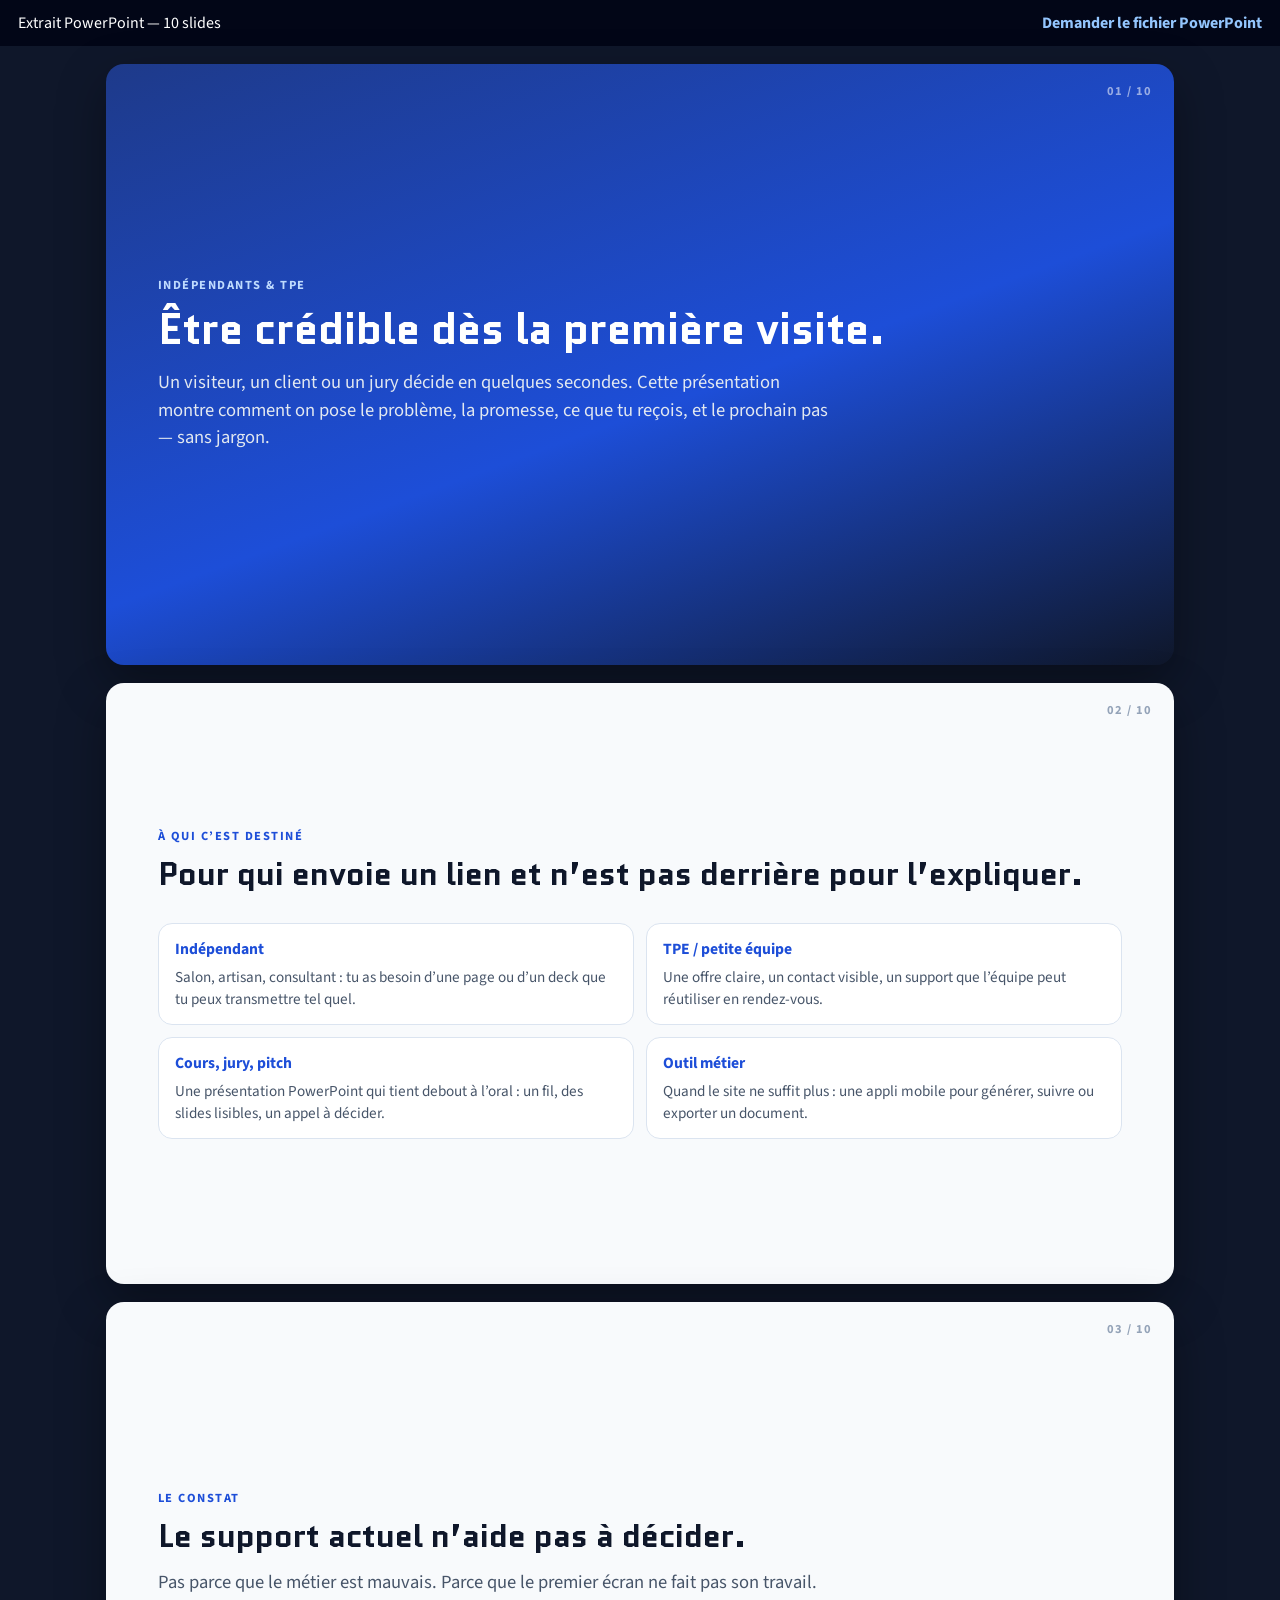
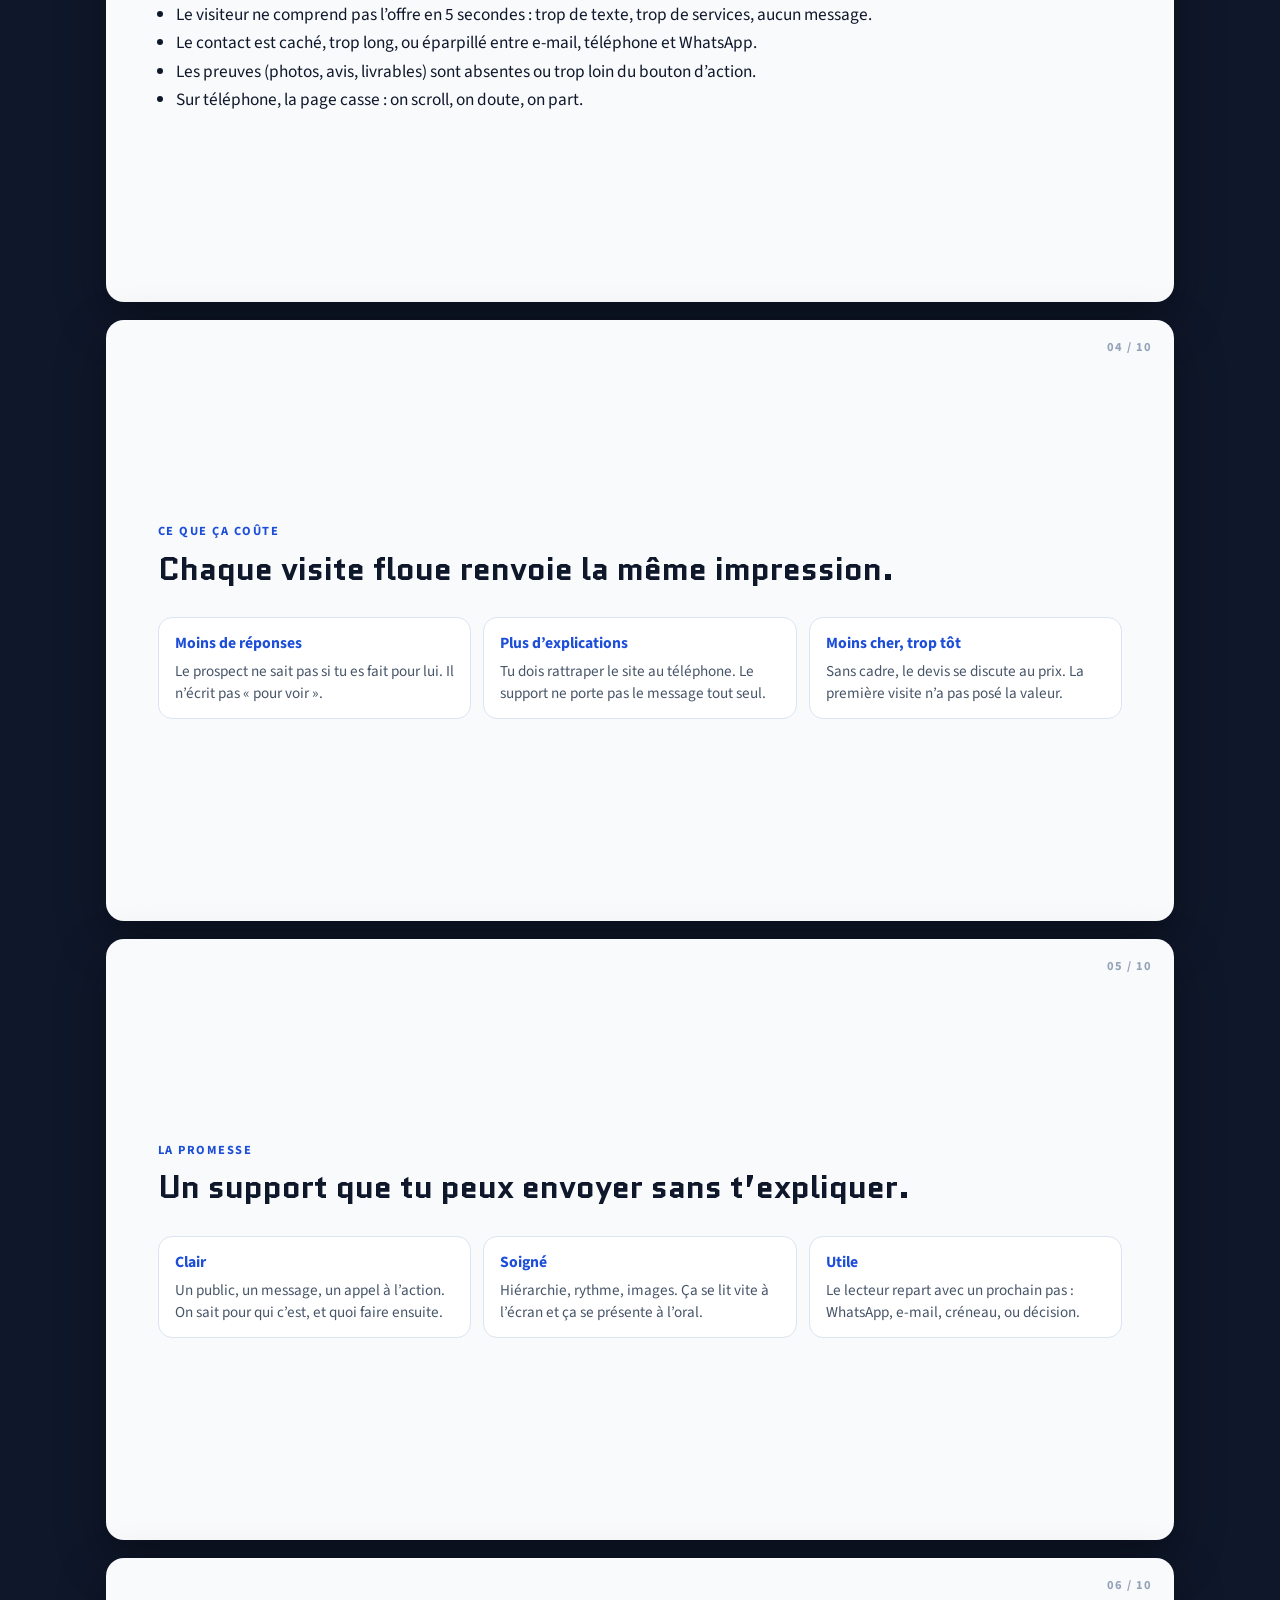
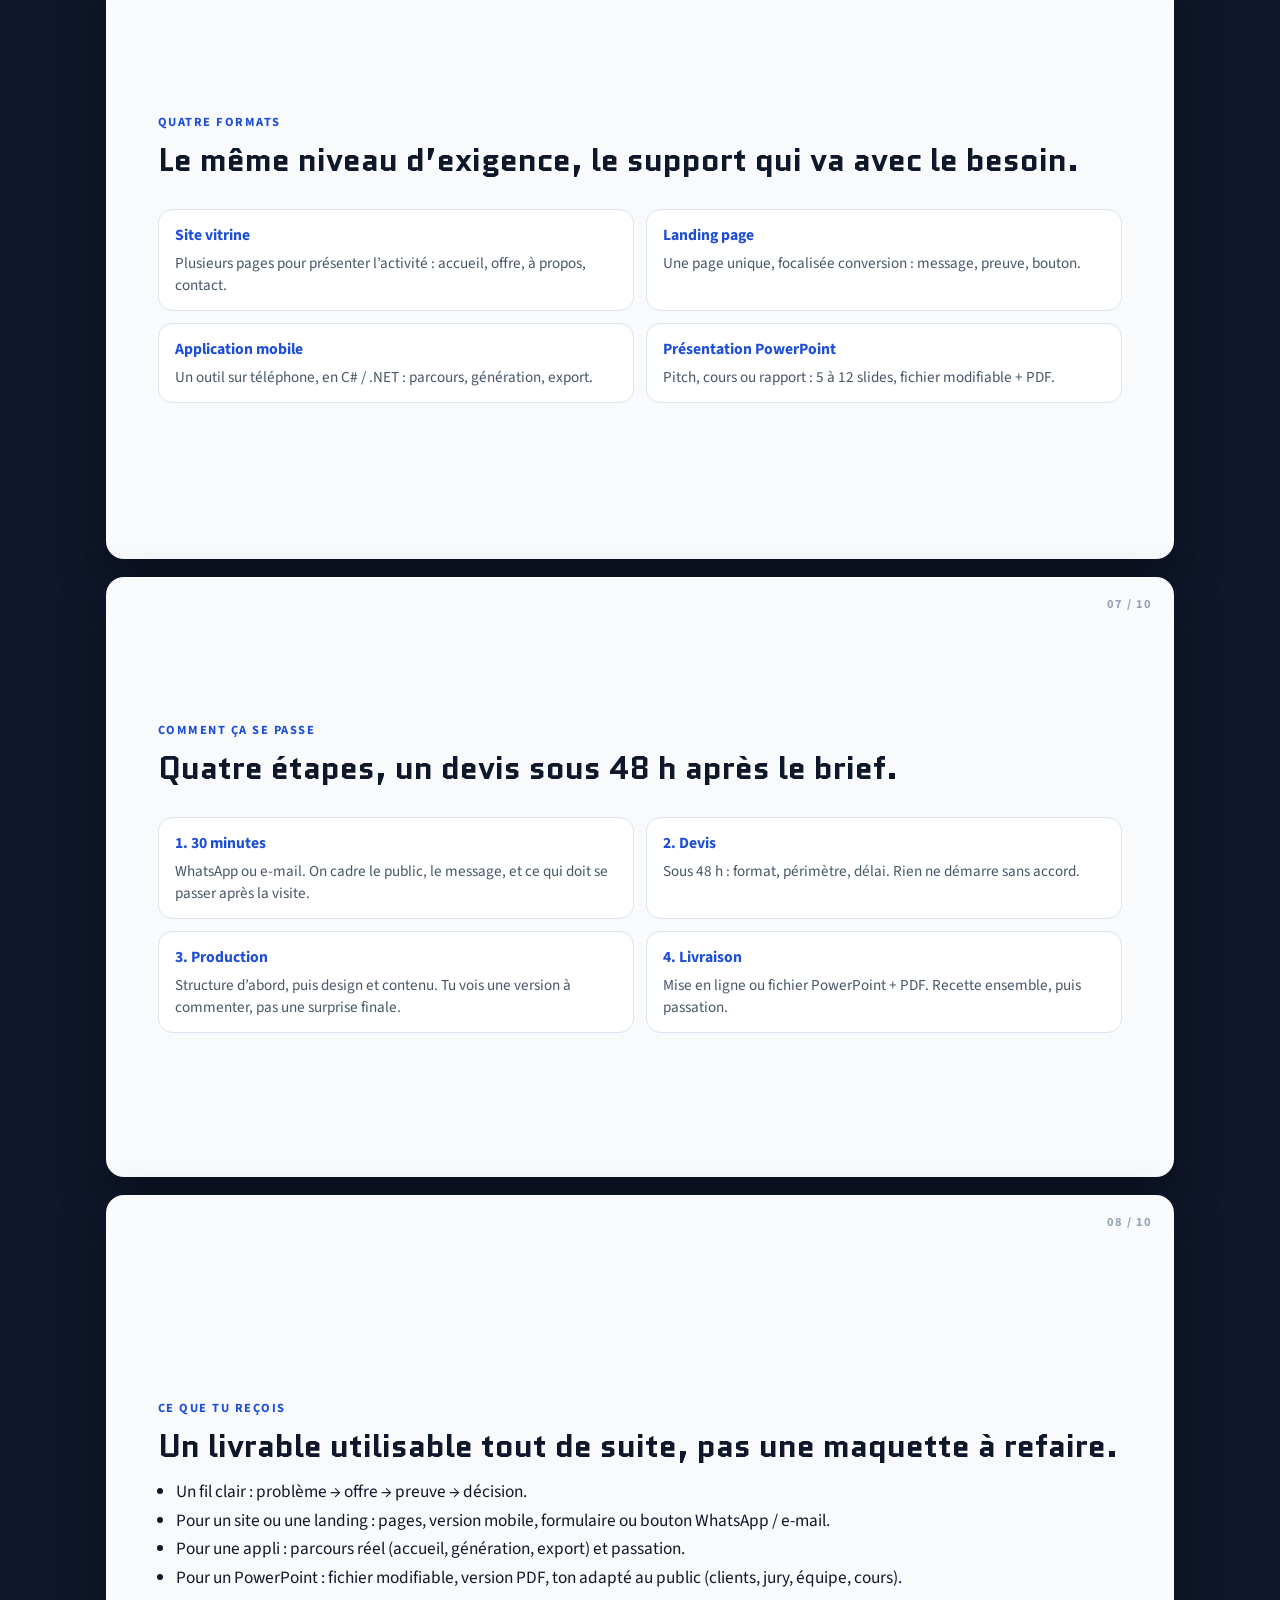
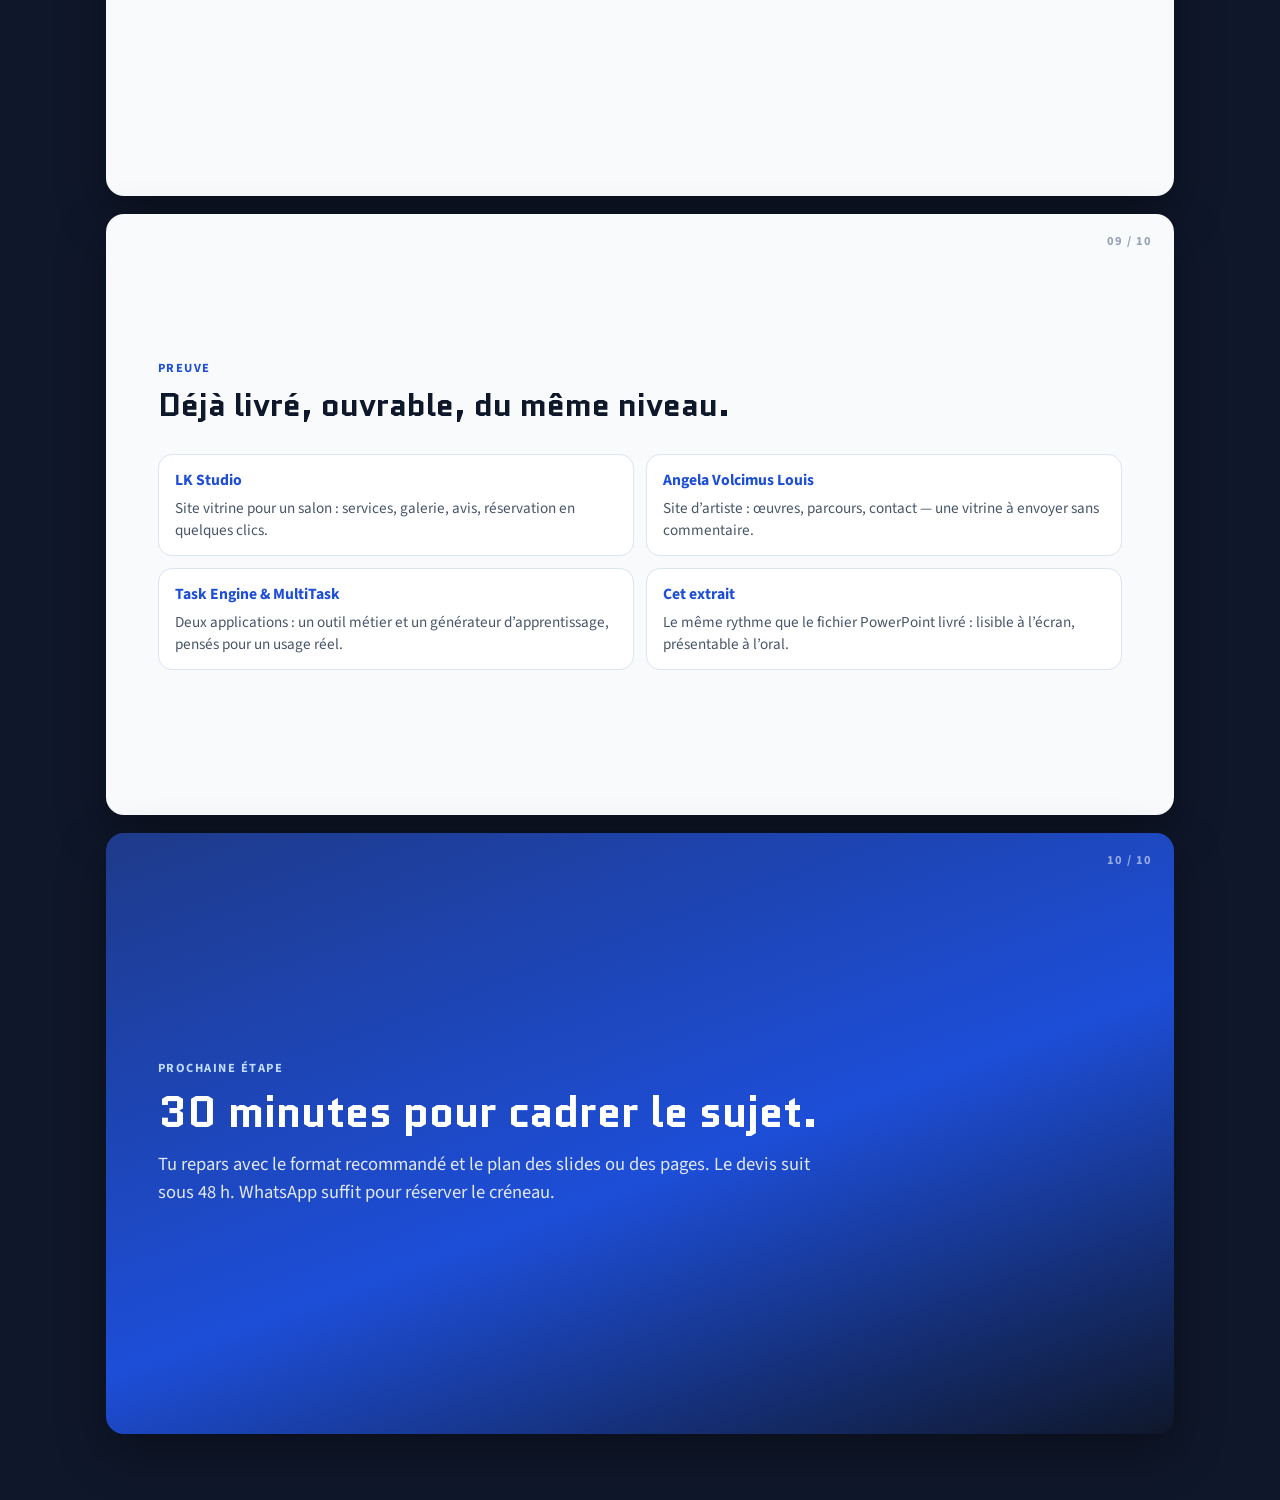
<file: slides/index.html>
<!DOCTYPE html>
<html lang="fr">
  <head>
    <meta charset="UTF-8" />
    <meta name="viewport" content="width=device-width, initial-scale=1" />
    <title>Être crédible dès la première visite — extrait PowerPoint</title>
    <meta
      name="description"
      content="Extrait de présentation professionnelle pour indépendants et TPE. Dix slides : public, constat, formats, déroulement, livrable."
    />
    <link rel="canonical" href="https://marco-ops-code.github.io/slides/" />
    <link rel="preconnect" href="https://fonts.googleapis.com" />
    <link rel="preconnect" href="https://fonts.gstatic.com" crossorigin />
    <link
      href="https://fonts.googleapis.com/css2?family=Quantico:wght@700&family=Source+Sans+3:wght@400;600;700&display=swap"
      rel="stylesheet"
    />
    <style>
      :root {
        --blue: #1d4ed8;
        --ink: #0f172a;
        --muted: #475569;
        --paper: #f8fafc;
      }
      * { box-sizing: border-box; }
      html, body {
        margin: 0;
        max-width: 100%;
        overflow-x: hidden;
        background: #0f172a;
        color: #fff;
        font-family: "Source Sans 3", sans-serif;
      }
      .bar {
        display: flex; justify-content: space-between; align-items: center; gap: 12px;
        padding: 12px 18px; background: #020617;
      }
      .bar span, .bar a { min-width: 0; }
      .bar a { color: #93c5fd; font-weight: 700; text-decoration: none; }
      .deck { max-width: 1100px; width: 100%; margin: 0 auto; padding: 18px 16px 48px; }
      .slide {
        position: relative;
        width: 100%;
        max-width: 100%;
        min-width: 0;
        aspect-ratio: 16 / 9;
        border-radius: 18px;
        padding: clamp(24px, 4.4vw, 52px);
        margin: 0 0 18px;
        background: var(--paper);
        color: var(--ink);
        display: flex; flex-direction: column; justify-content: center;
        box-shadow: 0 18px 48px rgba(0,0,0,.35);
        overflow: hidden;
      }
      .slide.dark { background: linear-gradient(160deg, #1e3a8a, #1d4ed8 55%, #0f172a); color: #fff; }
      .num {
        position: absolute; top: 18px; right: 22px;
        font-size: 0.78rem; font-weight: 700; letter-spacing: 0.08em;
        color: #94a3b8;
      }
      .slide.dark .num { color: rgba(255,255,255,.55); }
      .kicker { letter-spacing: .12em; text-transform: uppercase; font-size: .78rem; font-weight: 700; color: var(--blue); margin: 0 0 10px; }
      .slide.dark .kicker { color: #bfdbfe; }
      h1, h2 { font-family: Quantico, sans-serif; line-height: 1.15; margin: 0 0 14px; overflow-wrap: anywhere; }
      h1 { font-size: clamp(1.55rem, 3.6vw, 2.7rem); }
      h2 { font-size: clamp(1.28rem, 2.6vw, 2rem); }
      p { margin: 0; font-size: clamp(0.98rem, 1.7vw, 1.16rem); line-height: 1.5; color: var(--muted); max-width: 42rem; }
      .slide.dark p { color: #e2e8f0; }
      ul { margin: 0; padding-left: 1.1rem; font-size: clamp(0.98rem, 1.6vw, 1.08rem); line-height: 1.65; }
      .grid { display: grid; grid-template-columns: repeat(3, minmax(0, 1fr)); gap: 12px; margin-top: 16px; }
      .grid-2 { display: grid; grid-template-columns: minmax(0, 1fr) minmax(0, 1fr); gap: 12px; margin-top: 16px; }
      .grid-4 { display: grid; grid-template-columns: minmax(0, 1fr) minmax(0, 1fr); gap: 12px; margin-top: 16px; }
      .card { min-width: 0; background: #fff; border: 1px solid #dbe4f0; border-radius: 14px; padding: 14px 16px; }
      .card strong { display: block; color: var(--blue); margin-bottom: 6px; font-size: 0.98rem; }
      .card span { display: block; color: var(--muted); font-size: 0.95rem; line-height: 1.45; }
      .slide.dark .card { background: rgba(255,255,255,.1); border-color: rgba(255,255,255,.18); color: #fff; }
      .slide.dark .card span { color: #e2e8f0; }
      .lead { margin-bottom: 4px; }
      @media (max-width: 720px) {
        .bar {
          flex-wrap: wrap;
          align-items: flex-start;
          gap: 8px;
          padding: 12px 14px;
        }
        .bar span {
          flex: 1 1 100%;
          font-size: 0.82rem;
          line-height: 1.35;
        }
        .bar a {
          font-size: 0.88rem;
        }
        .deck { padding: 12px 12px 36px; }
        .slide {
          aspect-ratio: auto;
          min-height: 0;
          height: auto;
          padding: 44px 16px 22px;
          border-radius: 14px;
          overflow: visible;
        }
        .grid, .grid-2, .grid-4 {
          grid-template-columns: 1fr;
          gap: 8px;
          margin-top: 12px;
        }
        .card { padding: 12px 14px; }
        .card strong { font-size: 0.92rem; }
        .card span { font-size: 0.88rem; }
        h1 { font-size: 1.28rem; }
        h2 { font-size: 1.08rem; }
        p, ul { font-size: 0.92rem; max-width: none; }
        .num { top: 12px; right: 12px; }
      }
    </style>
  </head>
  <body>
    <div class="bar">
      <span>Extrait PowerPoint — 10 slides</span>
      <a href="../#contact">Demander le fichier PowerPoint</a>
    </div>
    <div class="deck">
      <article class="slide dark">
        <span class="num">01 / 10</span>
        <p class="kicker">Indépendants &amp; TPE</p>
        <h1>Être crédible dès la première visite.</h1>
        <p>
          Un visiteur, un client ou un jury décide en quelques secondes. Cette présentation
          montre comment on pose le problème, la promesse, ce que tu reçois, et le prochain pas —
          sans jargon.
        </p>
      </article>

      <article class="slide">
        <span class="num">02 / 10</span>
        <p class="kicker">À qui c’est destiné</p>
        <h2>Pour qui envoie un lien et n’est pas derrière pour l’expliquer.</h2>
        <div class="grid-2">
          <div class="card">
            <strong>Indépendant</strong>
            <span>Salon, artisan, consultant : tu as besoin d’une page ou d’un deck que tu peux transmettre tel quel.</span>
          </div>
          <div class="card">
            <strong>TPE / petite équipe</strong>
            <span>Une offre claire, un contact visible, un support que l’équipe peut réutiliser en rendez-vous.</span>
          </div>
          <div class="card">
            <strong>Cours, jury, pitch</strong>
            <span>Une présentation PowerPoint qui tient debout à l’oral : un fil, des slides lisibles, un appel à décider.</span>
          </div>
          <div class="card">
            <strong>Outil métier</strong>
            <span>Quand le site ne suffit plus : une appli mobile pour générer, suivre ou exporter un document.</span>
          </div>
        </div>
      </article>

      <article class="slide">
        <span class="num">03 / 10</span>
        <p class="kicker">Le constat</p>
        <h2>Le support actuel n’aide pas à décider.</h2>
        <p class="lead">Pas parce que le métier est mauvais. Parce que le premier écran ne fait pas son travail.</p>
        <ul>
          <li>Le visiteur ne comprend pas l’offre en 5 secondes : trop de texte, trop de services, aucun message.</li>
          <li>Le contact est caché, trop long, ou éparpillé entre e-mail, téléphone et WhatsApp.</li>
          <li>Les preuves (photos, avis, livrables) sont absentes ou trop loin du bouton d’action.</li>
          <li>Sur téléphone, la page casse : on scroll, on doute, on part.</li>
        </ul>
      </article>

      <article class="slide">
        <span class="num">04 / 10</span>
        <p class="kicker">Ce que ça coûte</p>
        <h2>Chaque visite floue renvoie la même impression.</h2>
        <div class="grid">
          <div class="card">
            <strong>Moins de réponses</strong>
            <span>Le prospect ne sait pas si tu es fait pour lui. Il n’écrit pas « pour voir ».</span>
          </div>
          <div class="card">
            <strong>Plus d’explications</strong>
            <span>Tu dois rattraper le site au téléphone. Le support ne porte pas le message tout seul.</span>
          </div>
          <div class="card">
            <strong>Moins cher, trop tôt</strong>
            <span>Sans cadre, le devis se discute au prix. La première visite n’a pas posé la valeur.</span>
          </div>
        </div>
      </article>

      <article class="slide">
        <span class="num">05 / 10</span>
        <p class="kicker">La promesse</p>
        <h2>Un support que tu peux envoyer sans t’expliquer.</h2>
        <div class="grid">
          <div class="card">
            <strong>Clair</strong>
            <span>Un public, un message, un appel à l’action. On sait pour qui c’est, et quoi faire ensuite.</span>
          </div>
          <div class="card">
            <strong>Soigné</strong>
            <span>Hiérarchie, rythme, images. Ça se lit vite à l’écran et ça se présente à l’oral.</span>
          </div>
          <div class="card">
            <strong>Utile</strong>
            <span>Le lecteur repart avec un prochain pas : WhatsApp, e-mail, créneau, ou décision.</span>
          </div>
        </div>
      </article>

      <article class="slide">
        <span class="num">06 / 10</span>
        <p class="kicker">Quatre formats</p>
        <h2>Le même niveau d’exigence, le support qui va avec le besoin.</h2>
        <div class="grid-4">
          <div class="card">
            <strong>Site vitrine</strong>
            <span>Plusieurs pages pour présenter l’activité : accueil, offre, à propos, contact.</span>
          </div>
          <div class="card">
            <strong>Landing page</strong>
            <span>Une page unique, focalisée conversion : message, preuve, bouton.</span>
          </div>
          <div class="card">
            <strong>Application mobile</strong>
            <span>Un outil sur téléphone, en C# / .NET : parcours, génération, export.</span>
          </div>
          <div class="card">
            <strong>Présentation PowerPoint</strong>
            <span>Pitch, cours ou rapport : 5 à 12 slides, fichier modifiable + PDF.</span>
          </div>
        </div>
      </article>

      <article class="slide">
        <span class="num">07 / 10</span>
        <p class="kicker">Comment ça se passe</p>
        <h2>Quatre étapes, un devis sous 48&nbsp;h après le brief.</h2>
        <div class="grid-4">
          <div class="card">
            <strong>1. 30 minutes</strong>
            <span>WhatsApp ou e-mail. On cadre le public, le message, et ce qui doit se passer après la visite.</span>
          </div>
          <div class="card">
            <strong>2. Devis</strong>
            <span>Sous 48&nbsp;h : format, périmètre, délai. Rien ne démarre sans accord.</span>
          </div>
          <div class="card">
            <strong>3. Production</strong>
            <span>Structure d’abord, puis design et contenu. Tu vois une version à commenter, pas une surprise finale.</span>
          </div>
          <div class="card">
            <strong>4. Livraison</strong>
            <span>Mise en ligne ou fichier PowerPoint + PDF. Recette ensemble, puis passation.</span>
          </div>
        </div>
      </article>

      <article class="slide">
        <span class="num">08 / 10</span>
        <p class="kicker">Ce que tu reçois</p>
        <h2>Un livrable utilisable tout de suite, pas une maquette à refaire.</h2>
        <ul>
          <li>Un fil clair : problème → offre → preuve → décision.</li>
          <li>Pour un site ou une landing : pages, version mobile, formulaire ou bouton WhatsApp / e-mail.</li>
          <li>Pour une appli : parcours réel (accueil, génération, export) et passation.</li>
          <li>Pour un PowerPoint : fichier modifiable, version PDF, ton adapté au public (clients, jury, équipe, cours).</li>
        </ul>
      </article>

      <article class="slide">
        <span class="num">09 / 10</span>
        <p class="kicker">Preuve</p>
        <h2>Déjà livré, ouvrable, du même niveau.</h2>
        <div class="grid-2">
          <div class="card">
            <strong>LK Studio</strong>
            <span>Site vitrine pour un salon : services, galerie, avis, réservation en quelques clics.</span>
          </div>
          <div class="card">
            <strong>Angela Volcimus Louis</strong>
            <span>Site d’artiste : œuvres, parcours, contact — une vitrine à envoyer sans commentaire.</span>
          </div>
          <div class="card">
            <strong>Task Engine &amp; MultiTask</strong>
            <span>Deux applications : un outil métier et un générateur d’apprentissage, pensés pour un usage réel.</span>
          </div>
          <div class="card">
            <strong>Cet extrait</strong>
            <span>Le même rythme que le fichier PowerPoint livré : lisible à l’écran, présentable à l’oral.</span>
          </div>
        </div>
      </article>

      <article class="slide dark">
        <span class="num">10 / 10</span>
        <p class="kicker">Prochaine étape</p>
        <h1>30 minutes pour cadrer le sujet.</h1>
        <p>
          Tu repars avec le format recommandé et le plan des slides ou des pages.
          Le devis suit sous 48&nbsp;h. WhatsApp suffit pour réserver le créneau.
        </p>
      </article>
    </div>
  </body>
</html>
</file>
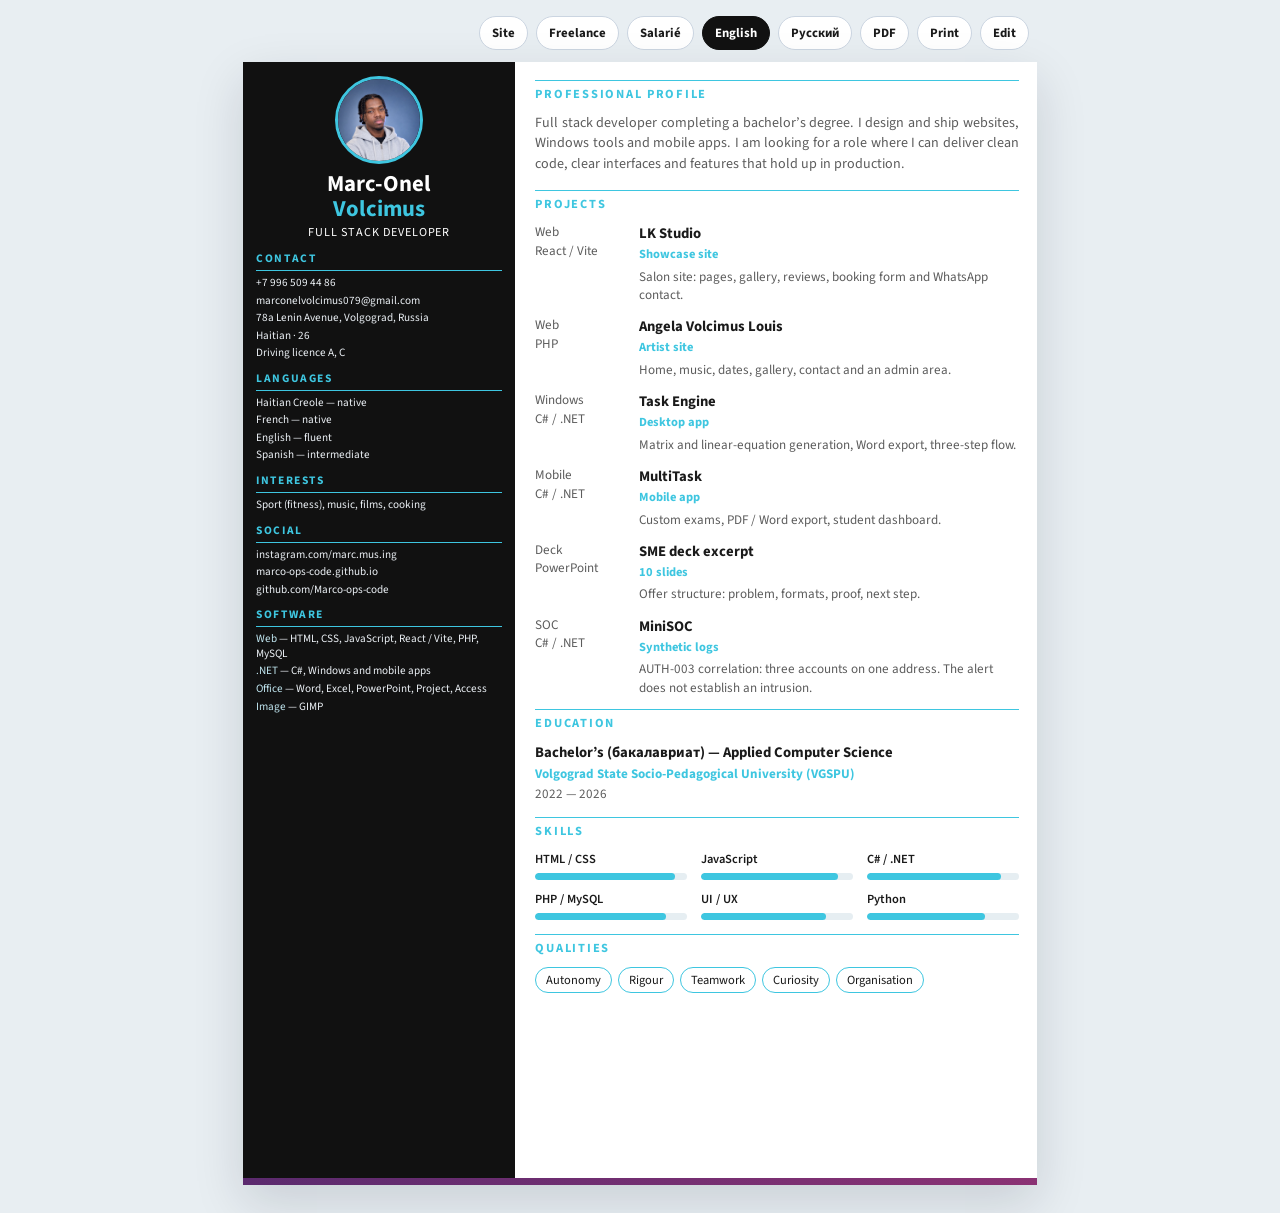
<file: cv-en.html>
<!DOCTYPE html>
<html lang="en">
  <head>
    <meta charset="UTF-8" />
    <meta name="viewport" content="width=device-width, initial-scale=1.0" />
    <title>Resume — Marc-Onel Volcimus</title>
    <meta name="robots" content="noindex" />
    <link rel="icon" href="assets/mark-avatar.jpg?v=1" type="image/jpeg" />
    <link rel="preconnect" href="https://fonts.googleapis.com" />
    <link rel="preconnect" href="https://fonts.gstatic.com" crossorigin />
    <link rel="stylesheet" href="https://fonts.googleapis.com/css2?family=Source+Sans+3:wght@400;600;700&display=swap" />
    <link rel="stylesheet" href="cv.css?v=9" />
    <link rel="stylesheet" href="cv-editor.css?v=4" />
  </head>
  <body>
    <div class="toolbar">
      <a href="index.html">Site</a>
      <a href="cv.html">Freelance</a>
      <a href="cv-salarie.html">Salarié</a>
      <a class="is-current" href="cv-en.html">English</a>
      <a href="cv-ru.html">Русский</a>
      <a href="cv-marc-onel-volcimus-en.pdf" download>PDF</a>
      <button type="button" onclick="window.print()">Print</button>
    </div>
    <main class="sheet">
      <aside class="side">
        <img class="side__photo" src="assets/portrait.jpg?v=5" alt="Portrait of Marc-Onel Volcimus" width="236" height="236" />
        <h1><span>Marc-Onel</span> <b>Volcimus</b></h1>
        <p class="side__role">Full stack developer</p>
        <h2>Contact</h2>
        <ul>
          <li><a href="tel:+79965094486">+7 996 509 44 86</a></li>
          <li><a href="mailto:marconelvolcimus079@gmail.com">marconelvolcimus079@gmail.com</a></li>
          <li>78a Lenin Avenue, Volgograd, Russia</li>
          <li>Haitian · 26</li>
          <li>Driving licence A, C</li>
        </ul>
        <h2>Languages</h2>
        <ul>
          <li>Haitian Creole — native</li>
          <li>French — native</li>
          <li>English — fluent</li>
          <li>Spanish — intermediate</li>
        </ul>
        <h2>Interests</h2>
        <ul>
          <li>Sport (fitness), music, films, cooking</li>
        </ul>
        <h2>Social</h2>
        <ul>
          <li><a href="https://www.instagram.com/marc.mus.ing/">instagram.com/marc.mus.ing</a></li>
          <li><a href="https://marco-ops-code.github.io/">marco-ops-code.github.io</a></li>
          <li><a href="https://github.com/Marco-ops-code">github.com/Marco-ops-code</a></li>
        </ul>
        <h2>Software</h2>
        <ul>
          <li><span class="soft">Web</span> — HTML, CSS, JavaScript, React / Vite, PHP, MySQL</li>
          <li><span class="soft">.NET</span> — C#, Windows and mobile apps</li>
          <li><span class="soft">Office</span> — Word, Excel, PowerPoint, Project, Access</li>
          <li><span class="soft">Image</span> — GIMP</li>
        </ul>
      </aside>
      <div class="main">
        <h2>Professional profile</h2>
        <p class="lead">
          Full stack developer completing a bachelor’s degree. I design and ship websites,
          Windows tools and mobile apps. I am looking for a role where I can deliver clean code,
          clear interfaces and features that hold up in production.
        </p>
        <h2>Projects</h2>
        <article class="job">
          <p class="job__when">Web<br />React / Vite</p>
          <div>
            <h3>LK Studio</h3>
            <p class="meta">Showcase site</p>
            <p>Salon site: pages, gallery, reviews, booking form and WhatsApp contact.</p>
          </div>
        </article>
        <article class="job">
          <p class="job__when">Web<br />PHP</p>
          <div>
            <h3>Angela Volcimus Louis</h3>
            <p class="meta">Artist site</p>
            <p>Home, music, dates, gallery, contact and an admin area.</p>
          </div>
        </article>
        <article class="job">
          <p class="job__when">Windows<br />C# / .NET</p>
          <div>
            <h3>Task Engine</h3>
            <p class="meta">Desktop app</p>
            <p>Matrix and linear-equation generation, Word export, three-step flow.</p>
          </div>
        </article>
        <article class="job">
          <p class="job__when">Mobile<br />C# / .NET</p>
          <div>
            <h3>MultiTask</h3>
            <p class="meta">Mobile app</p>
            <p>Custom exams, PDF / Word export, student dashboard.</p>
          </div>
        </article>
        <article class="job">
          <p class="job__when">Deck<br />PowerPoint</p>
          <div>
            <h3>SME deck excerpt</h3>
            <p class="meta">10 slides</p>
            <p>Offer structure: problem, formats, proof, next step.</p>
          </div>
        </article>
        <article class="job">
          <p class="job__when">SOC<br />C# / .NET</p>
          <div>
            <h3>MiniSOC</h3>
            <p class="meta">Synthetic logs</p>
            <p>AUTH-003 correlation: three accounts on one address. The alert does not establish an intrusion.</p>
          </div>
        </article>
        <h2>Education</h2>
        <div class="edu-block">
          <strong>Bachelor’s (бакалавриат) — Applied Computer Science</strong>
          <p class="meta">Volgograd State Socio-Pedagogical University (VGSPU)</p>
          <p>2022 — 2026</p>
        </div>
        <h2>Skills</h2>
        <div class="bars">
          <div class="bar" style="--lvl: 92%"><span>HTML / CSS</span><i><em></em></i></div>
          <div class="bar" style="--lvl: 90%"><span>JavaScript</span><i><em></em></i></div>
          <div class="bar" style="--lvl: 88%"><span>C# / .NET</span><i><em></em></i></div>
          <div class="bar" style="--lvl: 86%"><span>PHP / MySQL</span><i><em></em></i></div>
          <div class="bar" style="--lvl: 82%"><span>UI / UX</span><i><em></em></i></div>
          <div class="bar" style="--lvl: 78%"><span>Python</span><i><em></em></i></div>
        </div>
        <h2>Qualities</h2>
        <ul class="qualities">
          <li>Autonomy</li>
          <li>Rigour</li>
          <li>Teamwork</li>
          <li>Curiosity</li>
          <li>Organisation</li>
        </ul>
      </div>
      <span class="sheet__bar" aria-hidden="true"></span>
    </main>
    <script src="cv-editor.js?v=4"></script>
  </body>
</html>
</file>
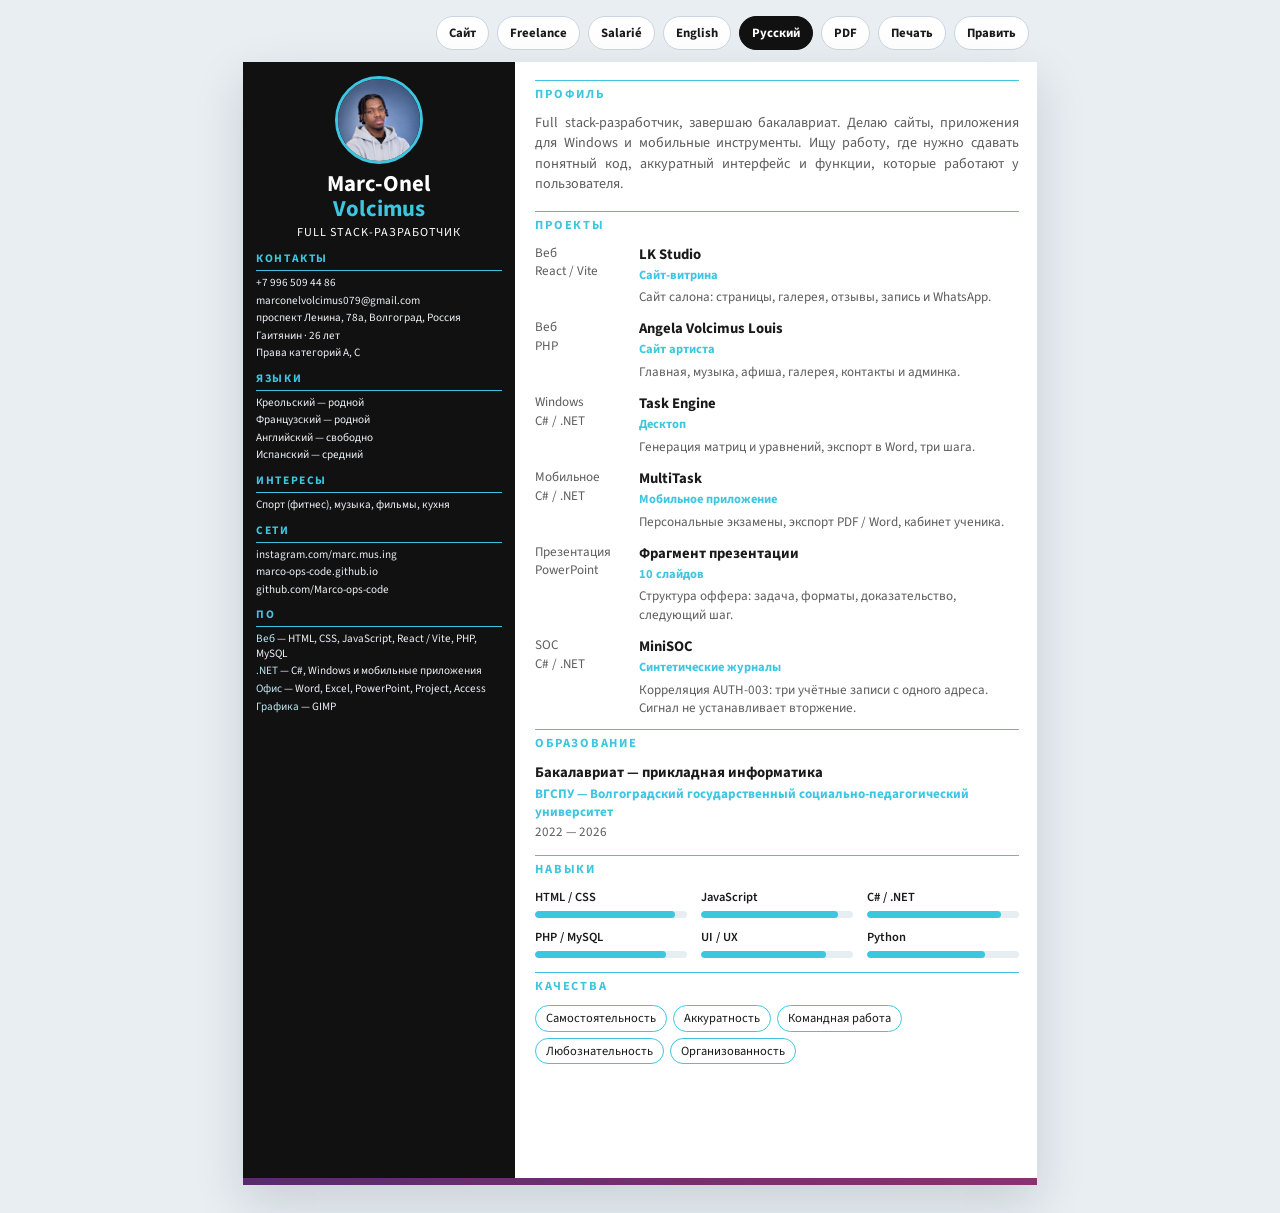
<file: cv-ru.html>
<!DOCTYPE html>
<html lang="ru">
  <head>
    <meta charset="UTF-8" />
    <meta name="viewport" content="width=device-width, initial-scale=1.0" />
    <title>Резюме — Marc-Onel Volcimus</title>
    <meta name="robots" content="noindex" />
    <link rel="icon" href="assets/mark-avatar.jpg?v=1" type="image/jpeg" />
    <link rel="preconnect" href="https://fonts.googleapis.com" />
    <link rel="preconnect" href="https://fonts.gstatic.com" crossorigin />
    <link rel="stylesheet" href="https://fonts.googleapis.com/css2?family=Source+Sans+3:wght@400;600;700&subset=cyrillic&display=swap" />
    <link rel="stylesheet" href="cv.css?v=9" />
    <link rel="stylesheet" href="cv-editor.css?v=4" />
  </head>
  <body>
    <div class="toolbar">
      <a href="index.html">Сайт</a>
      <a href="cv.html">Freelance</a>
      <a href="cv-salarie.html">Salarié</a>
      <a href="cv-en.html">English</a>
      <a class="is-current" href="cv-ru.html">Русский</a>
      <a href="cv-marc-onel-volcimus-ru.pdf" download>PDF</a>
      <button type="button" onclick="window.print()">Печать</button>
    </div>
    <main class="sheet">
      <aside class="side">
        <img class="side__photo" src="assets/portrait.jpg?v=5" alt="Портрет Marc-Onel Volcimus" width="236" height="236" />
        <h1><span>Marc-Onel</span> <b>Volcimus</b></h1>
        <p class="side__role">Full stack-разработчик</p>
        <h2>Контакты</h2>
        <ul>
          <li><a href="tel:+79965094486">+7 996 509 44 86</a></li>
          <li><a href="mailto:marconelvolcimus079@gmail.com">marconelvolcimus079@gmail.com</a></li>
          <li>проспект Ленина, 78а, Волгоград, Россия</li>
          <li>Гаитянин · 26 лет</li>
          <li>Права категорий A, C</li>
        </ul>
        <h2>Языки</h2>
        <ul>
          <li>Креольский — родной</li>
          <li>Французский — родной</li>
          <li>Английский — свободно</li>
          <li>Испанский — средний</li>
        </ul>
        <h2>Интересы</h2>
        <ul>
          <li>Спорт (фитнес), музыка, фильмы, кухня</li>
        </ul>
        <h2>Сети</h2>
        <ul>
          <li><a href="https://www.instagram.com/marc.mus.ing/">instagram.com/marc.mus.ing</a></li>
          <li><a href="https://marco-ops-code.github.io/">marco-ops-code.github.io</a></li>
          <li><a href="https://github.com/Marco-ops-code">github.com/Marco-ops-code</a></li>
        </ul>
        <h2>ПО</h2>
        <ul>
          <li><span class="soft">Веб</span> — HTML, CSS, JavaScript, React / Vite, PHP, MySQL</li>
          <li><span class="soft">.NET</span> — C#, Windows и мобильные приложения</li>
          <li><span class="soft">Офис</span> — Word, Excel, PowerPoint, Project, Access</li>
          <li><span class="soft">Графика</span> — GIMP</li>
        </ul>
      </aside>
      <div class="main">
        <h2>Профиль</h2>
        <p class="lead">
          Full stack-разработчик, завершаю бакалавриат. Делаю сайты, приложения для Windows
          и мобильные инструменты. Ищу работу, где нужно сдавать понятный код, аккуратный интерфейс
          и функции, которые работают у пользователя.
        </p>
        <h2>Проекты</h2>
        <article class="job">
          <p class="job__when">Веб<br />React / Vite</p>
          <div>
            <h3>LK Studio</h3>
            <p class="meta">Сайт-витрина</p>
            <p>Сайт салона: страницы, галерея, отзывы, запись и WhatsApp.</p>
          </div>
        </article>
        <article class="job">
          <p class="job__when">Веб<br />PHP</p>
          <div>
            <h3>Angela Volcimus Louis</h3>
            <p class="meta">Сайт артиста</p>
            <p>Главная, музыка, афиша, галерея, контакты и админка.</p>
          </div>
        </article>
        <article class="job">
          <p class="job__when">Windows<br />C# / .NET</p>
          <div>
            <h3>Task Engine</h3>
            <p class="meta">Десктоп</p>
            <p>Генерация матриц и уравнений, экспорт в Word, три шага.</p>
          </div>
        </article>
        <article class="job">
          <p class="job__when">Мобильное<br />C# / .NET</p>
          <div>
            <h3>MultiTask</h3>
            <p class="meta">Мобильное приложение</p>
            <p>Персональные экзамены, экспорт PDF / Word, кабинет ученика.</p>
          </div>
        </article>
        <article class="job">
          <p class="job__when">Презентация<br />PowerPoint</p>
          <div>
            <h3>Фрагмент презентации</h3>
            <p class="meta">10 слайдов</p>
            <p>Структура оффера: задача, форматы, доказательство, следующий шаг.</p>
          </div>
        </article>
        <article class="job">
          <p class="job__when">SOC<br />C# / .NET</p>
          <div>
            <h3>MiniSOC</h3>
            <p class="meta">Синтетические журналы</p>
            <p>Корреляция AUTH-003: три учётные записи с одного адреса. Сигнал не устанавливает вторжение.</p>
          </div>
        </article>
        <h2>Образование</h2>
        <div class="edu-block">
          <strong>Бакалавриат — прикладная информатика</strong>
          <p class="meta">ВГСПУ — Волгоградский государственный социально-педагогический университет</p>
          <p>2022 — 2026</p>
        </div>
        <h2>Навыки</h2>
        <div class="bars">
          <div class="bar" style="--lvl: 92%"><span>HTML / CSS</span><i><em></em></i></div>
          <div class="bar" style="--lvl: 90%"><span>JavaScript</span><i><em></em></i></div>
          <div class="bar" style="--lvl: 88%"><span>C# / .NET</span><i><em></em></i></div>
          <div class="bar" style="--lvl: 86%"><span>PHP / MySQL</span><i><em></em></i></div>
          <div class="bar" style="--lvl: 82%"><span>UI / UX</span><i><em></em></i></div>
          <div class="bar" style="--lvl: 78%"><span>Python</span><i><em></em></i></div>
        </div>
        <h2>Качества</h2>
        <ul class="qualities">
          <li>Самостоятельность</li>
          <li>Аккуратность</li>
          <li>Командная работа</li>
          <li>Любознательность</li>
          <li>Организованность</li>
        </ul>
      </div>
      <span class="sheet__bar" aria-hidden="true"></span>
    </main>
    <script src="cv-editor.js?v=4"></script>
  </body>
</html>
</file>
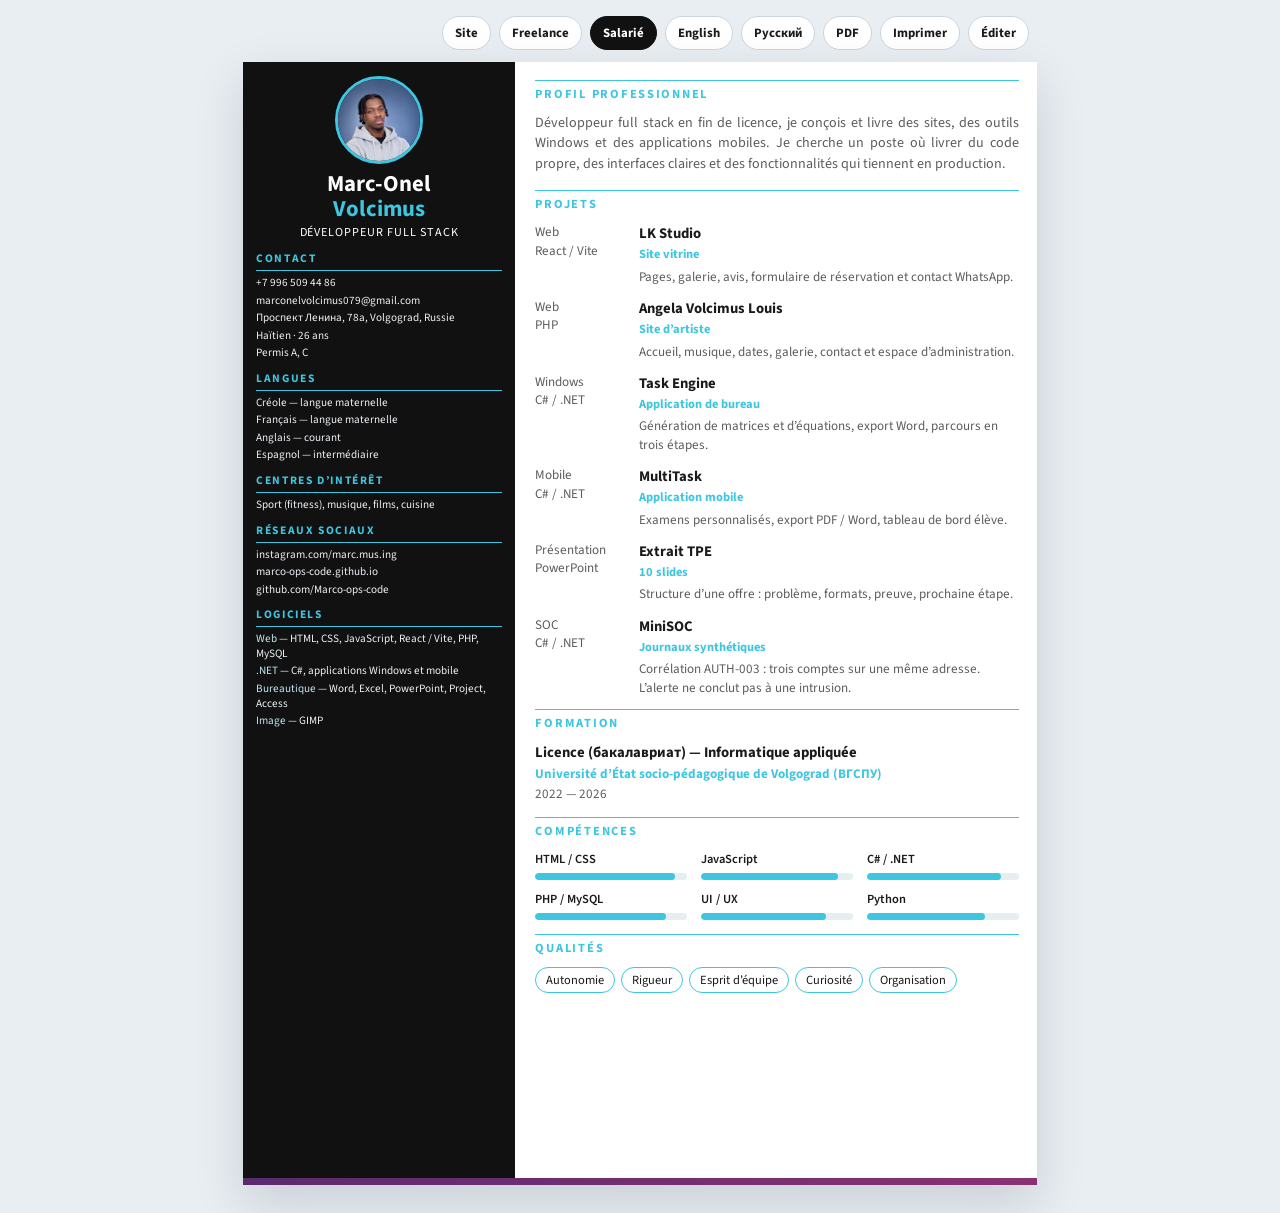
<file: cv-salarie.html>
<!DOCTYPE html>
<html lang="fr">
  <head>
    <meta charset="UTF-8" />
    <meta name="viewport" content="width=device-width, initial-scale=1.0" />
    <title>CV salarié — Marc-Onel Volcimus</title>
    <meta name="robots" content="noindex" />
    <link rel="icon" href="assets/mark-avatar.jpg?v=1" type="image/jpeg" />
    <link rel="preconnect" href="https://fonts.googleapis.com" />
    <link rel="preconnect" href="https://fonts.gstatic.com" crossorigin />
    <link rel="stylesheet" href="https://fonts.googleapis.com/css2?family=Source+Sans+3:wght@400;600;700&display=swap" />
    <link rel="stylesheet" href="cv.css?v=9" />
    <link rel="stylesheet" href="cv-editor.css?v=4" />
  </head>
  <body>
    <div class="toolbar">
      <a href="index.html">Site</a>
      <a href="cv.html">Freelance</a>
      <a class="is-current" href="cv-salarie.html">Salarié</a>
      <a href="cv-en.html">English</a>
      <a href="cv-ru.html">Русский</a>
      <a href="cv-marc-onel-volcimus-salarie.pdf" download>PDF</a>
      <button type="button" onclick="window.print()">Imprimer</button>
    </div>
    <main class="sheet">
      <aside class="side">
        <img class="side__photo" src="assets/portrait.jpg?v=5" alt="Portrait de Marc-Onel Volcimus" width="236" height="236" />
        <h1><span>Marc-Onel</span> <b>Volcimus</b></h1>
        <p class="side__role">Développeur full stack</p>
        <h2>Contact</h2>
        <ul>
          <li><a href="tel:+79965094486">+7 996 509 44 86</a></li>
          <li><a href="mailto:marconelvolcimus079@gmail.com">marconelvolcimus079@gmail.com</a></li>
          <li>Проспект Ленина, 78а, Volgograd, Russie</li>
          <li>Haïtien · 26 ans</li>
          <li>Permis A, C</li>
        </ul>
        <h2>Langues</h2>
        <ul>
          <li>Créole — langue maternelle</li>
          <li>Français — langue maternelle</li>
          <li>Anglais — courant</li>
          <li>Espagnol — intermédiaire</li>
        </ul>
        <h2>Centres d’intérêt</h2>
        <ul>
          <li>Sport (fitness), musique, films, cuisine</li>
        </ul>
        <h2>Réseaux sociaux</h2>
        <ul>
          <li><a href="https://www.instagram.com/marc.mus.ing/">instagram.com/marc.mus.ing</a></li>
          <li><a href="https://marco-ops-code.github.io/">marco-ops-code.github.io</a></li>
          <li><a href="https://github.com/Marco-ops-code">github.com/Marco-ops-code</a></li>
        </ul>
        <h2>Logiciels</h2>
        <ul>
          <li><span class="soft">Web</span> — HTML, CSS, JavaScript, React / Vite, PHP, MySQL</li>
          <li><span class="soft">.NET</span> — C#, applications Windows et mobile</li>
          <li><span class="soft">Bureautique</span> — Word, Excel, PowerPoint, Project, Access</li>
          <li><span class="soft">Image</span> — GIMP</li>
        </ul>
      </aside>
      <div class="main">
        <h2>Profil professionnel</h2>
        <p class="lead">
          Développeur full stack en fin de licence, je conçois et livre des sites, des outils Windows
          et des applications mobiles. Je cherche un poste où livrer du code propre, des interfaces
          claires et des fonctionnalités qui tiennent en production.
        </p>
        <h2>Projets</h2>
        <article class="job">
          <p class="job__when">Web<br />React / Vite</p>
          <div>
            <h3>LK Studio</h3>
            <p class="meta">Site vitrine</p>
            <p>Pages, galerie, avis, formulaire de réservation et contact WhatsApp.</p>
          </div>
        </article>
        <article class="job">
          <p class="job__when">Web<br />PHP</p>
          <div>
            <h3>Angela Volcimus Louis</h3>
            <p class="meta">Site d’artiste</p>
            <p>Accueil, musique, dates, galerie, contact et espace d’administration.</p>
          </div>
        </article>
        <article class="job">
          <p class="job__when">Windows<br />C# / .NET</p>
          <div>
            <h3>Task Engine</h3>
            <p class="meta">Application de bureau</p>
            <p>Génération de matrices et d’équations, export Word, parcours en trois étapes.</p>
          </div>
        </article>
        <article class="job">
          <p class="job__when">Mobile<br />C# / .NET</p>
          <div>
            <h3>MultiTask</h3>
            <p class="meta">Application mobile</p>
            <p>Examens personnalisés, export PDF / Word, tableau de bord élève.</p>
          </div>
        </article>
        <article class="job">
          <p class="job__when">Présentation<br />PowerPoint</p>
          <div>
            <h3>Extrait TPE</h3>
            <p class="meta">10 slides</p>
            <p>Structure d’une offre : problème, formats, preuve, prochaine étape.</p>
          </div>
        </article>
        <article class="job">
          <p class="job__when">SOC<br />C# / .NET</p>
          <div>
            <h3>MiniSOC</h3>
            <p class="meta">Journaux synthétiques</p>
            <p>Corrélation AUTH-003 : trois comptes sur une même adresse. L’alerte ne conclut pas à une intrusion.</p>
          </div>
        </article>
        <h2>Formation</h2>
        <div class="edu-block">
          <strong>Licence (бакалавриат) — Informatique appliquée</strong>
          <p class="meta">Université d’État socio-pédagogique de Volgograd (ВГСПУ)</p>
          <p>2022 — 2026</p>
        </div>
        <h2>Compétences</h2>
        <div class="bars">
          <div class="bar" style="--lvl: 92%"><span>HTML / CSS</span><i><em></em></i></div>
          <div class="bar" style="--lvl: 90%"><span>JavaScript</span><i><em></em></i></div>
          <div class="bar" style="--lvl: 88%"><span>C# / .NET</span><i><em></em></i></div>
          <div class="bar" style="--lvl: 86%"><span>PHP / MySQL</span><i><em></em></i></div>
          <div class="bar" style="--lvl: 82%"><span>UI / UX</span><i><em></em></i></div>
          <div class="bar" style="--lvl: 78%"><span>Python</span><i><em></em></i></div>
        </div>
        <h2>Qualités</h2>
        <ul class="qualities">
          <li>Autonomie</li>
          <li>Rigueur</li>
          <li>Esprit d’équipe</li>
          <li>Curiosité</li>
          <li>Organisation</li>
        </ul>
      </div>
      <span class="sheet__bar" aria-hidden="true"></span>
    </main>
    <script src="cv-editor.js?v=4"></script>
  </body>
</html>
</file>
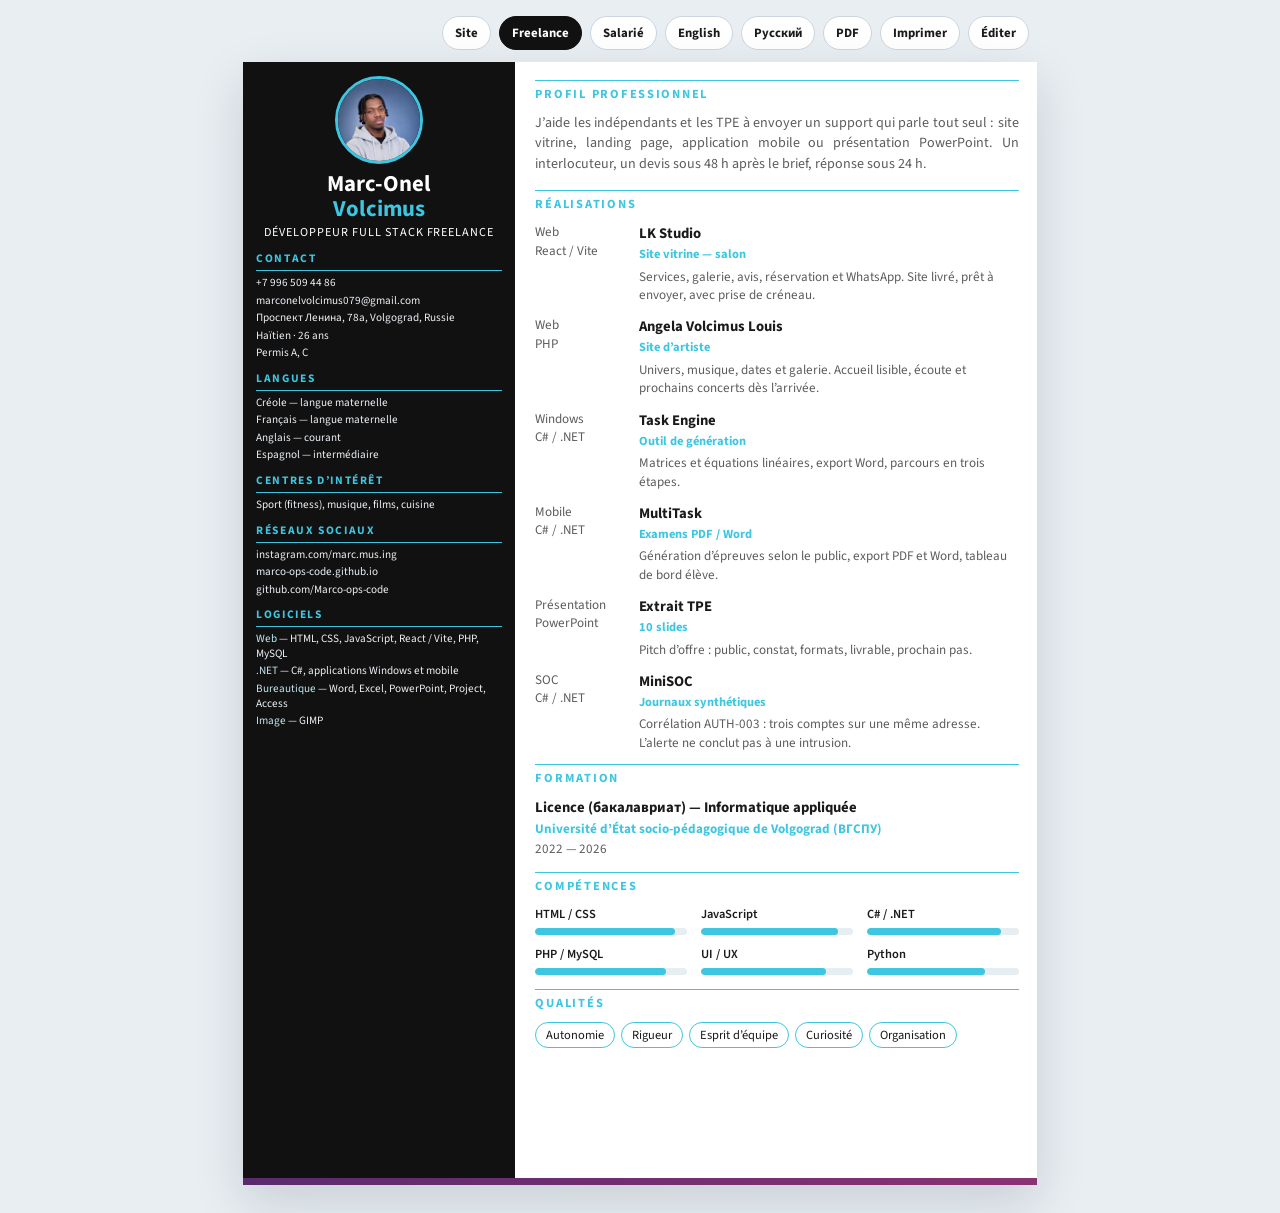
<file: cv.html>
<!DOCTYPE html>
<html lang="fr">
  <head>
    <meta charset="UTF-8" />
    <meta name="viewport" content="width=device-width, initial-scale=1.0" />
    <title>CV freelance — Marc-Onel Volcimus</title>
    <meta name="robots" content="noindex" />
    <link rel="icon" href="assets/mark-avatar.jpg?v=1" type="image/jpeg" />
    <link rel="preconnect" href="https://fonts.googleapis.com" />
    <link rel="preconnect" href="https://fonts.gstatic.com" crossorigin />
    <link rel="stylesheet" href="https://fonts.googleapis.com/css2?family=Source+Sans+3:wght@400;600;700&display=swap" />
    <link rel="stylesheet" href="cv.css?v=9" />
    <link rel="stylesheet" href="cv-editor.css?v=4" />
  </head>
  <body>
    <div class="toolbar">
      <a href="index.html">Site</a>
      <a class="is-current" href="cv.html">Freelance</a>
      <a href="cv-salarie.html">Salarié</a>
      <a href="cv-en.html">English</a>
      <a href="cv-ru.html">Русский</a>
      <a href="cv-marc-onel-volcimus.pdf" download>PDF</a>
      <button type="button" onclick="window.print()">Imprimer</button>
    </div>
    <main class="sheet">
      <aside class="side">
        <img class="side__photo" src="assets/portrait.jpg?v=5" alt="Portrait de Marc-Onel Volcimus" width="236" height="236" />
        <h1><span>Marc-Onel</span> <b>Volcimus</b></h1>
        <p class="side__role">Développeur full stack freelance</p>
        <h2>Contact</h2>
        <ul>
          <li><a href="tel:+79965094486">+7 996 509 44 86</a></li>
          <li><a href="mailto:marconelvolcimus079@gmail.com">marconelvolcimus079@gmail.com</a></li>
          <li>Проспект Ленина, 78а, Volgograd, Russie</li>
          <li>Haïtien · 26 ans</li>
          <li>Permis A, C</li>
        </ul>
        <h2>Langues</h2>
        <ul>
          <li>Créole — langue maternelle</li>
          <li>Français — langue maternelle</li>
          <li>Anglais — courant</li>
          <li>Espagnol — intermédiaire</li>
        </ul>
        <h2>Centres d’intérêt</h2>
        <ul>
          <li>Sport (fitness), musique, films, cuisine</li>
        </ul>
        <h2>Réseaux sociaux</h2>
        <ul>
          <li><a href="https://www.instagram.com/marc.mus.ing/">instagram.com/marc.mus.ing</a></li>
          <li><a href="https://marco-ops-code.github.io/">marco-ops-code.github.io</a></li>
          <li><a href="https://github.com/Marco-ops-code">github.com/Marco-ops-code</a></li>
        </ul>
        <h2>Logiciels</h2>
        <ul>
          <li><span class="soft">Web</span> — HTML, CSS, JavaScript, React / Vite, PHP, MySQL</li>
          <li><span class="soft">.NET</span> — C#, applications Windows et mobile</li>
          <li><span class="soft">Bureautique</span> — Word, Excel, PowerPoint, Project, Access</li>
          <li><span class="soft">Image</span> — GIMP</li>
        </ul>
      </aside>
      <div class="main">
        <h2>Profil professionnel</h2>
        <p class="lead">
          J’aide les indépendants et les TPE à envoyer un support qui parle tout seul :
          site vitrine, landing page, application mobile ou présentation PowerPoint.
          Un interlocuteur, un devis sous 48&nbsp;h après le brief, réponse sous 24&nbsp;h.
        </p>
        <h2>Réalisations</h2>
        <article class="job">
          <p class="job__when">Web<br />React / Vite</p>
          <div>
            <h3>LK Studio</h3>
            <p class="meta">Site vitrine — salon</p>
            <p>Services, galerie, avis, réservation et WhatsApp. Site livré, prêt à envoyer, avec prise de créneau.</p>
          </div>
        </article>
        <article class="job">
          <p class="job__when">Web<br />PHP</p>
          <div>
            <h3>Angela Volcimus Louis</h3>
            <p class="meta">Site d’artiste</p>
            <p>Univers, musique, dates et galerie. Accueil lisible, écoute et prochains concerts dès l’arrivée.</p>
          </div>
        </article>
        <article class="job">
          <p class="job__when">Windows<br />C# / .NET</p>
          <div>
            <h3>Task Engine</h3>
            <p class="meta">Outil de génération</p>
            <p>Matrices et équations linéaires, export Word, parcours en trois étapes.</p>
          </div>
        </article>
        <article class="job">
          <p class="job__when">Mobile<br />C# / .NET</p>
          <div>
            <h3>MultiTask</h3>
            <p class="meta">Examens PDF / Word</p>
            <p>Génération d’épreuves selon le public, export PDF et Word, tableau de bord élève.</p>
          </div>
        </article>
        <article class="job">
          <p class="job__when">Présentation<br />PowerPoint</p>
          <div>
            <h3>Extrait TPE</h3>
            <p class="meta">10 slides</p>
            <p>Pitch d’offre : public, constat, formats, livrable, prochain pas.</p>
          </div>
        </article>
        <article class="job">
          <p class="job__when">SOC<br />C# / .NET</p>
          <div>
            <h3>MiniSOC</h3>
            <p class="meta">Journaux synthétiques</p>
            <p>Corrélation AUTH-003 : trois comptes sur une même adresse. L’alerte ne conclut pas à une intrusion.</p>
          </div>
        </article>
        <h2>Formation</h2>
        <div class="edu-block">
          <strong>Licence (бакалавриат) — Informatique appliquée</strong>
          <p class="meta">Université d’État socio-pédagogique de Volgograd (ВГСПУ)</p>
          <p>2022 — 2026</p>
        </div>
        <h2>Compétences</h2>
        <div class="bars">
          <div class="bar" style="--lvl: 92%"><span>HTML / CSS</span><i><em></em></i></div>
          <div class="bar" style="--lvl: 90%"><span>JavaScript</span><i><em></em></i></div>
          <div class="bar" style="--lvl: 88%"><span>C# / .NET</span><i><em></em></i></div>
          <div class="bar" style="--lvl: 86%"><span>PHP / MySQL</span><i><em></em></i></div>
          <div class="bar" style="--lvl: 82%"><span>UI / UX</span><i><em></em></i></div>
          <div class="bar" style="--lvl: 78%"><span>Python</span><i><em></em></i></div>
        </div>
        <h2>Qualités</h2>
        <ul class="qualities">
          <li>Autonomie</li>
          <li>Rigueur</li>
          <li>Esprit d’équipe</li>
          <li>Curiosité</li>
          <li>Organisation</li>
        </ul>
      </div>
      <span class="sheet__bar" aria-hidden="true"></span>
    </main>
    <script src="cv-editor.js?v=4"></script>
  </body>
</html>
</file>
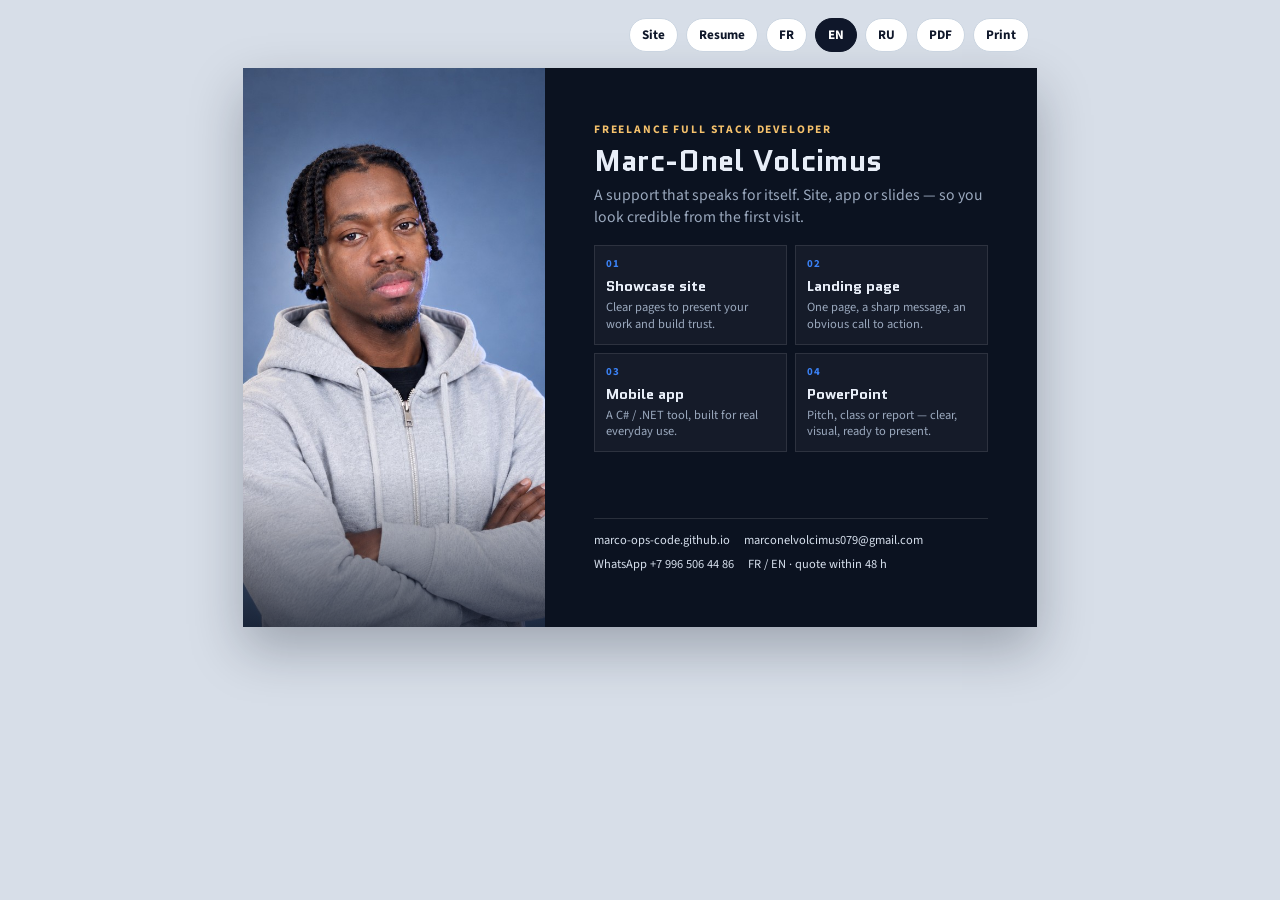
<file: flyer-en.html>
<!DOCTYPE html>
<html lang="en">
  <head>
    <meta charset="UTF-8" />
    <meta name="viewport" content="width=device-width, initial-scale=1.0" />
    <title>Flyer — Marc-Onel Volcimus</title>
    <meta name="robots" content="noindex" />
    <link rel="icon" href="assets/mark-avatar.jpg?v=1" type="image/jpeg" />
    <link rel="preconnect" href="https://fonts.googleapis.com" />
    <link rel="preconnect" href="https://fonts.gstatic.com" crossorigin />
    <link
      rel="stylesheet"
      href="https://fonts.googleapis.com/css2?family=Quantico:wght@700&family=Source+Sans+3:wght@400;600;700&display=swap"
    />
    <link rel="stylesheet" href="flyer.css?v=2" />
  </head>
  <body>
    <div class="toolbar">
      <a href="index.html">Site</a>
      <a href="cv-en.html">Resume</a>
      <a href="flyer-fr.html">FR</a>
      <a class="is-current" href="flyer-en.html">EN</a>
      <a href="flyer-ru.html">RU</a>
      <a href="flyer-marc-onel-volcimus-en.pdf" download>PDF</a>
      <button type="button" onclick="window.print()">Print</button>
    </div>
    <article class="flyer">
      <div class="flyer__photo">
        <img src="assets/portrait.jpg?v=5" alt="Marc-Onel Volcimus" width="768" height="1024" />
      </div>
      <div class="flyer__body">
        <div>
          <p class="kicker">Freelance full stack developer</p>
          <h1>Marc-Onel Volcimus</h1>
          <p class="lead">A support that speaks for itself. Site, app or slides — so you look credible from the first visit.</p>
          <div class="offers">
            <div class="offer">
              <span>01</span>
              <strong>Showcase site</strong>
              <p>Clear pages to present your work and build trust.</p>
            </div>
            <div class="offer">
              <span>02</span>
              <strong>Landing page</strong>
              <p>One page, a sharp message, an obvious call to action.</p>
            </div>
            <div class="offer">
              <span>03</span>
              <strong>Mobile app</strong>
              <p>A C# / .NET tool, built for real everyday use.</p>
            </div>
            <div class="offer">
              <span>04</span>
              <strong>PowerPoint</strong>
              <p>Pitch, class or report — clear, visual, ready to present.</p>
            </div>
          </div>
        </div>
        <p class="contact">
          <a href="https://marco-ops-code.github.io/">marco-ops-code.github.io</a>
          <a href="mailto:marconelvolcimus079@gmail.com">marconelvolcimus079@gmail.com</a>
          <a href="https://wa.me/79965064486">WhatsApp +7 996 506 44 86</a>
          <span>FR / EN · quote within 48 h</span>
        </p>
      </div>
    </article>
  </body>
</html>
</file>
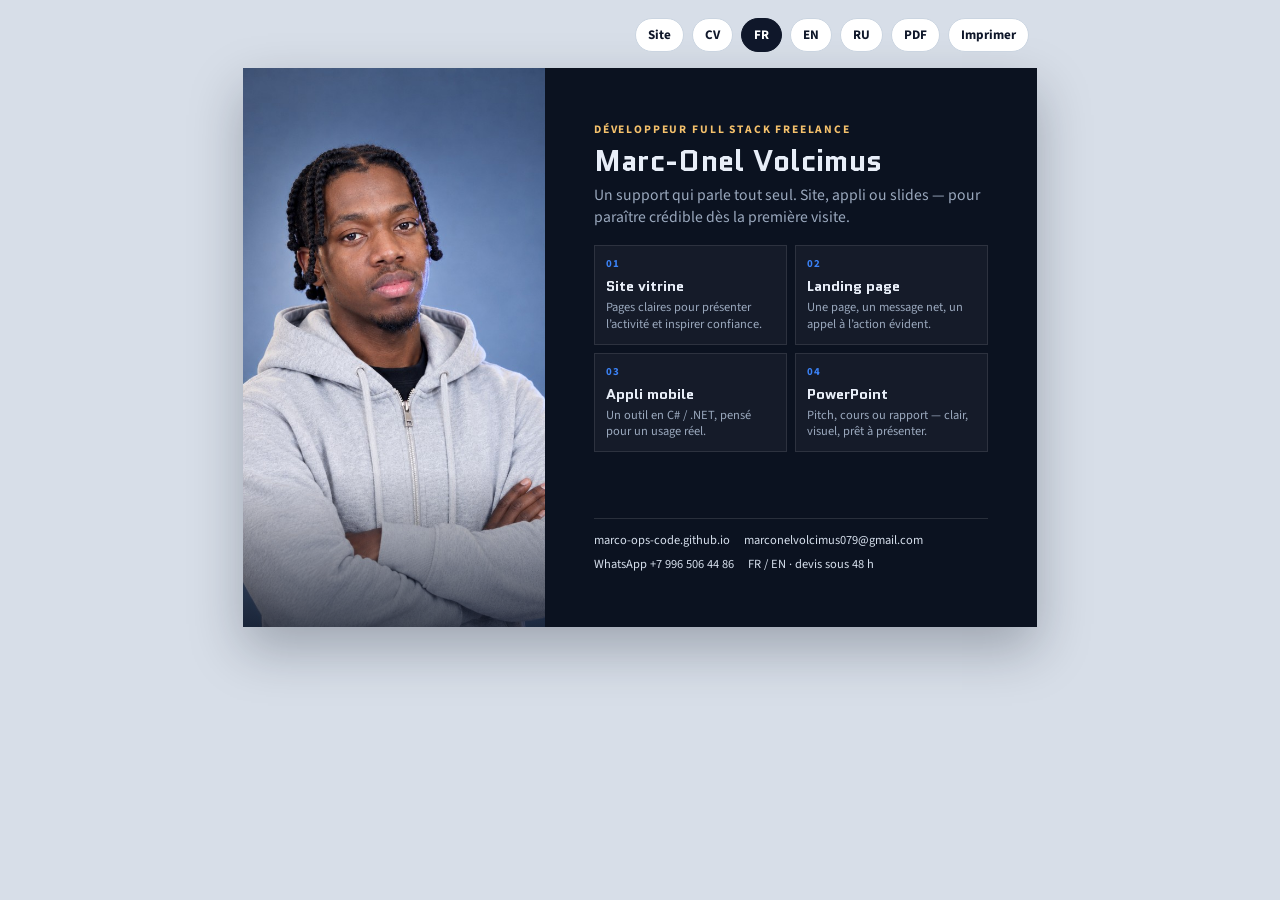
<file: flyer-fr.html>
<!DOCTYPE html>
<html lang="fr">
  <head>
    <meta charset="UTF-8" />
    <meta name="viewport" content="width=device-width, initial-scale=1.0" />
    <title>Flyer — Marc-Onel Volcimus</title>
    <meta name="robots" content="noindex" />
    <link rel="icon" href="assets/mark-avatar.jpg?v=1" type="image/jpeg" />
    <link rel="preconnect" href="https://fonts.googleapis.com" />
    <link rel="preconnect" href="https://fonts.gstatic.com" crossorigin />
    <link
      rel="stylesheet"
      href="https://fonts.googleapis.com/css2?family=Quantico:wght@700&family=Source+Sans+3:wght@400;600;700&display=swap"
    />
    <link rel="stylesheet" href="flyer.css?v=2" />
  </head>
  <body>
    <div class="toolbar">
      <a href="index.html">Site</a>
      <a href="cv.html">CV</a>
      <a class="is-current" href="flyer-fr.html">FR</a>
      <a href="flyer-en.html">EN</a>
      <a href="flyer-ru.html">RU</a>
      <a href="flyer-marc-onel-volcimus-fr.pdf" download>PDF</a>
      <button type="button" onclick="window.print()">Imprimer</button>
    </div>
    <article class="flyer">
      <div class="flyer__photo">
        <img src="assets/portrait.jpg?v=5" alt="Marc-Onel Volcimus" width="768" height="1024" />
      </div>
      <div class="flyer__body">
        <div>
          <p class="kicker">Développeur full stack freelance</p>
          <h1>Marc-Onel Volcimus</h1>
          <p class="lead">Un support qui parle tout seul. Site, appli ou slides — pour paraître crédible dès la première visite.</p>
          <div class="offers">
            <div class="offer">
              <span>01</span>
              <strong>Site vitrine</strong>
              <p>Pages claires pour présenter l’activité et inspirer confiance.</p>
            </div>
            <div class="offer">
              <span>02</span>
              <strong>Landing page</strong>
              <p>Une page, un message net, un appel à l’action évident.</p>
            </div>
            <div class="offer">
              <span>03</span>
              <strong>Appli mobile</strong>
              <p>Un outil en C# / .NET, pensé pour un usage réel.</p>
            </div>
            <div class="offer">
              <span>04</span>
              <strong>PowerPoint</strong>
              <p>Pitch, cours ou rapport — clair, visuel, prêt à présenter.</p>
            </div>
          </div>
        </div>
        <p class="contact">
          <a href="https://marco-ops-code.github.io/">marco-ops-code.github.io</a>
          <a href="mailto:marconelvolcimus079@gmail.com">marconelvolcimus079@gmail.com</a>
          <a href="https://wa.me/79965064486">WhatsApp +7 996 506 44 86</a>
          <span>FR / EN · devis sous 48 h</span>
        </p>
      </div>
    </article>
  </body>
</html>
</file>
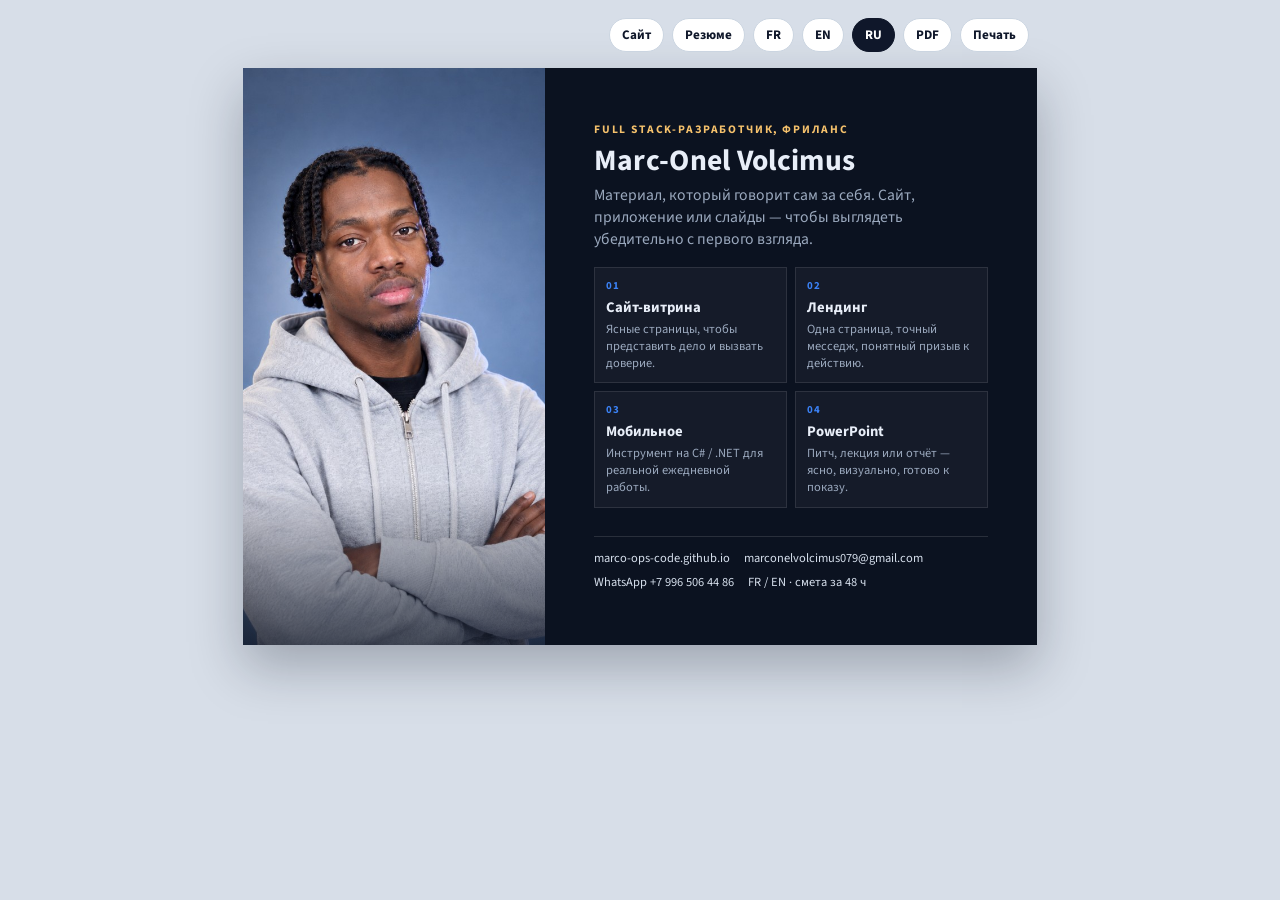
<file: flyer-ru.html>
<!DOCTYPE html>
<html lang="ru">
  <head>
    <meta charset="UTF-8" />
    <meta name="viewport" content="width=device-width, initial-scale=1.0" />
    <title>Флаер — Marc-Onel Volcimus</title>
    <meta name="robots" content="noindex" />
    <link rel="icon" href="assets/mark-avatar.jpg?v=1" type="image/jpeg" />
    <link rel="preconnect" href="https://fonts.googleapis.com" />
    <link rel="preconnect" href="https://fonts.gstatic.com" crossorigin />
    <link
      rel="stylesheet"
      href="https://fonts.googleapis.com/css2?family=Quantico:wght@700&family=Source+Sans+3:wght@400;600;700&subset=cyrillic&display=swap"
    />
    <link rel="stylesheet" href="flyer.css?v=2" />
  </head>
  <body>
    <div class="toolbar">
      <a href="index.html">Сайт</a>
      <a href="cv-ru.html">Резюме</a>
      <a href="flyer-fr.html">FR</a>
      <a href="flyer-en.html">EN</a>
      <a class="is-current" href="flyer-ru.html">RU</a>
      <a href="flyer-marc-onel-volcimus-ru.pdf" download>PDF</a>
      <button type="button" onclick="window.print()">Печать</button>
    </div>
    <article class="flyer">
      <div class="flyer__photo">
        <img src="assets/portrait.jpg?v=5" alt="Marc-Onel Volcimus" width="768" height="1024" />
      </div>
      <div class="flyer__body">
        <div>
          <p class="kicker">Full stack-разработчик, фриланс</p>
          <h1>Marc-Onel Volcimus</h1>
          <p class="lead">Материал, который говорит сам за себя. Сайт, приложение или слайды — чтобы выглядеть убедительно с первого взгляда.</p>
          <div class="offers">
            <div class="offer">
              <span>01</span>
              <strong>Сайт-витрина</strong>
              <p>Ясные страницы, чтобы представить дело и вызвать доверие.</p>
            </div>
            <div class="offer">
              <span>02</span>
              <strong>Лендинг</strong>
              <p>Одна страница, точный месседж, понятный призыв к действию.</p>
            </div>
            <div class="offer">
              <span>03</span>
              <strong>Мобильное</strong>
              <p>Инструмент на C# / .NET для реальной ежедневной работы.</p>
            </div>
            <div class="offer">
              <span>04</span>
              <strong>PowerPoint</strong>
              <p>Питч, лекция или отчёт — ясно, визуально, готово к показу.</p>
            </div>
          </div>
        </div>
        <p class="contact">
          <a href="https://marco-ops-code.github.io/">marco-ops-code.github.io</a>
          <a href="mailto:marconelvolcimus079@gmail.com">marconelvolcimus079@gmail.com</a>
          <a href="https://wa.me/79965064486">WhatsApp +7 996 506 44 86</a>
          <span>FR / EN · смета за 48 ч</span>
        </p>
      </div>
    </article>
  </body>
</html>
</file>
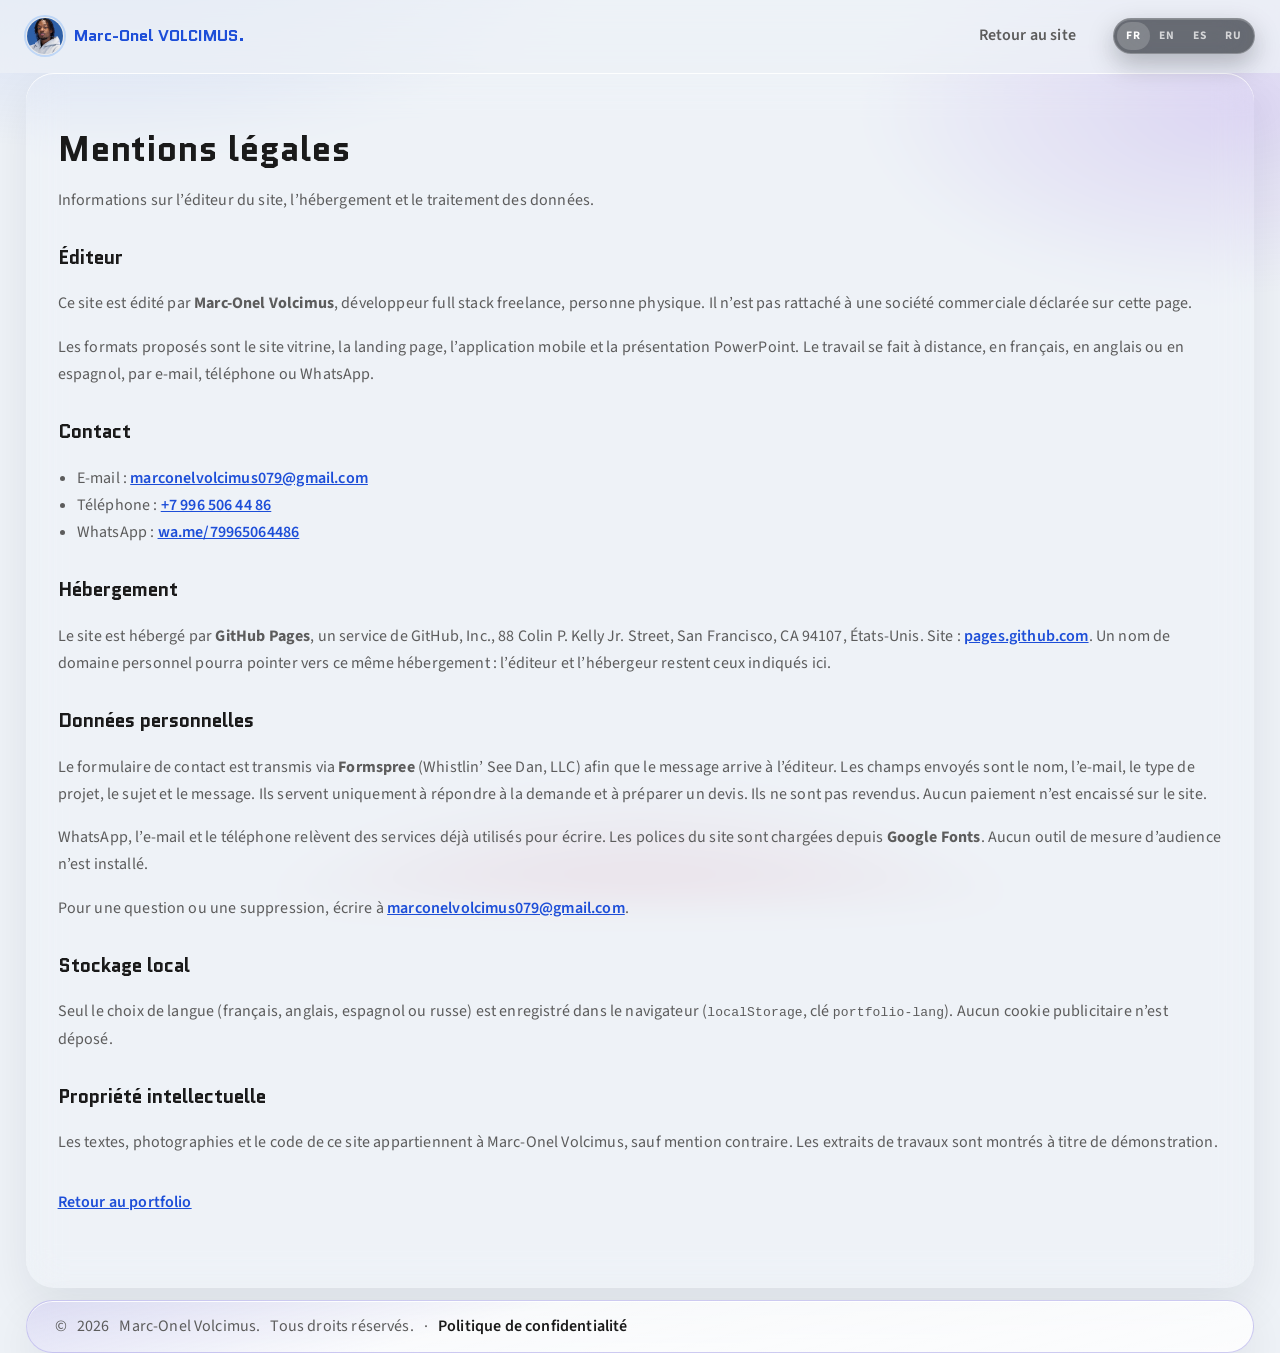
<file: mentions.html>
<!DOCTYPE html>
<html lang="fr" class="no-js">
  <head>
    <meta charset="UTF-8" />
    <meta name="viewport" content="width=device-width, initial-scale=1.0" />
    <title>Mentions légales — Marc-Onel Volcimus</title>
    <meta
      name="description"
      content="Mentions légales et confidentialité du site de Marc-Onel Volcimus, développeur full stack freelance."
    />
    <link rel="canonical" href="https://marco-ops-code.github.io/mentions.html" />
    <link rel="icon" href="assets/mark-avatar.jpg?v=1" type="image/jpeg" />
    <meta name="theme-color" content="#1d4ed8" />
    <script>
      try {
        document.documentElement.classList.remove("theme-dark");
        const savedLang = localStorage.getItem("portfolio-lang");
        if (savedLang === "en" || savedLang === "es" || savedLang === "ru") {
          document.documentElement.lang = savedLang;
        }
      } catch (error) {
        /* storage blocked */
      }
    </script>
    <link rel="preconnect" href="https://fonts.googleapis.com" />
    <link rel="preconnect" href="https://fonts.gstatic.com" crossorigin />
    <link
      rel="stylesheet"
      href="https://fonts.googleapis.com/css2?family=Quantico:wght@400;700&family=Source+Sans+3:wght@400;600;700&display=swap"
    />
    <link rel="stylesheet" href="style.css?v=20260813-s170" />
  </head>
  <body data-page="legal">
    <a class="skip-link" href="#main" data-i18n="skip">Aller au contenu</a>
    <div class="background-glow" aria-hidden="true"></div>

    <header class="header" id="siteHeader">
      <div class="container nav">
        <a href="index.html#home" class="logo">
          <img
            src="assets/mark-avatar.jpg?v=1"
            alt=""
            class="logo-avatar"
            width="38"
            height="38"
            decoding="async"
          />
          <span class="logo-text">Marc-Onel VOLCIMUS<span>.</span></span>
        </a>
        <nav class="site-nav site-nav--desktop" data-i18n-aria="nav_main" aria-label="Navigation">
          <ul class="nav-links">
            <li><a href="index.html" data-i18n="nav_back">Retour au site</a></li>
          </ul>
        </nav>
        <div class="nav-toolbar">
          <div class="nav-lang" role="group" data-i18n-aria="nav_lang" aria-label="Langue">
            <button type="button" class="nav-lang__btn is-active" data-lang="fr" lang="fr" aria-pressed="true">FR</button>
            <button type="button" class="nav-lang__btn" data-lang="en" lang="en" aria-pressed="false">EN</button>
            <button type="button" class="nav-lang__btn" data-lang="es" lang="es" aria-pressed="false">ES</button>
            <button type="button" class="nav-lang__btn" data-lang="ru" lang="ru" aria-pressed="false">RU</button>
          </div>
        </div>
      </div>
    </header>

    <main id="main" tabindex="-1">
      <article class="section container legal-page">
        <h1 data-i18n="legal_h1">Mentions légales</h1>
        <p class="section-intro" data-i18n="legal_intro">
          Informations sur l’éditeur du site, l’hébergement et le traitement des données.
        </p>

        <h2 data-i18n="legal_editor">Éditeur</h2>
        <p data-i18n="legal_editor_p" data-i18n-html>
          Ce site est édité par <strong>Marc-Onel Volcimus</strong>, développeur full stack freelance,
          personne physique. Il n’est pas rattaché à une société commerciale déclarée sur cette page.
        </p>
        <p data-i18n="legal_editor_p2">
          Les formats proposés sont le site vitrine, la landing page, l’application mobile et la présentation PowerPoint.
          Le travail se fait à distance, en français, en anglais ou en espagnol, par e-mail, téléphone ou WhatsApp.
        </p>

        <h2 data-i18n="nav_contact">Contact</h2>
        <ul>
          <li><span data-i18n="legal_mail_l">E-mail</span> : <a href="mailto:marconelvolcimus079@gmail.com">marconelvolcimus079@gmail.com</a></li>
          <li><span data-i18n="legal_phone_l">Téléphone</span> : <a href="tel:+79965064486">+7 996 506 44 86</a></li>
          <li>WhatsApp : <a href="https://wa.me/79965064486" target="_blank" rel="noopener noreferrer">wa.me/79965064486</a></li>
        </ul>

        <h2 data-i18n="legal_host">Hébergement</h2>
        <p data-i18n="legal_host_p" data-i18n-html>
          Le site est hébergé par <strong>GitHub Pages</strong>, un service de GitHub, Inc.,
          88 Colin P. Kelly Jr. Street, San Francisco, CA 94107, États-Unis.
          Site : <a href="https://pages.github.com" target="_blank" rel="noopener noreferrer">pages.github.com</a>.
          Un nom de domaine personnel pourra pointer vers ce même hébergement : l’éditeur et l’hébergeur restent ceux indiqués ici.
        </p>

        <h2 id="confidentialite" data-i18n="legal_privacy">Données personnelles</h2>
        <p data-i18n="legal_privacy_p" data-i18n-html>
          Le formulaire de contact est transmis via <strong>Formspree</strong> (Whistlin’ See Dan, LLC)
          afin que le message arrive à l’éditeur. Les champs envoyés sont le nom, l’e-mail, le type de projet,
          le sujet et le message. Ils servent uniquement à répondre à la demande et à préparer un devis.
          Ils ne sont pas revendus. Aucun paiement n’est encaissé sur le site.
        </p>
        <p data-i18n="legal_privacy_p2" data-i18n-html>
          WhatsApp, l’e-mail et le téléphone relèvent des services déjà utilisés pour écrire.
          Les polices du site sont chargées depuis <strong>Google Fonts</strong>.
          Aucun outil de mesure d’audience n’est installé.
        </p>
        <p data-i18n="legal_privacy_p3" data-i18n-html>
          Pour une question ou une suppression, écrire à
          <a href="mailto:marconelvolcimus079@gmail.com">marconelvolcimus079@gmail.com</a>.
        </p>

        <h2 data-i18n="legal_storage">Stockage local</h2>
        <p data-i18n="legal_storage_p" data-i18n-html>
          Seul le choix de langue (français, anglais, espagnol ou russe) est enregistré dans le navigateur
          (<code>localStorage</code>, clé <code>portfolio-lang</code>).
          Aucun cookie publicitaire n’est déposé.
        </p>

        <h2 data-i18n="legal_ip">Propriété intellectuelle</h2>
        <p data-i18n="legal_ip_p">
          Les textes, photographies et le code de ce site appartiennent à Marc-Onel Volcimus, sauf mention contraire.
          Les extraits de travaux sont montrés à titre de démonstration.
        </p>

        <p class="legal-back"><a href="index.html" data-i18n="legal_back">Retour au portfolio</a></p>
      </article>
    </main>

    <footer class="footer">
      <div class="container">
        <p>
          © <span id="year"></span> Marc-Onel Volcimus.
          <span data-i18n="rights">Tous droits réservés.</span>
          <span class="footer-sep" aria-hidden="true">·</span>
          <a href="privacy.html" data-i18n="privacy_link">Politique de confidentialité</a>
        </p>
      </div>
    </footer>
    <script src="i18n.js?v=20260813-s24" defer></script>
    <script src="script.js?v=20260813-s72" defer></script>
  </body>
</html>
</file>
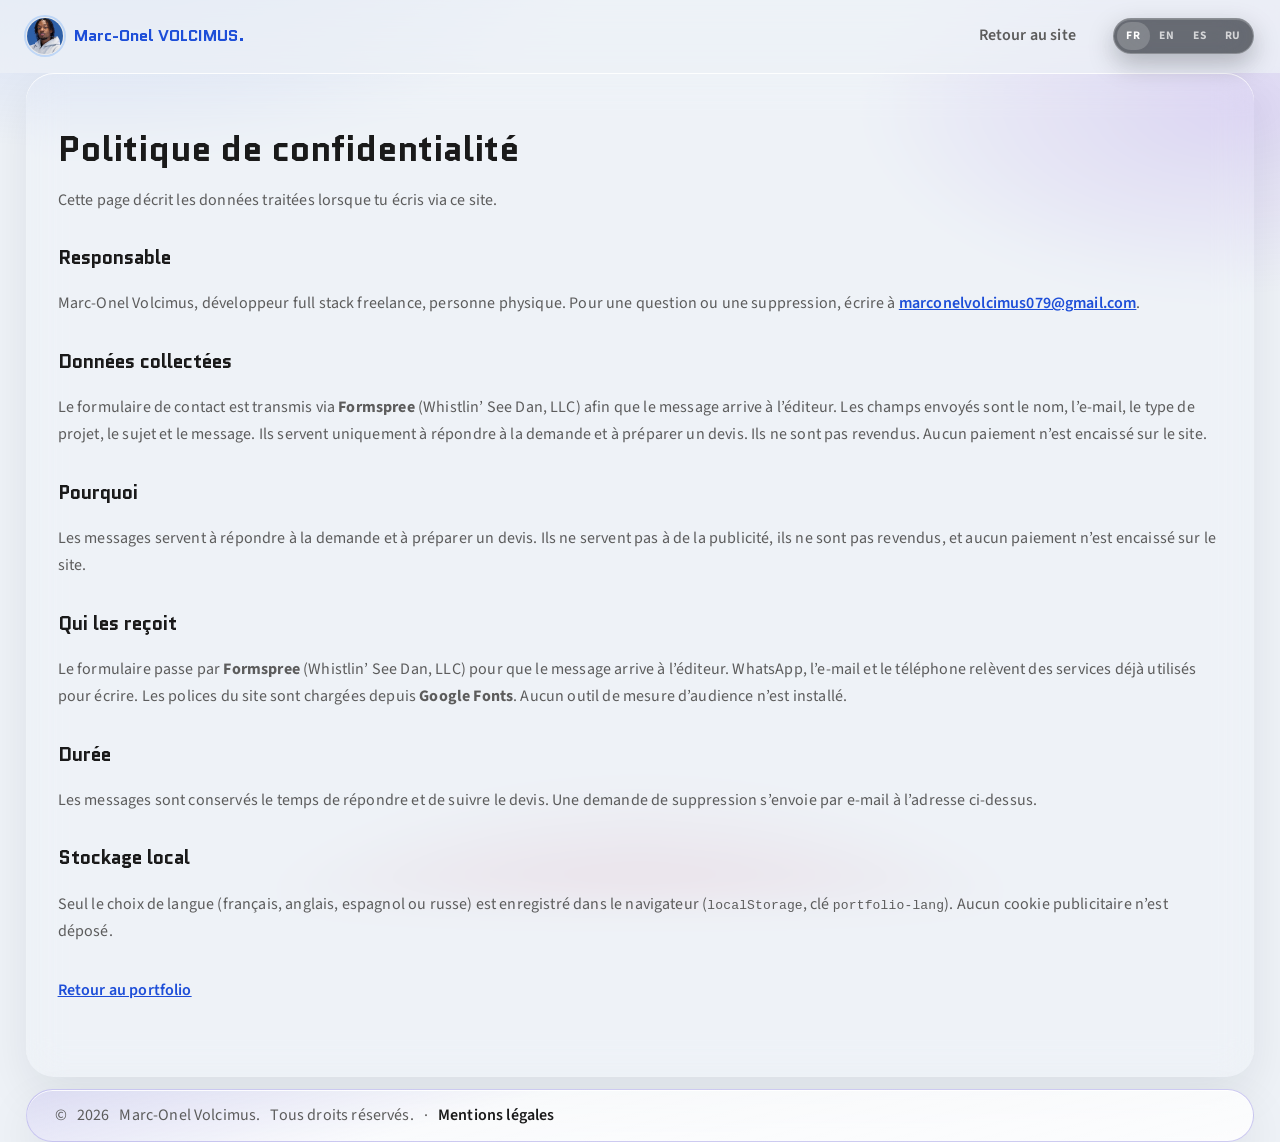
<file: privacy.html>
<!DOCTYPE html>
<html lang="fr" class="no-js">
  <head>
    <meta charset="UTF-8" />
    <meta name="viewport" content="width=device-width, initial-scale=1.0" />
    <title>Politique de confidentialité — Marc-Onel Volcimus</title>
    <meta
      name="description"
      content="Politique de confidentialité du site de Marc-Onel Volcimus : formulaire, Formspree, polices et choix de langue."
    />
    <link rel="canonical" href="https://marco-ops-code.github.io/privacy.html" />
    <link rel="icon" href="assets/mark-avatar.jpg?v=1" type="image/jpeg" />
    <meta name="theme-color" content="#1d4ed8" />
    <script>
      try {
        document.documentElement.classList.remove("theme-dark");
        const savedLang = localStorage.getItem("portfolio-lang");
        if (savedLang === "en" || savedLang === "es" || savedLang === "ru") {
          document.documentElement.lang = savedLang;
        }
      } catch (error) {
        /* storage blocked */
      }
    </script>
    <link rel="preconnect" href="https://fonts.googleapis.com" />
    <link rel="preconnect" href="https://fonts.gstatic.com" crossorigin />
    <link
      rel="stylesheet"
      href="https://fonts.googleapis.com/css2?family=Quantico:wght@400;700&family=Source+Sans+3:wght@400;600;700&display=swap"
    />
    <link rel="stylesheet" href="style.css?v=20260813-s170" />
  </head>
  <body data-page="privacy">
    <a class="skip-link" href="#main" data-i18n="skip">Aller au contenu</a>
    <div class="background-glow" aria-hidden="true"></div>

    <header class="header" id="siteHeader">
      <div class="container nav">
        <a href="index.html#home" class="logo">
          <img
            src="assets/mark-avatar.jpg?v=1"
            alt=""
            class="logo-avatar"
            width="38"
            height="38"
            decoding="async"
          />
          <span class="logo-text">Marc-Onel VOLCIMUS<span>.</span></span>
        </a>
        <nav class="site-nav site-nav--desktop" data-i18n-aria="nav_main" aria-label="Navigation">
          <ul class="nav-links">
            <li><a href="index.html" data-i18n="nav_back">Retour au site</a></li>
          </ul>
        </nav>
        <div class="nav-toolbar">
          <div class="nav-lang" role="group" data-i18n-aria="nav_lang" aria-label="Langue">
            <button type="button" class="nav-lang__btn is-active" data-lang="fr" lang="fr" aria-pressed="true">FR</button>
            <button type="button" class="nav-lang__btn" data-lang="en" lang="en" aria-pressed="false">EN</button>
            <button type="button" class="nav-lang__btn" data-lang="es" lang="es" aria-pressed="false">ES</button>
            <button type="button" class="nav-lang__btn" data-lang="ru" lang="ru" aria-pressed="false">RU</button>
          </div>
        </div>
      </div>
    </header>

    <main id="main" tabindex="-1">
      <article class="section container legal-page">
        <h1 data-i18n="privacy_h1">Politique de confidentialité</h1>
        <p class="section-intro" data-i18n="privacy_intro">
          Cette page décrit les données traitées lorsque tu écris via ce site.
        </p>

        <h2 data-i18n="privacy_who_h">Responsable</h2>
        <p data-i18n="privacy_who_p" data-i18n-html>
          Marc-Onel Volcimus, développeur full stack freelance, personne physique.
          Pour une question ou une suppression, écrire à
          <a href="mailto:marconelvolcimus079@gmail.com">marconelvolcimus079@gmail.com</a>.
        </p>

        <h2 data-i18n="privacy_data_h">Données collectées</h2>
        <p data-i18n="legal_privacy_p" data-i18n-html>
          Le formulaire de contact est transmis via <strong>Formspree</strong> (Whistlin’ See Dan, LLC)
          afin que le message arrive à l’éditeur. Les champs envoyés sont le nom, l’e-mail, le type de projet,
          le sujet et le message. Ils servent uniquement à répondre à la demande et à préparer un devis.
          Ils ne sont pas revendus. Aucun paiement n’est encaissé sur le site.
        </p>

        <h2 data-i18n="privacy_why_h">Pourquoi</h2>
        <p data-i18n="privacy_why_p">
          Les messages servent à répondre à la demande et à préparer un devis.
          Ils ne servent pas à de la publicité, ils ne sont pas revendus, et aucun paiement n’est encaissé sur le site.
        </p>

        <h2 data-i18n="privacy_who_gets_h">Qui les reçoit</h2>
        <p data-i18n="privacy_who_gets_p" data-i18n-html>
          Le formulaire passe par <strong>Formspree</strong> (Whistlin’ See Dan, LLC) pour que le message arrive à l’éditeur.
          WhatsApp, l’e-mail et le téléphone relèvent des services déjà utilisés pour écrire.
          Les polices du site sont chargées depuis <strong>Google Fonts</strong>.
          Aucun outil de mesure d’audience n’est installé.
        </p>

        <h2 data-i18n="privacy_keep_h">Durée</h2>
        <p data-i18n="privacy_keep_p">
          Les messages sont conservés le temps de répondre et de suivre le devis.
          Une demande de suppression s’envoie par e-mail à l’adresse ci-dessus.
        </p>

        <h2 data-i18n="legal_storage">Stockage local</h2>
        <p data-i18n="legal_storage_p" data-i18n-html>
          Seul le choix de langue (français, anglais, espagnol ou russe) est enregistré dans le navigateur
          (<code>localStorage</code>, clé <code>portfolio-lang</code>).
          Aucun cookie publicitaire n’est déposé.
        </p>

        <p class="legal-back"><a href="index.html" data-i18n="legal_back">Retour au portfolio</a></p>
      </article>
    </main>

    <footer class="footer">
      <div class="container">
        <p>
          © <span id="year"></span> Marc-Onel Volcimus.
          <span data-i18n="rights">Tous droits réservés.</span>
          <span class="footer-sep" aria-hidden="true">·</span>
          <a href="mentions.html" data-i18n="legal">Mentions légales</a>
        </p>
      </div>
    </footer>
    <script src="i18n.js?v=20260813-s24" defer></script>
    <script src="script.js?v=20260813-s72" defer></script>
  </body>
</html>
</file>
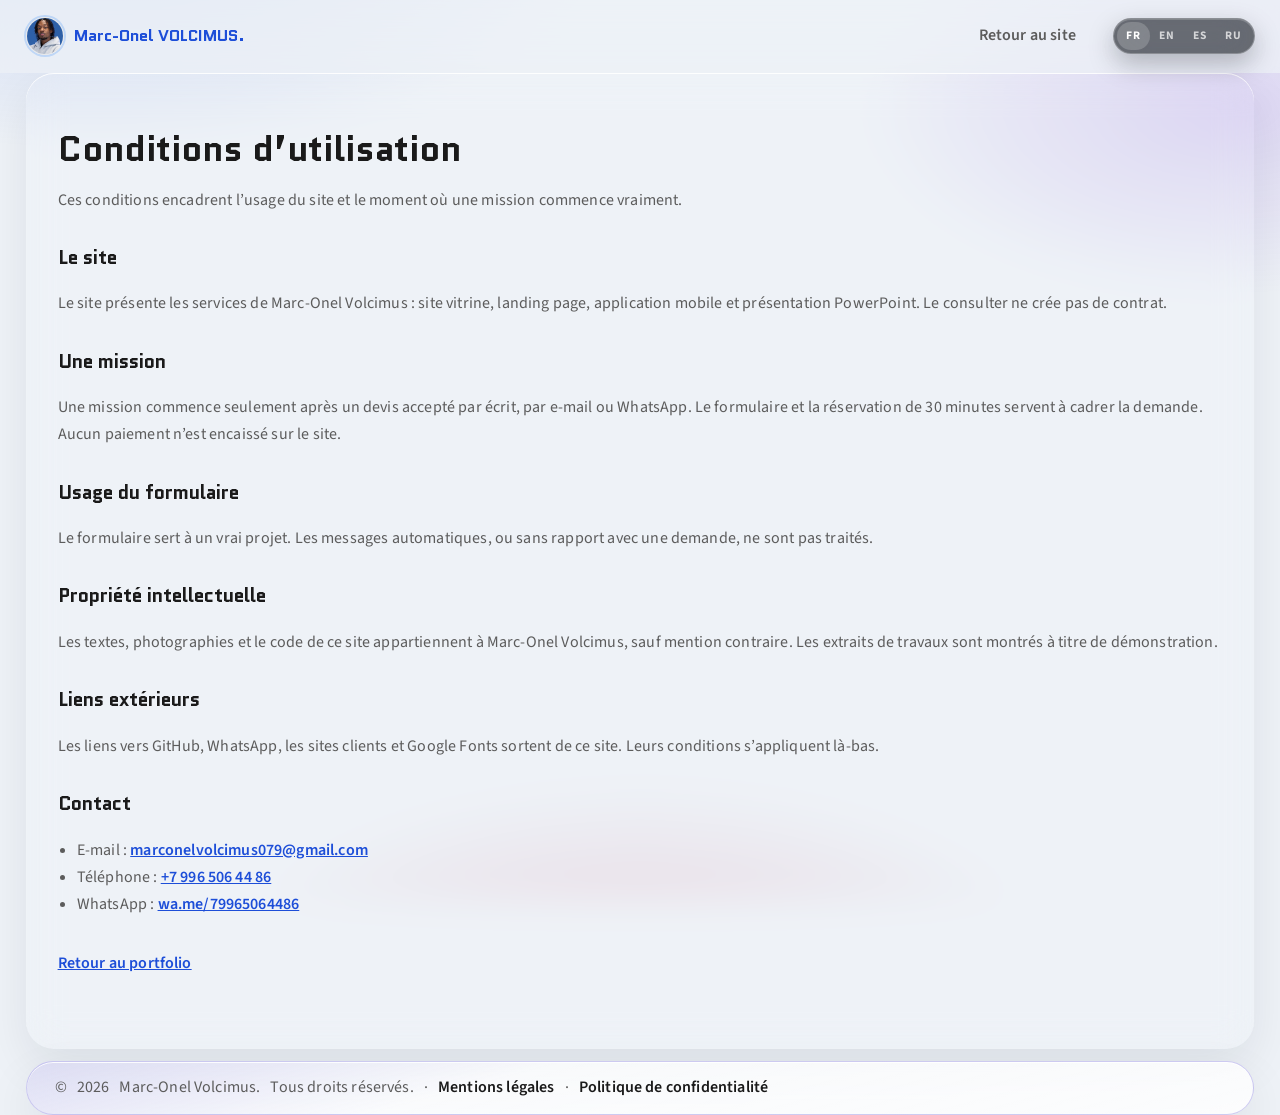
<file: terms.html>
<!DOCTYPE html>
<html lang="fr" class="no-js">
  <head>
    <meta charset="UTF-8" />
    <meta name="viewport" content="width=device-width, initial-scale=1.0" />
    <title>Conditions d’utilisation — Marc-Onel Volcimus</title>
    <meta
      name="description"
      content="Conditions d’utilisation du site de Marc-Onel Volcimus : consultation, devis et démarrage d’une mission."
    />
    <link rel="canonical" href="https://marco-ops-code.github.io/terms.html" />
    <link rel="icon" href="assets/mark-avatar.jpg?v=1" type="image/jpeg" />
    <meta name="theme-color" content="#1d4ed8" />
    <script>
      try {
        document.documentElement.classList.remove("theme-dark");
        const savedLang = localStorage.getItem("portfolio-lang");
        if (savedLang === "en" || savedLang === "es" || savedLang === "ru") {
          document.documentElement.lang = savedLang;
        }
      } catch (error) {
        /* storage blocked */
      }
    </script>
    <link rel="preconnect" href="https://fonts.googleapis.com" />
    <link rel="preconnect" href="https://fonts.gstatic.com" crossorigin />
    <link
      rel="stylesheet"
      href="https://fonts.googleapis.com/css2?family=Quantico:wght@400;700&family=Source+Sans+3:wght@400;600;700&display=swap"
    />
    <link rel="stylesheet" href="style.css?v=20260813-s170" />
  </head>
  <body data-page="terms">
    <a class="skip-link" href="#main" data-i18n="skip">Aller au contenu</a>
    <div class="background-glow" aria-hidden="true"></div>

    <header class="header" id="siteHeader">
      <div class="container nav">
        <a href="index.html#home" class="logo">
          <img
            src="assets/mark-avatar.jpg?v=1"
            alt=""
            class="logo-avatar"
            width="38"
            height="38"
            decoding="async"
          />
          <span class="logo-text">Marc-Onel VOLCIMUS<span>.</span></span>
        </a>
        <nav class="site-nav site-nav--desktop" data-i18n-aria="nav_main" aria-label="Navigation">
          <ul class="nav-links">
            <li><a href="index.html" data-i18n="nav_back">Retour au site</a></li>
          </ul>
        </nav>
        <div class="nav-toolbar">
          <div class="nav-lang" role="group" data-i18n-aria="nav_lang" aria-label="Langue">
            <button type="button" class="nav-lang__btn is-active" data-lang="fr" lang="fr" aria-pressed="true">FR</button>
            <button type="button" class="nav-lang__btn" data-lang="en" lang="en" aria-pressed="false">EN</button>
            <button type="button" class="nav-lang__btn" data-lang="es" lang="es" aria-pressed="false">ES</button>
            <button type="button" class="nav-lang__btn" data-lang="ru" lang="ru" aria-pressed="false">RU</button>
          </div>
        </div>
      </div>
    </header>

    <main id="main" tabindex="-1">
      <article class="section container legal-page">
        <h1 data-i18n="terms_h1">Conditions d’utilisation</h1>
        <p class="section-intro" data-i18n="terms_intro">
          Ces conditions encadrent l’usage du site et le moment où une mission commence vraiment.
        </p>

        <h2 data-i18n="terms_site_h">Le site</h2>
        <p data-i18n="terms_site_p">
          Le site présente les services de Marc-Onel Volcimus : site vitrine, landing page, application mobile et présentation PowerPoint.
          Le consulter ne crée pas de contrat.
        </p>

        <h2 data-i18n="terms_mission_h">Une mission</h2>
        <p data-i18n="terms_mission_p">
          Une mission commence seulement après un devis accepté par écrit, par e-mail ou WhatsApp.
          Le formulaire et la réservation de 30 minutes servent à cadrer la demande.
          Aucun paiement n’est encaissé sur le site.
        </p>

        <h2 data-i18n="terms_use_h">Usage du formulaire</h2>
        <p data-i18n="terms_use_p">
          Le formulaire sert à un vrai projet.
          Les messages automatiques, ou sans rapport avec une demande, ne sont pas traités.
        </p>

        <h2 data-i18n="legal_ip">Propriété intellectuelle</h2>
        <p data-i18n="legal_ip_p">
          Les textes, photographies et le code de ce site appartiennent à Marc-Onel Volcimus, sauf mention contraire.
          Les extraits de travaux sont montrés à titre de démonstration.
        </p>

        <h2 data-i18n="terms_links_h">Liens extérieurs</h2>
        <p data-i18n="terms_links_p">
          Les liens vers GitHub, WhatsApp, les sites clients et Google Fonts sortent de ce site.
          Leurs conditions s’appliquent là-bas.
        </p>

        <h2 data-i18n="nav_contact">Contact</h2>
        <ul>
          <li><span data-i18n="legal_mail_l">E-mail</span> : <a href="mailto:marconelvolcimus079@gmail.com">marconelvolcimus079@gmail.com</a></li>
          <li><span data-i18n="legal_phone_l">Téléphone</span> : <a href="tel:+79965064486">+7 996 506 44 86</a></li>
          <li>WhatsApp : <a href="https://wa.me/79965064486" target="_blank" rel="noopener noreferrer">wa.me/79965064486</a></li>
        </ul>

        <p class="legal-back"><a href="index.html" data-i18n="legal_back">Retour au portfolio</a></p>
      </article>
    </main>

    <footer class="footer">
      <div class="container">
        <p>
          © <span id="year"></span> Marc-Onel Volcimus.
          <span data-i18n="rights">Tous droits réservés.</span>
          <span class="footer-sep" aria-hidden="true">·</span>
          <a href="mentions.html" data-i18n="legal">Mentions légales</a>
          <span class="footer-sep" aria-hidden="true">·</span>
          <a href="privacy.html" data-i18n="privacy_link">Politique de confidentialité</a>
        </p>
      </div>
    </footer>
    <script src="i18n.js?v=20260813-s24" defer></script>
    <script src="script.js?v=20260813-s72" defer></script>
  </body>
</html>
</file>
<file: cv.css>
:root {
  --ink: #1a1a1a;
  --muted: #5c5c5c;
  --side: #111111;
  --side-text: #edf2f7;
  --name: #ffffff;
  --cyan: #3ec6e0;
  --paper: #ffffff;
  --bar: #5b2a6e;
  --side-w: 72mm;
  --photo-size: 88px;
}

* {
  box-sizing: border-box;
}

html,
body {
  margin: 0;
  padding: 0;
  background: #e8eef2;
  color: var(--ink);
  font-family: "Source Sans 3", Arial, sans-serif;
}

.toolbar {
  width: min(210mm, 100%);
  margin: 16px auto 0;
  padding: 0 8px;
  display: flex;
  flex-wrap: wrap;
  justify-content: flex-end;
  gap: 8px;
}

.toolbar a,
.toolbar button {
  appearance: none;
  font: inherit;
  font-weight: 700;
  font-size: 0.8rem;
  padding: 7px 12px;
  border-radius: 999px;
  border: 1px solid #cbd5e1;
  background: #ffffff;
  color: var(--ink);
  text-decoration: none;
  cursor: pointer;
}

.toolbar a.is-current {
  background: var(--side);
  color: #ffffff;
  border-color: var(--side);
}

.sheet {
  position: relative;
  width: min(210mm, 100%);
  min-height: 297mm;
  margin: 12px auto 28px;
  display: flex;
  align-items: stretch;
  overflow: hidden;
  background: var(--paper);
  box-shadow: 0 18px 48px rgba(15, 23, 42, 0.14);
}

.side {
  position: relative;
  z-index: 1;
  flex: 0 0 var(--side-w);
  width: var(--side-w);
  padding: 12px 13px 22px;
  background: var(--side);
  color: var(--side-text);
}

.side__photo {
  display: block;
  width: var(--photo-size);
  height: var(--photo-size);
  margin: 2px auto 8px;
  object-fit: cover;
  object-position: top center;
  border-radius: 50%;
  border: 3px solid var(--cyan);
}

.side h1 {
  margin: 0 0 2px;
  font-size: 1.42rem;
  font-weight: 700;
  line-height: 1.1;
  text-align: center;
}

.side h1 span {
  display: block;
  color: var(--name);
}

.side h1 b {
  display: block;
  color: var(--cyan);
  font-weight: 700;
}

.side__role {
  margin: 0 0 8px;
  color: var(--name);
  font-size: 0.76rem;
  letter-spacing: 0.08em;
  text-transform: uppercase;
  text-align: center;
}

.side h2 {
  margin: 9px 0 5px;
  padding-bottom: 3px;
  border-bottom: 1px solid var(--cyan);
  color: var(--cyan);
  font-size: 0.72rem;
  font-weight: 700;
  letter-spacing: 0.14em;
  text-transform: uppercase;
}

.side ul {
  margin: 0;
  padding: 0;
  list-style: none;
}

.side li,
.side a {
  color: var(--side-text);
  font-size: 0.7rem;
  line-height: 1.3;
  text-decoration: none;
  overflow-wrap: anywhere;
}

.side li + li {
  margin-top: 3px;
}

.side .soft {
  color: color-mix(in srgb, var(--side-text) 75%, var(--cyan));
}

.main {
  position: relative;
  z-index: 1;
  flex: 1 1 auto;
  min-width: 0;
  padding: 18px 18px 26px 20px;
}

.main h2 {
  margin: 0 0 10px;
  padding-top: 4px;
  border-top: 1px solid var(--cyan);
  color: var(--cyan);
  font-size: 0.78rem;
  font-weight: 700;
  letter-spacing: 0.14em;
  text-transform: uppercase;
}

.main h2:first-child {
  margin-top: 0;
}

.lead {
  margin: 0 0 16px;
  color: var(--muted);
  font-size: 0.88rem;
  line-height: 1.45;
  text-align: justify;
}

.job {
  display: grid;
  grid-template-columns: 92px 1fr;
  gap: 10px 12px;
  margin: 0 0 12px;
}

.job__when {
  margin: 0;
  color: #8a8a8a;
  font-size: 0.72rem;
  line-height: 1.35;
}

.job h3 {
  margin: 0 0 2px;
  font-size: 0.92rem;
}

.job .meta {
  margin: 0 0 4px;
  color: var(--cyan);
  font-size: 0.78rem;
  font-weight: 700;
}

.job p,
.job li {
  margin: 0;
  color: var(--muted);
  font-size: 0.82rem;
  line-height: 1.4;
}

.job ul {
  margin: 0;
  padding-left: 1.1rem;
}

.edu-block {
  margin: 0 0 14px;
}

.edu-block strong {
  display: block;
  font-size: 0.92rem;
}

.edu-block .meta {
  margin: 2px 0 2px;
  color: var(--cyan);
  font-size: 0.82rem;
  font-weight: 700;
}

.edu-block p {
  margin: 0;
  color: var(--muted);
  font-size: 0.82rem;
}

.bars {
  display: grid;
  grid-template-columns: 1fr 1fr 1fr;
  gap: 10px 14px;
  margin-bottom: 14px;
}

.qualities {
  display: flex;
  flex-wrap: wrap;
  gap: 6px;
  margin: 0;
  padding: 0;
  list-style: none;
}

.qualities li {
  padding: 4px 10px;
  border: 1px solid var(--cyan);
  border-radius: 999px;
  color: var(--ink);
  font-size: 0.78rem;
  line-height: 1.3;
}

.bar {
  min-width: 0;
}

.bar span {
  display: block;
  margin-bottom: 5px;
  font-size: 0.78rem;
  font-weight: 600;
}

.bar i {
  display: block;
  height: 7px;
  overflow: hidden;
  border-radius: 99px;
  background: #e6eef2;
}

.bar i em {
  display: block;
  width: var(--lvl, 80%);
  height: 100%;
  border-radius: inherit;
  background: var(--cyan);
  font-style: normal;
}

.sheet__bar {
  display: none;
}

.sheet::before {
  content: "";
  position: absolute;
  top: 0;
  bottom: 0;
  left: 0;
  z-index: 0;
  width: var(--side-w);
  background: var(--side);
  pointer-events: none;
}

.sheet::after {
  content: "";
  position: absolute;
  left: 0;
  right: 0;
  bottom: 0;
  z-index: 2;
  height: 7px;
  background: linear-gradient(
    90deg,
    var(--bar),
    color-mix(in srgb, var(--bar) 55%, #c43b7a)
  );
  pointer-events: none;
}

.sheet[data-photo="square"] .side__photo {
  border-radius: 0;
}

.sheet[data-photo="soft"] .side__photo {
  border-radius: 14px;
}

.sheet[data-font="serif"] {
  font-family: Georgia, "Times New Roman", serif;
}

.sheet[data-font="tech"] {
  font-family: "Segoe UI", "Helvetica Neue", Arial, sans-serif;
  letter-spacing: 0.01em;
}

.sheet[data-layout="right"] {
  flex-direction: row-reverse;
}

.sheet[data-layout="right"]::before {
  left: auto;
  right: 0;
}

.sheet[data-layout="compact"] {
  --side-w: 56mm;
}

.sheet[data-layout="airy"] .side {
  padding: 20px 16px 26px;
}

.sheet[data-layout="airy"] .main {
  padding: 24px 22px 32px;
}

.sheet[data-layout="card"] {
  border-radius: 16px;
}

.sheet[data-layout="outline"] .side {
  background: var(--paper);
  color: var(--ink);
  border-right: 3px solid var(--cyan);
}

.sheet[data-layout="outline"]::before {
  display: none;
}

.sheet[data-layout="outline"] .side h1 span,
.sheet[data-layout="outline"] .side__role,
.sheet[data-layout="outline"] .side li,
.sheet[data-layout="outline"] .side a {
  color: var(--ink);
}

.sheet[data-layout="top"] {
  flex-direction: column;
}

.sheet[data-layout="top"]::before {
  display: none;
}

.sheet[data-layout="top"] .side {
  flex: none;
  width: auto;
  display: flex;
  flex-wrap: wrap;
  align-items: flex-start;
  gap: 6px 18px;
  padding: 16px 18px 14px;
}

.sheet[data-layout="top"] .side__photo {
  margin: 0 4px 0 0;
}

.sheet[data-layout="top"] .side h1,
.sheet[data-layout="top"] .side__role {
  text-align: left;
}

.sheet[data-layout="top"] .side h1 {
  flex: 1 1 160px;
  margin: 8px 0 0;
}

.sheet[data-layout="top"] .side__role {
  flex: 1 1 100%;
  margin: 0 0 4px;
}

.sheet[data-layout="top"] .side h2 {
  flex: 1 1 calc(50% - 12px);
  margin-top: 8px;
}

.sheet[data-layout="top"] .side ul {
  flex: 1 1 calc(50% - 12px);
  max-width: none;
  margin: 0;
}

.sheet[data-layout="top"] .side li + li {
  margin-top: 2px;
}

@media (max-width: 760px) {
  html,
  body {
    overflow-x: hidden;
  }

  .toolbar {
    width: 100%;
    margin: 10px auto 0;
    padding: 0 12px;
    justify-content: flex-start;
  }

  .toolbar a,
  .toolbar button {
    font-size: 0.75rem;
    padding: 8px 11px;
  }

  .sheet {
    width: calc(100% - 16px);
    min-height: 0;
    flex-direction: column;
  }

  .sheet::before {
    display: none;
  }

  .sheet[data-layout="right"] {
    flex-direction: column;
  }

  .sheet[data-layout="outline"] .side {
    border-right: 0;
    border-bottom: 3px solid var(--cyan);
  }

  .side {
    flex: none;
    width: auto;
    padding: 22px 18px 20px;
    text-align: center;
  }

  .side ul {
    text-align: left;
    max-width: 280px;
    margin-inline: auto;
  }

  .main {
    padding: 20px 16px 22px;
  }

  .job {
    grid-template-columns: 1fr;
    gap: 4px;
  }

  .bars {
    grid-template-columns: 1fr 1fr;
  }
}

@media print {
  html,
  body {
    background: #ffffff;
  }

  .toolbar {
    display: none;
  }

  .sheet {
    width: 210mm;
    min-height: 297mm;
    margin: 0;
    box-shadow: none;
  }

  @page {
    size: A4;
    margin: 0;
  }
}
</file>
<file: cv-editor.css>
.cv-editor {
  display: none;
}

body.cv-editing {
  background: #d7e0e6;
}

body.cv-editing .cv-editor {
  display: flex;
  flex-direction: column;
  gap: 14px;
  position: sticky;
  top: 0;
  z-index: 30;
  width: 100%;
  max-height: 46vh;
  overflow: auto;
  padding: 14px 14px 18px;
  background: #111111;
  color: #f4f7fb;
  box-shadow: 0 10px 28px rgba(15, 23, 42, 0.18);
}

.cv-editor h2 {
  margin: 0;
  color: #3ec6e0;
  font-size: 0.72rem;
  font-weight: 700;
  letter-spacing: 0.14em;
  text-transform: uppercase;
}

.cv-editor h3 {
  margin: 0 0 8px;
  color: #3ec6e0;
  font-size: 0.68rem;
  font-weight: 700;
  letter-spacing: 0.12em;
  text-transform: uppercase;
}

.cv-editor p,
.cv-editor .hint {
  margin: 0;
  color: #c5d0dc;
  font-size: 0.78rem;
  line-height: 1.4;
}

.cv-editor__block {
  padding-top: 10px;
  border-top: 1px solid #2a3138;
}

.cv-editor__row {
  display: flex;
  flex-wrap: wrap;
  gap: 8px;
}

.cv-editor button,
.cv-editor label.cv-file {
  appearance: none;
  font: inherit;
  font-weight: 700;
  font-size: 0.75rem;
  padding: 7px 11px;
  border-radius: 999px;
  border: 1px solid #3a434c;
  background: #1c1c1c;
  color: #ffffff;
  cursor: pointer;
}

.cv-editor button:hover,
.cv-editor label.cv-file:hover {
  border-color: #3ec6e0;
}

.cv-editor button.is-primary {
  background: #3ec6e0;
  border-color: #3ec6e0;
  color: #111111;
}

.cv-editor button.is-ghost {
  background: transparent;
}

.cv-editor input[type="file"] {
  position: absolute;
  width: 1px;
  height: 1px;
  overflow: hidden;
  clip: rect(0 0 0 0);
}

.cv-editor__swatches {
  display: grid;
  grid-template-columns: 1fr 1fr;
  gap: 8px;
}

.cv-editor__swatch {
  display: grid;
  grid-template-columns: 34px 1fr;
  grid-template-rows: auto auto;
  align-items: center;
  gap: 4px 8px;
  min-width: 0;
  color: #edf2f7;
  font-size: 0.74rem;
}

.cv-editor__swatch span {
  grid-column: 2;
}

.cv-editor__swatch input[type="color"] {
  grid-row: 1 / span 2;
  width: 34px;
  height: 36px;
  padding: 0;
  border: 1px solid #3a434c;
  border-radius: 6px;
  background: transparent;
  cursor: pointer;
}

.cv-editor__swatch input[type="text"] {
  width: 100%;
  min-width: 0;
  padding: 3px 6px;
  border: 1px solid #3a434c;
  border-radius: 4px;
  background: #1c1c1c;
  color: #edf2f7;
  font: inherit;
  font-size: 0.7rem;
  letter-spacing: 0.04em;
}

.cv-editor__themes,
.cv-editor__chips {
  display: flex;
  flex-wrap: wrap;
  gap: 6px;
}

.cv-editor__theme,
.cv-editor__chip {
  position: relative;
  width: 28px;
  height: 28px;
  padding: 0;
  border-radius: 999px;
  border: 2px solid #ffffff;
  cursor: pointer;
}

.cv-editor__chip.is-custom {
  border-style: dashed;
}

.cv-editor__chip-x {
  position: absolute;
  top: -6px;
  right: -6px;
  width: 14px;
  height: 14px;
  padding: 0;
  border: 0;
  border-radius: 99px;
  background: #c43b7a;
  color: #fff;
  font-size: 10px;
  line-height: 1;
  cursor: pointer;
}

.cv-editor select,
.cv-editor__hexadd {
  width: 100%;
  padding: 6px 8px;
  border: 1px solid #3a434c;
  border-radius: 8px;
  background: #1c1c1c;
  color: #ffffff;
  font: inherit;
  font-size: 0.75rem;
}

.cv-editor__addcolor {
  display: flex;
  gap: 8px;
  align-items: center;
}

.cv-editor__addcolor input[type="color"] {
  width: 36px;
  height: 32px;
  padding: 0;
  border: 1px solid #3a434c;
  border-radius: 6px;
  background: transparent;
  cursor: pointer;
}

.cv-editor__designs {
  display: grid;
  grid-template-columns: 1fr 1fr;
  gap: 6px;
}

.cv-editor__designs button,
.cv-editor__fonts button,
.cv-editor__photos button {
  border-radius: 8px;
  padding: 8px 10px;
  font-size: 0.72rem;
  text-align: left;
}

.cv-editor__designs button.is-on,
.cv-editor__fonts button.is-on,
.cv-editor__photos button.is-on {
  background: #3ec6e0;
  border-color: #3ec6e0;
  color: #111111;
}

.cv-editor__fonts,
.cv-editor__photos {
  display: flex;
  flex-wrap: wrap;
  gap: 6px;
}

.cv-editor input[type="range"] {
  width: 100%;
  accent-color: #3ec6e0;
}

.cv-editor textarea {
  display: block;
  width: 100%;
  min-height: 76px;
  margin: 0;
  padding: 8px;
  border: 1px solid #3a434c;
  border-radius: 8px;
  background: #1c1c1c;
  color: #ffffff;
  font: inherit;
  font-size: 0.8rem;
  line-height: 1.4;
  resize: vertical;
}

body.cv-editing [contenteditable="true"],
body.cv-editing [contenteditable="plaintext-only"] {
  outline: 1px dashed transparent;
  border-radius: 3px;
  cursor: text;
  user-select: text;
  -webkit-user-select: text;
}

body.cv-editing [contenteditable="true"]:hover,
body.cv-editing [contenteditable="true"]:focus,
body.cv-editing [contenteditable="plaintext-only"]:hover,
body.cv-editing [contenteditable="plaintext-only"]:focus {
  outline-color: #3ec6e0;
  background: rgb(62 198 224 / 8%);
}

body.cv-editing .side__photo {
  cursor: pointer;
  box-shadow: 0 0 0 3px #3ec6e0;
}

body.cv-editing .side h1,
body.cv-editing .side h2,
body.cv-editing .main h2,
body.cv-editing .job h3,
body.cv-editing .side__role {
  text-transform: none;
  letter-spacing: 0.02em;
  cursor: text;
  min-height: 1.15em;
}

body.cv-editing .job,
body.cv-editing .bar,
body.cv-editing .side li,
body.cv-editing .qualities li {
  position: relative;
}

.cv-del {
  display: none;
}

body.cv-editing .cv-del {
  display: inline-flex;
  align-items: center;
  justify-content: center;
  position: absolute;
  top: -6px;
  right: -6px;
  z-index: 4;
  width: 18px;
  height: 18px;
  padding: 0;
  border: 0;
  border-radius: 99px;
  background: #c43b7a;
  color: #ffffff;
  font-size: 12px;
  line-height: 1;
  cursor: pointer;
}

body.cv-editing .side li .cv-del {
  top: 0;
  right: -4px;
}

.toolbar .cv-edit-toggle.is-on {
  background: #3ec6e0;
  border-color: #3ec6e0;
  color: #111111;
}

@media (min-width: 1100px) {
  body.cv-editing {
    display: grid;
    grid-template-columns: 300px minmax(0, 1fr);
    align-items: start;
  }

  body.cv-editing .cv-editor {
    grid-column: 1;
    grid-row: 1 / span 3;
    width: 300px;
    height: 100vh;
    max-height: none;
    box-shadow: none;
  }

  body.cv-editing .toolbar,
  body.cv-editing .sheet {
    grid-column: 2;
    width: min(210mm, 100%);
    justify-self: center;
  }
}

@media print {
  .cv-editor,
  .cv-del,
  .cv-edit-toggle {
    display: none !important;
  }

  body.cv-editing {
    display: block;
    background: #ffffff;
  }
}
</file>
<file: flyer.css>
:root {
  --navy: #0b1220;
  --ink: #e8eef8;
  --muted: #9aa8bd;
  --blue: #3b82f6;
  --blue-deep: #1d4ed8;
  --gold: #f5c16c;
  --paper: #f4f7fb;
}

* {
  box-sizing: border-box;
}

html,
body {
  margin: 0;
  padding: 0;
  background: #d7dee8;
  color: var(--ink);
  font-family: "Source Sans 3", Arial, sans-serif;
}

.toolbar {
  width: min(210mm, 100%);
  margin: 18px auto 0;
  padding: 0 8px;
  display: flex;
  flex-wrap: wrap;
  justify-content: flex-end;
  gap: 8px;
}

.toolbar a,
.toolbar button {
  appearance: none;
  font: inherit;
  font-weight: 700;
  font-size: 0.82rem;
  padding: 7px 12px;
  border-radius: 999px;
  border: 1px solid #cbd5e1;
  background: #ffffff;
  color: #0f172a;
  text-decoration: none;
  cursor: pointer;
}

.toolbar a.is-current {
  background: #0f172a;
  color: #ffffff;
  border-color: #0f172a;
}

.flyer {
  width: min(210mm, 100%);
  min-height: 148mm;
  margin: 16px auto 32px;
  display: grid;
  grid-template-columns: 38% 1fr;
  overflow: hidden;
  background: var(--navy);
  box-shadow: 0 22px 50px rgba(11, 18, 32, 0.28);
}

.flyer__photo {
  position: relative;
  min-height: 148mm;
  background:
    linear-gradient(180deg, rgba(11, 18, 32, 0.08), rgba(11, 18, 32, 0.42)),
    #122033;
}

.flyer__photo img {
  display: block;
  width: 100%;
  height: 100%;
  object-fit: cover;
  object-position: top center;
}

.flyer__photo::after {
  content: "";
  position: absolute;
  inset: auto 0 0;
  height: 28%;
  background: linear-gradient(180deg, transparent, rgba(11, 18, 32, 0.72));
}

.flyer__body {
  display: flex;
  flex-direction: column;
  justify-content: space-between;
  padding: 14mm 13mm 11mm;
}

.kicker {
  margin: 0 0 8px;
  color: var(--gold);
  font-size: 0.72rem;
  font-weight: 700;
  letter-spacing: 0.16em;
  text-transform: uppercase;
}

h1 {
  margin: 0 0 8px;
  font-family: "Quantico", "Source Sans 3", Arial, sans-serif;
  font-size: 1.85rem;
  line-height: 1.05;
  letter-spacing: 0.01em;
}

html[lang="ru"] h1,
html[lang="ru"] h2,
html[lang="ru"] .offer strong {
  font-family: "Source Sans 3", Arial, sans-serif;
}

.lead {
  margin: 0 0 16px;
  max-width: 28rem;
  color: var(--muted);
  font-size: 0.98rem;
  line-height: 1.4;
}

.offers {
  display: grid;
  grid-template-columns: 1fr 1fr;
  gap: 8px;
  margin: 0 0 16px;
}

.offer {
  min-width: 0;
  padding: 10px 11px 11px;
  border: 1px solid rgba(255, 255, 255, 0.1);
  background: rgba(255, 255, 255, 0.04);
}

.offer span {
  display: block;
  margin-bottom: 4px;
  color: var(--blue);
  font-size: 0.68rem;
  font-weight: 700;
  letter-spacing: 0.12em;
}

.offer strong {
  display: block;
  margin-bottom: 3px;
  font-family: "Quantico", "Source Sans 3", Arial, sans-serif;
  font-size: 0.92rem;
}

.offer p {
  margin: 0;
  color: var(--muted);
  font-size: 0.78rem;
  line-height: 1.35;
}

.contact {
  display: flex;
  flex-wrap: wrap;
  gap: 6px 14px;
  padding-top: 12px;
  border-top: 1px solid rgba(255, 255, 255, 0.12);
  color: #d5deeb;
  font-size: 0.78rem;
}

.contact a {
  color: inherit;
  text-decoration: none;
}

@media (max-width: 760px) {
  html,
  body {
    overflow-x: hidden;
  }

  .toolbar {
    width: 100%;
    margin: 10px auto 0;
    padding: 0 12px;
    justify-content: flex-start;
  }

  .toolbar a,
  .toolbar button {
    font-size: 0.75rem;
    padding: 8px 11px;
  }

  .flyer {
    width: calc(100% - 16px);
    min-height: 0;
    margin: 12px auto 28px;
    grid-template-columns: 1fr;
    border-radius: 20px;
  }

  .flyer__photo {
    min-height: 0;
    height: min(38vh, 260px);
  }

  .flyer__body {
    padding: 20px 18px 18px;
  }

  h1 {
    font-size: 1.42rem;
  }

  .lead {
    font-size: 0.95rem;
    margin-bottom: 14px;
  }

  .offers {
    gap: 8px;
    margin-bottom: 14px;
  }

  .offer {
    padding: 10px;
  }

  .offer strong {
    font-size: 0.86rem;
  }

  .offer p {
    font-size: 0.76rem;
  }

  .contact {
    flex-direction: column;
    align-items: flex-start;
    gap: 10px;
    font-size: 0.88rem;
  }

  .contact a {
    min-height: 40px;
    display: inline-flex;
    align-items: center;
  }
}

@media (max-width: 420px) {
  .offers {
    grid-template-columns: 1fr;
  }
}

@media print {
  html,
  body {
    background: #ffffff;
  }

  .toolbar {
    display: none;
  }

  .flyer {
    width: 210mm;
    min-height: 148mm;
    height: 148mm;
    margin: 0;
    grid-template-columns: 38% 1fr;
    border-radius: 0;
    box-shadow: none;
    page-break-after: avoid;
  }

  .flyer__photo {
    min-height: 148mm;
    height: auto;
  }

  .flyer__body {
    padding: 14mm 13mm 11mm;
  }

  .offers {
    grid-template-columns: 1fr 1fr;
  }

  .contact {
    flex-direction: row;
    align-items: center;
  }

  @page {
    size: A5 landscape;
    margin: 0;
  }
}
</file>
<file: style.css>
:root {
  --bg: #eef2f7;
  --bg-soft: #f7f9fc;
  --text: #1a1a1a;
  --muted: #5c5c5c;
  --primary: #1d4ed8;
  --secondary: #047857;
  --card: #ffffff;
  --border: #e8e8e8;
  --shadow: rgba(0, 0, 0, 0.06);
  --shadow-strong: rgba(0, 0, 0, 0.1);
  --img-hover-zoom: 1.04;
  --img-hover-duration: 0.4s;
  --img-hover-ease: ease;

  /* Spectre émotionnel — saturations assez sombres pour rester lisibles */
  --c-rose: #be123c;
  --c-orange: #c2410c;
  --c-gold: #b45309;
  --c-green: #047857;
  --c-teal: #0f766e;
  --c-sky: #0369a1;
  --c-blue: #1d4ed8;
  --c-indigo: #4338ca;
  --c-violet: #6d28d9;
  --c-magenta: #a21caf;
  --c-pink: #db2777;
  --wa: #25d366;
  --wa-deep: #128c7e;
  --mail: #ea4335;
  --mail-deep: #c5221f;
  --phone: #007aff;
  --phone-deep: #0055d4;
}

html.theme-dark,
body.dark {
  --bg: #111111;
  --bg-soft: #1a1a1a;
  --text: #f5f5f5;
  --muted: #a3a3a3;
  --card: #1a1a1a;
  --border: #333333;
  --shadow: rgba(0, 0, 0, 0.3);
  --shadow-strong: rgba(0, 0, 0, 0.45);

  --c-rose: #fb7185;
  --c-orange: #fb923c;
  --c-gold: #fbbf24;
  --c-green: #34d399;
  --c-teal: #2dd4bf;
  --c-sky: #38bdf8;
  --c-blue: #60a5fa;
  --c-indigo: #818cf8;
  --c-violet: #a78bfa;
  --c-magenta: #e879f9;
  --c-pink: #f472b6;
  --wa: #25d366;
  --wa-deep: #34d399;
  --mail: #f87171;
  --mail-deep: #fb7185;
  --phone: #60a5fa;
  --phone-deep: #3b82f6;
}

* {
  box-sizing: border-box;
}

html {
  scroll-behavior: auto;
  color-scheme: light;
  overflow-x: clip;
}

html.theme-dark {
  color-scheme: dark;
}

body {
  margin: 0;
  font-family: "Source Sans 3", "Segoe UI", Arial, sans-serif;
  background: var(--bg);
  color: var(--text);
  line-height: 1.7;
  letter-spacing: 0.01em;
}

.skip-link {
  position: absolute;
  left: 12px;
  top: -56px;
  z-index: 300;
  padding: 8px 14px;
  border-radius: 8px;
  background: var(--primary);
  color: #ffffff;
  font-weight: 700;
  text-decoration: none;
}

.skip-link:focus {
  top: 12px;
}

:focus-visible {
  outline: 2px solid var(--primary);
  outline-offset: 3px;
}

#main:focus {
  outline: none;
}

.icon {
  display: block;
  flex-shrink: 0;
}

h1,
h2,
.logo-text {
  font-family: "Quantico", Arial, sans-serif;
  letter-spacing: 0;
}

h3 {
  font-family: "Source Sans 3", "Segoe UI", Arial, sans-serif;
  font-weight: 700;
  line-height: 1.3;
}

.quantico-regular {
  font-family: "Quantico", sans-serif;
  font-weight: 400;
  font-style: normal;
}

.quantico-bold {
  font-family: "Quantico", sans-serif;
  font-weight: 700;
  font-style: normal;
}

.quantico-regular-italic {
  font-family: "Quantico", sans-serif;
  font-weight: 400;
  font-style: italic;
}

.quantico-bold-italic {
  font-family: "Quantico", sans-serif;
  font-weight: 700;
  font-style: italic;
}

.background-glow {
  display: block;
  position: fixed;
  inset: 0;
  z-index: -1;
  pointer-events: none;
  background:
    radial-gradient(ellipse 70% 46% at 8% -10%, color-mix(in srgb, var(--c-blue) 18%, transparent), transparent 58%),
    radial-gradient(ellipse 55% 40% at 96% 12%, color-mix(in srgb, var(--c-violet) 14%, transparent), transparent 52%),
    radial-gradient(ellipse 60% 38% at 50% 108%, color-mix(in srgb, var(--c-rose) 12%, transparent), transparent 55%);
}

.container {
  width: min(1320px, 96%);
  margin: 0 auto;
}

main {
  display: flex;
  flex-direction: column;
  align-items: center;
  gap: 28px;
  padding: 0 0 12px;
}

.header {
  position: sticky;
  top: 0;
  background: color-mix(in srgb, var(--bg) 72%, transparent);
  backdrop-filter: blur(16px);
  -webkit-backdrop-filter: blur(16px);
  border-bottom: 1px solid transparent;
  box-shadow: none;
  z-index: 100;
  transition: border-color 0.3s ease, box-shadow 0.3s ease;
}

.header--hero,
.header--hero.header--scrolled {
  position: relative;
  z-index: 1;
  background: transparent;
  backdrop-filter: none;
  -webkit-backdrop-filter: none;
  border-bottom-color: transparent;
  box-shadow: none;
}

.header--hero .nav {
  width: min(1320px, 96%);
  max-width: none;
  margin: 0 auto;
  padding-left: 0;
  padding-right: 0;
}

.header--hero .logo-text,
.header--hero .logo span,
.header--hero .nav-links a {
  color: #ffffff;
}

.header--hero .logo:hover span,
.header--hero .nav-links a:hover,
.header--hero .nav-links a.is-active {
  color: #ffffff;
}

.header--hero .nav-lang__btn {
  color: color-mix(in srgb, #ffffff 72%, transparent);
}

.header--hero .nav-lang__btn.is-active {
  background: color-mix(in srgb, #ffffff 18%, transparent);
  color: #ffffff;
}

.header--hero .nav-theme-btn,
.header--hero .nav-burger {
  color: #ffffff;
  border-color: color-mix(in srgb, #ffffff 55%, transparent);
  background: color-mix(in srgb, #ffffff 12%, transparent);
}

.header--scrolled {
  border-bottom-color: var(--border);
  box-shadow: 0 2px 12px var(--shadow);
}

body.dark .header,
body.dark .header--scrolled {
  background: color-mix(in srgb, var(--bg) 72%, transparent);
}

.nav {
  position: relative;
  min-height: 72px;
  display: grid;
  grid-template-columns: auto 1fr auto;
  align-items: center;
  gap: 16px;
  transition: min-height 0.28s ease;
}

.header--scrolled .nav {
  min-height: 64px;
}

.nav-toolbar {
  display: flex;
  align-items: center;
  gap: 8px;
  z-index: 2;
}

.nav-lang {
  display: inline-flex;
  align-items: stretch;
  height: 36px;
  padding: 3px;
  border: 1px solid color-mix(in srgb, #ffffff 24%, transparent);
  border-radius: 999px;
  overflow: hidden;
  background: color-mix(in srgb, #070b12 58%, transparent);
  -webkit-backdrop-filter: blur(18px) saturate(160%);
  backdrop-filter: blur(18px) saturate(160%);
  box-shadow:
    0 10px 26px rgba(7, 11, 18, 0.26),
    inset 0 1px 0 rgba(255, 255, 255, 0.18);
}

body.dark .nav-lang,
html.theme-dark .nav-lang {
  background: color-mix(in srgb, #070b12 58%, transparent);
}

.nav-lang__btn {
  min-width: 32px;
  margin: 0;
  padding: 0 9px;
  border: 0;
  border-radius: 999px;
  background: transparent;
  color: color-mix(in srgb, #ffffff 72%, transparent);
  font: inherit;
  font-size: 0.72rem;
  font-weight: 700;
  letter-spacing: 0.08em;
  cursor: pointer;
}

.nav-lang__btn.is-active {
  background: color-mix(in srgb, #ffffff 18%, transparent);
  color: #ffffff;
}

.nav-lang__btn:focus-visible {
  outline: 2px solid var(--primary);
  outline-offset: -2px;
}

.nav-theme-btn {
  display: none;
  width: 42px;
  height: 42px;
  padding: 0;
  border: 1px solid var(--border);
  border-radius: 12px;
  background: linear-gradient(145deg, rgba(255, 255, 255, 0.95), var(--bg-soft));
  color: var(--text);
  cursor: pointer;
  place-items: center;
  transition: border-color 0.22s ease, box-shadow 0.22s ease, transform 0.22s ease;
}

.nav-theme-btn:hover {
  border-color: rgba(24, 119, 242, 0.45);
  box-shadow: 0 8px 18px var(--shadow);
  transform: translateY(-1px);
}

body.dark .nav-theme-btn {
  background: linear-gradient(145deg, rgba(255, 255, 255, 0.08), rgba(15, 23, 42, 0.32));
}

.nav-theme-btn:focus-visible,
.nav-burger:focus-visible,
.nav-links a:focus-visible {
  outline: 2px solid var(--primary);
  outline-offset: 3px;
}

.nav-theme-icon {
  font-size: 1.05rem;
  line-height: 1;
}

.nav-theme-icon--to-light {
  display: none;
}

body.dark .nav-theme-icon--to-light,
html.theme-dark .nav-theme-icon--to-light {
  display: block;
}

body.dark .nav-theme-icon--to-dark,
html.theme-dark .nav-theme-icon--to-dark {
  display: none;
}

.nav-burger {
  display: none;
  width: 44px;
  height: 44px;
  padding: 0;
  border: 1px solid var(--border);
  border-radius: 12px;
  background: linear-gradient(145deg, rgba(255, 255, 255, 0.08), rgba(15, 23, 42, 0.35));
  color: var(--text);
  cursor: pointer;
  flex-direction: column;
  align-items: center;
  justify-content: center;
  gap: 5px;
  transition: border-color 0.22s ease, box-shadow 0.22s ease, transform 0.22s ease;
}

.site-nav--mobile {
  display: none;
  position: fixed;
  top: 0;
  right: 0;
  visibility: hidden;
  pointer-events: none;
}

.nav-burger:hover {
  border-color: rgba(96, 165, 250, 0.5);
  box-shadow: 0 8px 18px rgba(2, 6, 23, 0.22);
}

.nav-burger__line {
  display: block;
  width: 18px;
  height: 2px;
  border-radius: 999px;
  background: currentColor;
  transition: transform 0.28s ease, opacity 0.22s ease, width 0.22s ease;
}

.site-nav--desktop {
  display: flex;
  align-items: center;
  justify-self: end;
  margin-right: 4px;
  min-width: 0;
}

.site-nav--desktop .nav-links {
  flex-wrap: nowrap;
}

.nav-backdrop {
  display: none;
  position: fixed;
  inset: 0;
  border: 0;
  padding: 0;
  background: rgba(2, 6, 23, 0.55);
  backdrop-filter: blur(3px);
  opacity: 0;
  pointer-events: none;
  transition: opacity 0.3s ease;
  z-index: 90;
}

body.nav-open {
  overflow: hidden;
}

body.nav-open .nav-backdrop {
  opacity: 1;
  pointer-events: auto;
}

.logo {
  color: var(--text);
  font-weight: 800;
  text-decoration: none;
  letter-spacing: 0.4px;
  display: inline-flex;
  align-items: center;
  gap: 10px;
  transition: color 0.25s ease;
}

.logo-avatar {
  width: 38px;
  height: 38px;
  border-radius: 50%;
  object-fit: cover;
  object-position: center 28%;
  border: 1px solid var(--border);
  box-shadow: 0 0 0 2px rgba(24, 119, 242, 0.2);
  transition:
    transform var(--img-hover-duration) var(--img-hover-ease),
    box-shadow 0.25s ease;
}

.logo:hover .logo-avatar {
  transform: scale(var(--img-hover-zoom));
  box-shadow: 0 0 0 2px rgba(37, 211, 102, 0.35);
}

.logo span {
  color: var(--primary);
  transition: color 0.25s ease;
}

.logo:hover span {
  color: var(--secondary);
}

.nav-links {
  display: flex;
  gap: 24px;
  list-style: none;
  margin: 0;
  padding: 0;
}

.nav-links a {
  --nav-ink: color-mix(in srgb, #070b12 86%, #1e293b);
  --nav-pill: color-mix(in srgb, #070b12 58%, transparent);
  position: relative;
  display: inline-flex;
  align-items: center;
  justify-content: center;
  min-height: 36px;
  padding: 6px 16px;
  gap: 6px;
  overflow: visible;
  border: 1px solid transparent;
  border-radius: 999px;
  text-decoration: none;
  color: var(--muted);
  font-weight: 600;
  transition:
    color 0.25s ease,
    background-color 0.25s ease,
    border-color 0.25s ease,
    box-shadow 0.25s ease,
    transform 0.22s ease;
}

.nav-links a:hover,
.nav-links a.is-active,
.nav-links a:focus-visible {
  color: #ffffff;
  background: var(--nav-pill);
  border-color: color-mix(in srgb, #ffffff 24%, transparent);
  -webkit-backdrop-filter: blur(18px) saturate(160%);
  backdrop-filter: blur(18px) saturate(160%);
  box-shadow:
    0 10px 26px rgba(7, 11, 18, 0.26),
    inset 0 1px 0 rgba(255, 255, 255, 0.18);
}

.nav-links a::after {
  content: none;
}

.nav-scribble {
  position: absolute;
  inset: -7px -10px;
  width: calc(100% + 20px);
  height: calc(100% + 14px);
  overflow: visible;
  pointer-events: none;
}

.nav-scribble path {
  fill: none;
  stroke: var(--nav-ink);
  stroke-width: 2;
  stroke-linecap: round;
  stroke-linejoin: round;
  vector-effect: non-scaling-stroke;
  stroke-dasharray: 100;
  stroke-dashoffset: 100;
  transition: stroke-dashoffset 0.62s cubic-bezier(0.22, 1, 0.36, 1);
}

.nav-links a:hover .nav-scribble path,
.nav-links a.is-active .nav-scribble path,
.nav-links a:focus-visible .nav-scribble path {
  stroke-dashoffset: 0;
}

.nav-link--cta {
  font-weight: 700;
  letter-spacing: 0.02em;
}

.header--hero .nav-links a:hover,
.header--hero .nav-links a.is-active,
.header--hero .nav-links a:focus-visible {
  color: #ffffff;
}

@media (prefers-reduced-motion: reduce) {
  .nav-scribble path {
    transition: none;
  }
}

.nav-mobile-head {
  margin-bottom: 18px;
  padding-bottom: 14px;
  border-bottom: 1px solid var(--border);
}

.nav-mobile-title {
  margin: 0;
  font-size: 0.78rem;
  font-weight: 700;
  letter-spacing: 0.14em;
  text-transform: uppercase;
  color: var(--muted);
}

.nav-mobile-subtitle {
  margin: 6px 0 0;
  font-size: 1rem;
  font-weight: 700;
  color: var(--text);
}

.hero {
  padding: 0;
}

.hero-scene {
  position: relative;
  display: block;
  min-height: calc(100svh - 72px);
  isolation: isolate;
  overflow: hidden;
}

.hero-kicker-row {
  display: flex;
  align-items: center;
  gap: 8px;
  margin: 0 0 10px;
}

.hero-kicker {
  margin: 0;
  font-size: 0.92rem;
  letter-spacing: 0.08em;
  text-transform: uppercase;
  color: var(--muted);
  font-weight: 700;
}

.hero-verified {
  display: inline-grid;
  place-items: center;
  width: 18px;
  height: 18px;
  flex: 0 0 auto;
  border-radius: 50%;
  box-shadow: 0 0 0 2px rgba(255, 255, 255, 0.35);
  line-height: 0;
}

.hero-verified svg {
  display: block;
}

.hero-lead {
  max-width: 38rem;
  margin: 0;
  color: var(--muted);
  font-size: 1.05rem;
  line-height: 1.6;
}

.hero-actions {
  display: flex;
  flex-wrap: wrap;
  align-items: center;
  gap: 12px;
  margin-top: auto;
  padding-top: 48px;
  padding-bottom: 12px;
}

.hero-spotlight-row {
  display: flex;
  align-items: center;
  gap: 0;
  margin-top: 18px;
}

.hero-flourish {
  position: absolute;
  z-index: 4;
  top: 9%;
  left: 50%;
  right: auto;
  width: 148px;
  height: 100px;
  margin: 0;
  color: #ffffff;
  pointer-events: none;
}

.hero-flourish__svg {
  display: block;
  width: 100%;
  height: 100%;
  overflow: visible;
}

.hero-flourish__stroke,
.hero-flourish__head {
  stroke-dasharray: 100;
  stroke-dashoffset: 100;
}

.hero-flourish__note {
  position: absolute;
  left: 16%;
  top: 2%;
  margin: 0;
  color: #ffffff;
  font-family: "Caveat", cursive;
  font-size: 1.02rem;
  font-weight: 600;
  line-height: 1;
  letter-spacing: 0.02em;
  white-space: nowrap;
  transform: rotate(-18deg);
  opacity: 0;
  text-shadow: 0 1px 8px rgba(15, 23, 42, 0.28);
}

.hero.visible .hero-flourish__stroke,
html.no-js .hero-flourish__stroke {
  animation: hero-flourish-draw 3.2s ease-in-out infinite;
}

.hero.visible .hero-flourish__head,
html.no-js .hero-flourish__head {
  animation: hero-flourish-head 3.2s ease-in-out infinite;
}

.hero.visible .hero-flourish__note,
html.no-js .hero-flourish__note {
  animation: hero-flourish-note 3.2s ease-in-out infinite;
}

@keyframes hero-flourish-draw {
  0%,
  4% {
    stroke-dashoffset: 100;
  }
  38%,
  72% {
    stroke-dashoffset: 0;
  }
  92%,
  100% {
    stroke-dashoffset: 100;
  }
}

@keyframes hero-flourish-head {
  0%,
  32% {
    stroke-dashoffset: 100;
    opacity: 0;
  }
  42%,
  72% {
    stroke-dashoffset: 0;
    opacity: 1;
  }
  90%,
  100% {
    stroke-dashoffset: 100;
    opacity: 0;
  }
}

@keyframes hero-flourish-note {
  0%,
  34% {
    opacity: 0;
    transform: rotate(-18deg) translateY(6px);
  }
  44%,
  72% {
    opacity: 1;
    transform: rotate(-18deg) translateY(0);
  }
  88%,
  100% {
    opacity: 0;
    transform: rotate(-18deg) translateY(-2px);
  }
}

@media (prefers-reduced-motion: reduce) {
  .hero-flourish__stroke,
  .hero-flourish__head {
    stroke-dashoffset: 0;
    animation: none;
  }

  .hero-flourish__note {
    opacity: 1;
    animation: none;
  }
}

.hero-actions .btn,
.hero-actions .hero-cta {
  min-height: 42px;
  padding: 6px 30px;
  border-radius: 999px;
  font-size: 0.92rem;
  letter-spacing: 0.01em;
  gap: 10px;
  white-space: nowrap;
}

.hero-cta--book,
#home .hero-actions .btn:not(.btn-outline) {
  background: color-mix(in srgb, #070b12 58%, transparent);
  border: 1px solid color-mix(in srgb, #ffffff 24%, transparent);
  color: #ffffff;
  -webkit-backdrop-filter: blur(18px) saturate(160%);
  backdrop-filter: blur(18px) saturate(160%);
  box-shadow:
    0 10px 26px rgba(7, 11, 18, 0.26),
    inset 0 1px 0 rgba(255, 255, 255, 0.18);
}

.hero-cta--book:hover,
#home .hero-actions .btn:not(.btn-outline):hover {
  transform: translateY(-2px);
  filter: none;
  background: color-mix(in srgb, #070b12 74%, transparent);
  box-shadow:
    0 14px 30px rgba(7, 11, 18, 0.34),
    inset 0 1px 0 rgba(255, 255, 255, 0.22);
}

.hero-cta__arrow {
  width: 22px;
  height: 12px;
  flex: 0 0 auto;
  overflow: visible;
  transition: transform 0.22s ease;
}

.hero-cta--book:hover .hero-cta__arrow {
  transform: translateX(3px);
}

.hero-scene__figure {
  position: absolute;
  right: 28px;
  left: auto;
  top: 8px;
  bottom: 22px;
  z-index: 1;
  width: min(720px, 52vw);
  margin: 0;
  display: flex;
  align-items: flex-end;
  justify-content: flex-end;
  pointer-events: none;
}

.hero-scene__figure img {
  display: block;
  height: 100%;
  width: auto;
  max-width: 100%;
  object-fit: contain;
  object-position: right bottom;
  background: transparent;
  -webkit-mask-image: linear-gradient(180deg, #000 86%, transparent 100%);
  mask-image: linear-gradient(180deg, #000 86%, transparent 100%);
}

.hero-works {
  display: flex;
  align-items: center;
  margin-top: 20px;
  padding-left: 2px;
}

.hero-works__ring {
  position: relative;
  z-index: 1;
  display: block;
  width: 52px;
  height: 52px;
  margin-left: -16px;
  overflow: hidden;
  border-radius: 50%;
  border: 2px solid #ffffff;
  box-shadow: 0 8px 18px rgba(15, 23, 42, 0.2);
  background: color-mix(in srgb, #ffffff 18%, transparent);
  transition: transform 0.22s ease, z-index 0s, box-shadow 0.22s ease;
}

.hero-works__ring:first-child {
  margin-left: 0;
}

.hero-works__ring:nth-child(2) { z-index: 2; }
.hero-works__ring:nth-child(3) { z-index: 3; }
.hero-works__ring:nth-child(4) { z-index: 4; }

.hero-works__ring:hover,
.hero-works__ring:focus-visible {
  z-index: 6;
  transform: translateY(-7px) scale(1.08);
  box-shadow: 0 12px 22px rgba(15, 23, 42, 0.28);
}

.hero-works__ring img {
  display: block;
  width: 100%;
  height: 100%;
  object-fit: cover;
  object-position: center top;
}

.hero-spotlight {
  position: relative;
  z-index: 3;
  display: block;
  width: min(228px, 100%);
  min-height: 168px;
  margin-top: 0;
  padding: 18px 16px 16px 16px;
  overflow: hidden;
  border-radius: 22px;
  text-decoration: none;
  color: #0f172a;
  background: color-mix(in srgb, #ffffff 28%, transparent);
  border: 1px solid color-mix(in srgb, #ffffff 38%, transparent);
  -webkit-backdrop-filter: blur(18px) saturate(150%);
  backdrop-filter: blur(18px) saturate(150%);
  box-shadow:
    0 14px 28px rgba(15, 23, 42, 0.16),
    inset 0 1px 0 rgba(255, 255, 255, 0.35);
  transition: transform 0.22s ease, box-shadow 0.22s ease;
}

.hero-spotlight:hover,
.hero-spotlight:focus-visible {
  transform: translateY(-4px);
  box-shadow:
    0 18px 34px rgba(15, 23, 42, 0.22),
    inset 0 1px 0 rgba(255, 255, 255, 0.42);
}

.hero-spotlight:focus-visible {
  outline: 2px solid #ffffff;
  outline-offset: 3px;
}

.hero-spotlight__copy {
  position: relative;
  z-index: 2;
  display: flex;
  flex-direction: column;
  align-items: flex-start;
  width: 54%;
  min-height: 132px;
}

.hero-spotlight__title {
  margin: 0;
  font-size: 1.08rem;
  font-weight: 800;
  line-height: 1.15;
  letter-spacing: -0.02em;
  color: #0f172a;
}

.hero-spotlight__lead {
  margin: 8px 0 0;
  max-width: 9.5rem;
  font-size: 0.78rem;
  line-height: 1.35;
  color: color-mix(in srgb, #0f172a 72%, transparent);
}

.hero-spotlight__go {
  display: inline-flex;
  align-items: center;
  justify-content: center;
  margin-top: auto;
  min-width: 46px;
  height: 26px;
  padding: 0 12px;
  border-radius: 999px;
  background: #0b1220;
  color: #ffffff;
  font-size: 0.68rem;
  font-weight: 800;
  letter-spacing: 0.08em;
}

.hero-spotlight__face {
  position: absolute;
  right: -10px;
  bottom: -16px;
  z-index: 1;
  width: 52%;
  height: 118%;
  max-height: none;
  pointer-events: none;
  object-fit: contain;
  object-position: right bottom;
  filter: drop-shadow(0 8px 14px rgba(15, 23, 42, 0.22));
}

.hero-scene__copy {
  position: relative;
  z-index: 2;
  display: flex;
  flex-direction: column;
  min-height: calc(100svh - 72px);
  max-width: min(36rem, 46vw);
  margin-left: max(24px, calc((100% - min(1320px, 96%)) / 2));
  margin-right: auto;
  padding: 36px 20px 40px 0;
}

.hero-scene .hero-kicker,
.hero-scene .hero-lead,
.hero-scene h1 {
  color: #ffffff;
}

.hero-scene .btn-outline {
  background: color-mix(in srgb, #ffffff 12%, transparent);
  border-color: #ffffff;
  color: #ffffff;
}

html.theme-dark .hero-scene .hero-kicker,
html.theme-dark .hero-scene .hero-lead,
html.theme-dark .hero-scene h1,
body.dark .hero-scene .hero-kicker,
body.dark .hero-scene .hero-lead,
body.dark .hero-scene h1 {
  color: #ffffff;
}

html.theme-dark .hero-scene .btn-outline,
body.dark .hero-scene .btn-outline {
  background: color-mix(in srgb, #ffffff 10%, transparent);
  border-color: color-mix(in srgb, #ffffff 28%, transparent);
  color: #f8fafc;
}

.badge {
  display: inline-block;
  width: fit-content;
  align-self: flex-start;
  background: var(--primary);
  border: 2px solid var(--primary);
  color: #ffffff;
  padding: 8px 14px;
  border-radius: 999px;
  font-weight: 600;
  margin-bottom: 18px;
  white-space: nowrap;
}

h1 {
  font-size: clamp(1.85rem, 3.6vw, 2.7rem);
  line-height: 1.18;
  margin: 0 0 16px;
}

.hero-scene h1,
#home h1 {
  font-size: clamp(2.55rem, 6.4vw, 4.5rem);
  line-height: 0.92;
  letter-spacing: -0.045em;
  max-width: 8.4em;
  margin: 0 0 18px;
}

.hero-text {
  max-width: 700px;
  color: var(--muted);
}

.hero-wrap {
  --section-color: var(--c-blue);
  position: relative;
  align-self: stretch;
  width: 100%;
  max-width: none;
  margin: 0;
  display: flex;
  flex-direction: column;
  justify-content: stretch;
  isolation: isolate;
  overflow: hidden;
  border-radius: 0;
  min-height: 100svh;
  background: #6786a0;
}

.hero-wrap::before,
.hero-wrap::after {
  content: "";
  position: absolute;
  pointer-events: none;
}

.hero-wrap::before {
  inset: 0;
  z-index: 0;
  background:
    radial-gradient(ellipse 58% 64% at 50% 30%, #7b96ad 0%, transparent 68%),
    radial-gradient(ellipse 90% 55% at 50% 100%, #56748c 0%, transparent 60%);
}

.hero-wrap::after {
  inset: 0;
  z-index: 0;
  background: color-mix(in srgb, #6786a0 8%, transparent);
  backdrop-filter: blur(4px) saturate(1.08);
  -webkit-backdrop-filter: blur(4px) saturate(1.08);
}

html.theme-dark .hero-wrap,
body.dark .hero-wrap {
  background: #4a6780;
}

html.theme-dark .hero-wrap::before,
body.dark .hero-wrap::before {
  background:
    radial-gradient(ellipse 58% 64% at 50% 30%, #5d7a94 0%, transparent 68%),
    radial-gradient(ellipse 90% 55% at 50% 100%, #3a556c 0%, transparent 60%);
}

html.theme-dark .hero-wrap::after,
body.dark .hero-wrap::after {
  background: color-mix(in srgb, #4a6780 10%, transparent);
}

.btn {
  border: 0;
  background: var(--section-color, var(--primary));
  color: white;
  padding: 11px 18px;
  border-radius: 12px;
  font-weight: 700;
  text-decoration: none;
  display: inline-flex;
  align-items: center;
  justify-content: center;
  cursor: pointer;
  transition: transform 0.25s ease, box-shadow 0.25s ease, filter 0.25s ease;
}

.btn:hover {
  transform: translateY(-2px);
  box-shadow: 0 8px 22px rgba(24, 119, 242, 0.28);
  filter: brightness(1.05);
}

.btn:focus-visible {
  outline: 2px solid var(--primary);
  outline-offset: 3px;
}

.btn-small {
  padding: 8px 13px;
  font-size: 0.9rem;
}

.btn-outline {
  background: #ffffff;
  border: 2px solid var(--section-color, var(--primary));
  color: var(--section-color, var(--primary));
}

/* Arc-en-ciel narratif : confiance → magie → preuve → décision → élan */
#home {
  --section-color: var(--c-blue);
}
#about {
  --section-color: var(--c-teal);
  overflow: visible;
}
#services {
  --section-color: var(--c-sky);
}
#skills {
  --section-color: var(--c-violet);
}
#projects {
  --section-color: var(--c-indigo);
}
#process {
  --section-color: var(--c-green);
  width: min(1240px, 96%);
  align-self: center;
}
#pricing {
  --section-color: #6786a0;
}
#contact {
  --section-color: #d6cadd;
}

.contact-wrap {
  --section-color: #d6cadd;
  position: relative;
  align-self: stretch;
  box-sizing: border-box;
  width: 100%;
  max-width: none;
  height: auto;
  min-height: 100svh;
  margin: 0;
  display: flex;
  align-items: center;
  justify-content: center;
  padding: 0;
  border-radius: 0;
  overflow: hidden;
  isolation: isolate;
  background: #d6cadd;
  scroll-margin-top: 0;
}

html.theme-dark .contact-wrap,
body.dark .contact-wrap {
  background: #d6cadd;
}

#contact.contact-wrap .section.container.contact-section,
html.theme-dark #contact.contact-wrap .section.container.contact-section,
body.dark #contact.contact-wrap .section.container.contact-section {
  flex: 1 1 auto;
  box-sizing: border-box;
  width: min(1320px, 96%);
  max-width: min(1320px, 96%);
  height: auto;
  min-height: 100svh;
  margin: 0 auto;
  padding: 32px 40px 36px;
  display: flex;
  flex-direction: column;
  justify-content: center;
  overflow: hidden;
  border: 0;
  border-radius: 0;
  background: none;
  box-shadow: none;
  backdrop-filter: none;
  -webkit-backdrop-filter: none;
}

.contact-stack {
  width: 100%;
  margin: 0;
  display: grid;
  grid-template-columns: minmax(0, 1fr) minmax(280px, 0.95fr);
  align-items: center;
  gap: 32px 48px;
  min-height: 0;
}

.contact-aside {
  display: flex;
  flex-direction: column;
  align-items: flex-start;
  gap: 22px;
  min-width: 0;
}

.contact-wrap .contact-hero {
  max-width: none;
  margin: 0;
  text-align: left;
  display: flex;
  align-items: center;
  gap: 28px 36px;
  flex-wrap: wrap;
}

.resa-chrono {
  --chrono-ink: #3b2a5a;
  --chrono-face: #fbf9fe;
  --chrono-band-from: #8b6bea;
  --chrono-band-to: #3f8ce8;
  --chrono-glow: #8b6bea;
  --chrono-size: clamp(160px, 22vw, 240px);
  --chrono-duration: 1.6s;
  flex: 0 0 auto;
  width: var(--chrono-size);
  margin-left: calc(var(--chrono-size) * -0.067);
  line-height: 0;
  color: var(--chrono-ink);
}

.resa-chrono__svg {
  display: block;
  width: 100%;
  height: auto;
  overflow: visible;
  filter: drop-shadow(0 18px 24px rgba(59, 42, 90, 0.22));
}

.resa-chrono__ink {
  fill: var(--chrono-ink);
}

.resa-chrono__face {
  fill: var(--chrono-face);
}

.resa-chrono__center {
  fill: var(--chrono-face);
  stroke: var(--chrono-ink);
  stroke-width: 3;
}

.resa-chrono__stop-a {
  stop-color: var(--chrono-band-from);
}

.resa-chrono__stop-b {
  stop-color: var(--chrono-band-to);
}

.resa-chrono__ticks line {
  stroke: var(--chrono-ink);
  stroke-width: 3;
  stroke-linecap: round;
}

.resa-chrono__arc {
  fill: none;
  stroke-width: 34;
  stroke-dasharray: 100;
  stroke-dashoffset: var(--chrono-offset, 50);
  transition: stroke-dashoffset var(--chrono-duration) cubic-bezier(0.22, 1, 0.36, 1);
}

.resa-chrono.is-armed .resa-chrono__arc {
  stroke-dashoffset: 100;
}

.resa-chrono__num,
.resa-chrono__label {
  font-family: inherit;
  fill: var(--chrono-ink);
}

.resa-chrono__num {
  font-size: 62px;
  font-weight: 800;
  font-variant-numeric: tabular-nums;
}

.resa-chrono__label {
  font-size: 16px;
  font-weight: 700;
}

.resa-chrono__halo {
  fill: none;
  stroke: var(--chrono-glow);
  stroke-width: 3;
  opacity: 0;
  transform-box: fill-box;
  transform-origin: center;
}

.resa-chrono.is-done .resa-chrono__halo {
  animation: resa-chrono-halo 1.4s ease-out 1 both;
}

@keyframes resa-chrono-halo {
  from {
    opacity: 0.55;
    transform: scale(1);
  }
  to {
    opacity: 0;
    transform: scale(1.18);
  }
}

@media (prefers-reduced-motion: reduce) {
  .resa-chrono__arc {
    transition: none;
  }

  .resa-chrono.is-done .resa-chrono__halo {
    animation: none;
  }
}

.contact-wrap .contact-title {
  font-size: clamp(2.15rem, 3.4vw + 0.55rem, 2.9rem);
}

.contact-wrap .contact-title-primary,
.contact-wrap .contact-title-secondary,
.contact-wrap .contact-title-secondary strong,
.contact-wrap .contact-wa,
html.theme-dark .contact-wrap .contact-title-primary,
html.theme-dark .contact-wrap .contact-wa,
body.dark .contact-wrap .contact-title-primary,
body.dark .contact-wrap .contact-wa {
  color: #3a2d4f;
}

.contact-wrap .contact-title-primary {
  display: block;
  margin-bottom: 0.35em;
}

.contact-wrap .contact-title-secondary {
  max-width: 28rem;
  margin-left: 0;
  margin-right: 0;
  font-size: 1rem;
  text-align: left;
  color: #5a4b6b;
}

.contact-wrap .contact-links-grid {
  display: flex;
  flex-wrap: wrap;
  justify-content: flex-start;
  align-items: start;
  width: auto;
  max-width: none;
  margin: 0;
  gap: 18px 22px;
}

.contact-wrap .contact-link-card,
.contact-wrap .contact-link-card--whatsapp,
.contact-wrap .contact-link-card--mail,
.contact-wrap .contact-link-card--phone,
html.theme-dark .contact-wrap .contact-link-card--whatsapp,
html.theme-dark .contact-wrap .contact-link-card--mail,
html.theme-dark .contact-wrap .contact-link-card--phone,
body.dark .contact-wrap .contact-link-card--whatsapp,
body.dark .contact-wrap .contact-link-card--mail,
body.dark .contact-wrap .contact-link-card--phone {
  min-width: 0;
  width: auto;
  padding: 0;
  gap: 8px;
  border: 0;
  background: none;
  box-shadow: none;
  backdrop-filter: none;
  -webkit-backdrop-filter: none;
}

.contact-wrap .contact-link-card:hover,
.contact-wrap .contact-link-card--whatsapp:hover,
.contact-wrap .contact-link-card--mail:hover,
.contact-wrap .contact-link-card--phone:hover {
  transform: translateY(-2px);
}

.contact-wrap .contact-link-card__icon,
.contact-wrap .contact-link-card--whatsapp .contact-link-card__icon,
.contact-wrap .contact-link-card--mail .contact-link-card__icon,
.contact-wrap .contact-link-card--phone .contact-link-card__icon {
  width: 52px;
  height: 52px;
  border-radius: 50%;
}

.contact-wrap .contact-link-card__icon .icon,
.contact-wrap .contact-link-card--whatsapp .contact-link-card__icon .icon,
.contact-wrap .contact-link-card--mail .contact-link-card__icon .icon,
.contact-wrap .contact-link-card--phone .contact-link-card__icon .icon,
.contact-wrap .contact-link-card--github .contact-link-card__icon .icon,
.contact-wrap .contact-link-card--linkedin .contact-link-card__icon .icon,
.contact-wrap .contact-link-card--instagram .contact-link-card__icon .icon,
.contact-wrap .contact-link-card--facebook .contact-link-card__icon .icon,
.contact-wrap .contact-link-card--tiktok .contact-link-card__icon .icon {
  width: 22px;
  height: 22px;
}

.contact-wrap .contact-link-card--github .contact-link-card__icon {
  display: grid;
  place-items: center;
  color: #ffffff;
  background: linear-gradient(165deg, #3d444d 0%, #24292f 58%, #0d1117 100%);
  box-shadow: 0 8px 18px rgba(13, 17, 23, 0.28);
}

.contact-wrap .contact-link-card--github .contact-link-card__label {
  color: #24292f;
}

.contact-wrap .contact-link-card--linkedin .contact-link-card__icon {
  display: grid;
  place-items: center;
  color: #ffffff;
  background: linear-gradient(165deg, #4d9fe8 0%, #0a66c2 58%, #004182 100%);
  box-shadow: 0 8px 18px rgba(10, 102, 194, 0.32);
}

.contact-wrap .contact-link-card--linkedin .contact-link-card__label {
  color: #0a66c2;
}

.contact-wrap .contact-link-card--instagram .contact-link-card__icon,
.contact-wrap .contact-link-card--facebook .contact-link-card__icon,
.contact-wrap .contact-link-card--tiktok .contact-link-card__icon {
  display: grid;
  place-items: center;
  color: #ffffff;
}

.contact-wrap .contact-link-card--instagram .contact-link-card__icon {
  background: radial-gradient(circle at 30% 110%, #feda75 0%, #fa7e1e 28%, #d62976 58%, #962fbf 82%, #4f5bd5 100%);
  box-shadow: 0 8px 18px rgba(214, 41, 118, 0.32);
}

.contact-wrap .contact-link-card--instagram .contact-link-card__label {
  color: #c13584;
}

.contact-wrap .contact-link-card--facebook .contact-link-card__icon {
  background: linear-gradient(165deg, #4c9af0 0%, #1877f2 58%, #0c5ec7 100%);
  box-shadow: 0 8px 18px rgba(24, 119, 242, 0.32);
}

.contact-wrap .contact-link-card--facebook .contact-link-card__label {
  color: #1877f2;
}

.contact-wrap .contact-link-card--tiktok .contact-link-card__icon {
  background: linear-gradient(165deg, #3a3a3a 0%, #111111 58%, #000000 100%);
  box-shadow: 0 8px 18px rgba(0, 0, 0, 0.28);
}

.contact-wrap .contact-link-card--tiktok .contact-link-card__label {
  color: #111111;
}

.contact-wrap .contact-link-card__label,
.contact-wrap .contact-link-card--whatsapp .contact-link-card__label,
.contact-wrap .contact-link-card--mail .contact-link-card__label,
.contact-wrap .contact-link-card--phone .contact-link-card__label {
  color: #3a2d4f;
  font-size: 0.7rem;
  letter-spacing: 0.08em;
}

.contact-wrap .contact-link-card__value {
  position: absolute;
  width: 1px;
  height: 1px;
  padding: 0;
  margin: -1px;
  overflow: hidden;
  clip: rect(0, 0, 0, 0);
  white-space: nowrap;
  border: 0;
}

.contact-wrap .contact-form {
  position: relative;
  isolation: isolate;
  overflow: hidden;
  max-width: none;
  width: 100%;
  margin: 0;
  padding: 22px 24px 18px;
  justify-self: stretch;
  border-radius: 26px;
  border: 1px solid rgba(255, 255, 255, 0.52);
  background:
    linear-gradient(
      165deg,
      rgba(255, 255, 255, 0.82) 0%,
      rgba(255, 255, 255, 0.48) 52%,
      color-mix(in srgb, #d6cadd 36%, rgba(255, 255, 255, 0.28)) 100%
    );
  box-shadow:
    0 22px 46px rgba(58, 45, 79, 0.14),
    -10px -14px 28px -10px rgba(255, 255, 255, 0.72),
    inset 0 1px 0 rgba(255, 255, 255, 0.96),
    inset 0 -1px 0 rgba(58, 45, 79, 0.05);
  backdrop-filter: blur(22px) saturate(160%);
  -webkit-backdrop-filter: blur(22px) saturate(160%);
}

.contact-wrap .contact-form::before {
  content: "";
  position: absolute;
  inset: 0;
  z-index: 0;
  border-radius: inherit;
  pointer-events: none;
  background:
    radial-gradient(ellipse 92px 34px at 14% 0%, rgba(255, 255, 255, 0.98) 0%, rgba(255, 255, 255, 0.28) 46%, transparent 72%);
}

.contact-wrap .contact-form::after {
  content: "";
  position: absolute;
  inset: 0;
  z-index: 3;
  border-radius: inherit;
  pointer-events: none;
  padding: 1px;
  background: linear-gradient(
    128deg,
    rgba(255, 255, 255, 0.98) 0%,
    rgba(255, 255, 255, 0.55) 16%,
    rgba(255, 255, 255, 0.08) 34%,
    transparent 48%,
    transparent 78%,
    rgba(255, 255, 255, 0.28) 100%
  );
  -webkit-mask:
    linear-gradient(#000 0 0) content-box,
    linear-gradient(#000 0 0);
  -webkit-mask-composite: xor;
  mask:
    linear-gradient(#000 0 0) content-box,
    linear-gradient(#000 0 0);
  mask-composite: exclude;
}

.contact-wrap .contact-form > * {
  position: relative;
  z-index: 1;
}

.contact-wrap .contact-form-intro {
  align-items: flex-start;
  text-align: left;
  gap: 6px;
  margin-bottom: 14px;
  padding: 0 0 14px;
  border-bottom-color: color-mix(in srgb, #3a2d4f 12%, transparent);
}

.contact-wrap .contact-form-intro__lead {
  font-size: 1.22rem;
  letter-spacing: -0.02em;
  color: #3a2d4f;
}

.contact-wrap .contact-form-intro__note {
  max-width: none;
  font-size: 0.84rem;
  color: #5a4b6b;
}

.contact-wrap .contact-form-grid {
  gap: 16px 12px;
  padding-top: 8px;
}

.contact-wrap .form-field {
  position: relative;
  gap: 0;
}

.contact-wrap .form-field label {
  position: absolute;
  left: 12px;
  top: 50%;
  z-index: 1;
  display: block;
  max-width: calc(100% - 36px);
  margin: 0;
  padding: 0 5px;
  overflow: hidden;
  font-size: 0.86rem;
  font-weight: 600;
  letter-spacing: 0.02em;
  text-transform: none;
  color: #6b5c7d;
  white-space: nowrap;
  text-overflow: ellipsis;
  background: transparent;
  pointer-events: none;
  transform: translateY(-50%);
  transform-origin: left center;
  transition:
    top 0.2s ease,
    transform 0.2s ease,
    color 0.2s ease,
    background-color 0.2s ease;
}

.contact-wrap .form-field textarea + label {
  top: 14px;
  transform: none;
}

.contact-wrap .form-field input,
.contact-wrap .form-field select,
.contact-wrap .form-field textarea {
  padding: 13px 13px 11px;
  border-radius: 12px;
  border-color: color-mix(in srgb, #3a2d4f 12%, transparent);
  background-color: rgba(255, 255, 255, 0.74);
}

.contact-wrap .form-field select {
  color: #3a2d4f;
  background-image: linear-gradient(45deg, transparent 50%, #3a2d4f 50%),
    linear-gradient(135deg, #3a2d4f 50%, transparent 50%);
  background-position: calc(100% - 18px) calc(50% - 3px), calc(100% - 12px) calc(50% - 3px);
  background-size: 6px 6px, 6px 6px;
  background-repeat: no-repeat;
}

.contact-wrap .form-field select:invalid {
  color: transparent;
}

.contact-wrap .form-field select:focus,
.contact-wrap .form-field select:valid {
  color: #3a2d4f;
}

.contact-wrap .form-field input:focus-visible,
.contact-wrap .form-field select:focus-visible,
.contact-wrap .form-field textarea:focus-visible {
  outline: none;
  border-color: #3a2d4f;
  box-shadow: 0 0 0 3px color-mix(in srgb, #3a2d4f 16%, transparent);
}

.contact-wrap .form-field:focus-within label,
.contact-wrap .form-field input:not(:placeholder-shown) + label,
.contact-wrap .form-field input:-webkit-autofill + label,
.contact-wrap .form-field textarea:not(:placeholder-shown) + label,
.contact-wrap .form-field select:valid + label,
.contact-wrap .form-field select:has(option:checked:not([value=""])) + label {
  top: 0;
  color: #3a2d4f;
  background: rgba(255, 255, 255, 0.94);
  transform: translateY(-50%) scale(0.78);
}

.contact-wrap .form-field textarea {
  min-height: 56px;
}

.contact-wrap .contact-form-actions {
  position: relative;
  z-index: 3;
  display: grid;
  grid-template-columns: 108px minmax(0, 1fr);
  align-items: end;
  column-gap: 12px;
  margin-top: 16px;
  padding: 0;
}

.contact-wrap #contactSubmit,
.contact-wrap #formStatus {
  grid-column: 2;
}

.contact-wrap #contactSubmit {
  width: 100%;
  min-height: 44px;
  padding: 10px 22px;
  border-radius: 999px;
  background: color-mix(in srgb, #070b12 62%, transparent);
  border: 1px solid color-mix(in srgb, #ffffff 26%, transparent);
  color: #ffffff;
  backdrop-filter: blur(18px) saturate(160%);
  -webkit-backdrop-filter: blur(18px) saturate(160%);
  box-shadow:
    0 10px 24px rgba(7, 11, 18, 0.22),
    inset 0 1px 0 rgba(255, 255, 255, 0.18);
}

.contact-wrap #contactSubmit:hover {
  filter: none;
  background: color-mix(in srgb, #070b12 76%, transparent);
  box-shadow:
    0 14px 28px rgba(7, 11, 18, 0.3),
    inset 0 1px 0 rgba(255, 255, 255, 0.22);
}

.contact-wrap .contact-form > .contact-form__portrait {
  position: absolute;
  z-index: 2;
  left: 0;
  bottom: 0;
  width: 118px;
  height: 108px;
  margin: 0;
  object-fit: cover;
  object-position: center top;
  border-bottom-left-radius: 26px;
  pointer-events: none;
  user-select: none;
}
.footer {
  --section-color: var(--c-indigo);
}

#social {
  position: relative;
  overflow: hidden;
}

#social > h2,
#social .social-matrix {
  position: relative;
  z-index: 2;
}

/* Le verre commence à À propos — le hero n’est plus un bloc glass */
.section.container,
.footer {
  position: relative;
  width: min(1320px, 96%);
  margin: 0 auto;
  padding: 56px 32px;
  border-radius: 28px;
  border: 1px solid color-mix(in srgb, var(--section-color) 26%, rgba(255, 255, 255, 0.65));
  background:
    linear-gradient(
      165deg,
      color-mix(in srgb, var(--section-color) 14%, rgba(255, 255, 255, 0.55)) 0%,
      rgba(255, 255, 255, 0.72) 38%,
      rgba(255, 255, 255, 0.8) 100%
    );
  backdrop-filter: blur(18px);
  -webkit-backdrop-filter: blur(18px);
  box-shadow:
    0 18px 48px rgba(15, 23, 42, 0.08),
    inset 0 1px 0 rgba(255, 255, 255, 0.88);
  overflow: visible;
}

html.theme-dark .section.container,
html.theme-dark .footer,
body.dark .section.container,
body.dark .footer {
  background:
    linear-gradient(
      165deg,
      color-mix(in srgb, var(--section-color) 22%, rgba(17, 17, 17, 0.55)) 0%,
      rgba(17, 17, 17, 0.62) 100%
    );
  border-color: color-mix(in srgb, var(--section-color) 38%, rgba(255, 255, 255, 0.08));
  box-shadow:
    0 18px 48px rgba(0, 0, 0, 0.38),
    inset 0 1px 0 rgba(255, 255, 255, 0.08);
}

#home.hero {
  position: relative;
  z-index: 1;
  width: 100%;
  max-width: none;
  margin: 0;
  padding: 0;
  border-radius: 0;
  overflow: hidden;
  background: transparent;
  border: 0;
  box-shadow: none;
}

#home.hero .container {
  position: relative;
  z-index: 1;
  width: 100%;
  max-width: 100%;
  margin: 0;
}

.section {
  padding: 56px 32px;
}

.section > h2 {
  display: block;
  font-size: 1.65rem;
  margin: 0 0 14px;
  padding: 0;
  border: 0;
  border-radius: 0;
  background: none;
  color: var(--section-color, var(--text));
  box-shadow: none;
}

.section > h2::after {
  content: none;
}

.section.in-view-section > h2 {
  background: none;
  color: var(--section-color, var(--text));
  border: 0;
}

.section-intro {
  max-width: 720px;
  color: var(--muted);
}

.section .card,
.section .project,
.section .value-card,
.section .pricing-card,
.section .social-link {
  border: 0;
  border-radius: 0;
  background: transparent;
  box-shadow: none;
  backdrop-filter: none;
}

#home h1 {
  color: #ffffff;
}

html.theme-dark #home h1,
body.dark #home h1 {
  color: #ffffff;
}

#home .btn:not(.btn-outline) {
  background: var(--section-color);
  color: #ffffff;
  border: 2px solid var(--section-color);
}

#home .btn-outline {
  background: color-mix(in srgb, #ffffff 12%, transparent);
  border-color: #ffffff;
  color: #ffffff;
}

#home .btn-outline:hover {
  background: #ffffff;
  color: #0f172a;
}

html.theme-dark #home .btn-outline,
body.dark #home .btn-outline {
  background: color-mix(in srgb, #ffffff 12%, transparent);
  color: #ffffff;
  border-color: #ffffff;
}

html.theme-dark #home .btn-outline:hover,
body.dark #home .btn-outline:hover {
  background: #ffffff;
  color: #0f172a;
}

.about-board {
  --about-ink: color-mix(in srgb, var(--c-teal) 78%, #082422);
  --about-wash: color-mix(in srgb, var(--c-teal) 12%, #e7eef3);
  --about-wash-2: color-mix(in srgb, var(--c-teal) 20%, #d7e4ea);
  --about-glow-a: color-mix(in srgb, var(--c-teal) 28%, #5eead4);
  --about-glow-b: color-mix(in srgb, var(--c-sky) 55%, #67e8f9);
  --about-glow-c: color-mix(in srgb, var(--c-green) 40%, #a3e635);
  position: relative;
  isolation: isolate;
  overflow: hidden;
  min-height: 480px;
  padding: 32px 36px 0;
  border-radius: 28px;
  background:
    linear-gradient(180deg, var(--about-wash) 0%, var(--about-wash-2) 100%);
  border: 1px solid color-mix(in srgb, var(--c-teal) 18%, rgba(255, 255, 255, 0.7));
  box-shadow: 0 18px 40px color-mix(in srgb, var(--c-teal) 10%, transparent);
}

.about-board__bars {
  position: absolute;
  left: 4%;
  top: 12%;
  bottom: 0;
  z-index: 0;
  display: flex;
  align-items: flex-end;
  gap: 18px;
  pointer-events: none;
}

.about-tube {
  position: relative;
  overflow: hidden;
  width: clamp(58px, 8vw, 92px);
  border-radius: 22px 22px 0 0;
  background: color-mix(in srgb, var(--c-teal) 16%, rgba(255, 255, 255, 0.28));
  border: 1px solid color-mix(in srgb, var(--c-teal) 22%, rgba(255, 255, 255, 0.45));
  box-shadow: inset 0 1px 0 rgba(255, 255, 255, 0.4);
}

.about-tube:nth-child(1) {
  height: 94%;
}

.about-tube:nth-child(2) {
  height: 78%;
}

.about-tube:nth-child(3) {
  height: 62%;
}

.about-tube::after {
  content: "";
  position: absolute;
  inset: 0;
  z-index: 1;
  border-radius: inherit;
  background: linear-gradient(180deg, rgba(255, 255, 255, 0.32) 0%, transparent 38%, rgba(255, 255, 255, 0.08) 100%);
  pointer-events: none;
}

.about-tube__liquid {
  position: absolute;
  left: -10%;
  right: -10%;
  bottom: -8%;
  height: 78%;
  display: block;
  border-radius: 46% 54% 8% 8%;
  filter: blur(6px) saturate(1.7);
  will-change: transform;
}

.about-tube__liquid--a {
  background:
    linear-gradient(180deg, color-mix(in srgb, var(--about-glow-a) 88%, #ffffff) 0%, var(--about-glow-a) 55%, color-mix(in srgb, var(--c-teal) 70%, var(--about-glow-a)) 100%);
  box-shadow: 0 0 28px color-mix(in srgb, var(--about-glow-a) 90%, transparent);
}

.about-tube__liquid--b {
  height: 70%;
  background:
    linear-gradient(180deg, color-mix(in srgb, var(--about-glow-b) 86%, #ffffff) 0%, var(--about-glow-b) 55%, color-mix(in srgb, var(--c-sky) 55%, var(--about-glow-b)) 100%);
  box-shadow: 0 0 26px color-mix(in srgb, var(--about-glow-b) 80%, transparent);
}

.about-tube__liquid--c {
  height: 64%;
  background:
    linear-gradient(180deg, color-mix(in srgb, var(--about-glow-c) 86%, #ffffff) 0%, var(--about-glow-c) 55%, color-mix(in srgb, var(--c-green) 50%, var(--about-glow-c)) 100%);
  box-shadow: 0 0 24px color-mix(in srgb, var(--about-glow-c) 75%, transparent);
}

.about-board__head {
  position: relative;
  z-index: 2;
  display: grid;
  grid-template-columns: minmax(200px, 0.72fr) minmax(0, 1.28fr);
  gap: 18px 28px;
  align-items: start;
}

#about .about-board h2 {
  margin: 0;
  padding: 0;
  border: 0;
  background: none;
  box-shadow: none;
  line-height: 0.92;
  letter-spacing: -0.03em;
  font-size: clamp(2.4rem, 5.4vw, 3.8rem);
  color: var(--about-ink);
}

#about .about-board h2::after {
  content: none;
}

.about-board__head p {
  margin: 4px 0 0;
  color: var(--text);
  font-size: 0.98rem;
  line-height: 1.5;
}

.about-board__stage {
  position: relative;
  z-index: 2;
  display: grid;
  grid-template-columns: minmax(240px, 0.9fr) minmax(0, 1.2fr);
  align-items: end;
  gap: 12px 20px;
  min-height: 300px;
  margin-top: 4px;
}

.about-portrait {
  position: relative;
  z-index: 2;
  width: min(320px, 100%);
  justify-self: start;
  align-self: end;
  margin-bottom: 0;
  line-height: 0;
}

.about-portrait__img {
  display: block;
  width: 100%;
  height: auto;
  object-fit: contain;
  object-position: bottom center;
  vertical-align: bottom;
}

.about-pillars {
  list-style: none;
  display: flex;
  align-items: flex-end;
  gap: 16px;
  height: min(380px, 42vw);
  min-height: 280px;
  margin: 0;
  padding: 0 4px 0 0;
}

.about-pillar {
  position: relative;
  flex: 1 1 0;
  display: flex;
  flex-direction: column;
  justify-content: flex-start;
  gap: 8px;
  height: var(--h, 60%);
  padding: 16px 14px 18px;
  border-radius: 22px 22px 10px 10px;
  background:
    linear-gradient(
      180deg,
      color-mix(in srgb, var(--c-teal) calc(var(--tint) - 12%), rgba(255, 255, 255, 0.72)) 0%,
      color-mix(in srgb, var(--c-teal) var(--tint), rgba(255, 255, 255, 0.28)) 100%
    );
  border: 1px solid color-mix(in srgb, var(--c-teal) 22%, rgba(255, 255, 255, 0.55));
  box-shadow:
    inset 0 1px 0 rgba(255, 255, 255, 0.45),
    0 10px 22px color-mix(in srgb, var(--c-teal) 12%, transparent);
}

.about-pillar strong {
  color: #f7fffc;
  font-size: clamp(0.92rem, 1.5vw, 1.2rem);
  font-weight: 700;
  line-height: 1.15;
  text-shadow: 0 1px 8px color-mix(in srgb, var(--c-teal) 35%, transparent);
}

.about-pillar__detail {
  color: rgba(247, 255, 252, 0.9);
  font-size: clamp(0.75rem, 1.05vw, 0.9rem);
  line-height: 1.35;
}

html.theme-dark .about-board,
body.dark .about-board {
  --about-ink: color-mix(in srgb, var(--c-teal) 70%, #e8fffb);
  --about-wash: color-mix(in srgb, var(--c-teal) 22%, #152022);
  --about-wash-2: color-mix(in srgb, var(--c-teal) 30%, #10181a);
  border-color: color-mix(in srgb, var(--c-teal) 28%, rgba(255, 255, 255, 0.08));
}

html.theme-dark .about-board__head p,
body.dark .about-board__head p {
  color: color-mix(in srgb, #f5f5f5 86%, var(--c-teal));
}

@media (prefers-reduced-motion: no-preference) {
  html.js #about.reveal:not(.visible),
  html.js #about.reveal.visible {
    opacity: 1;
    transform: none;
  }

  /* Entrée : bandes, portrait, titre, cartes, pastilles. Le fond de la carte reste en place. */
  html.js #about .about-tube,
  html.js #about .about-portrait__img,
  html.js #about .about-board h2,
  html.js #about .about-board__head p,
  html.js #about .about-pillar,
  html.js #about .about-pillar strong,
  html.js #about .about-pillar__detail,
  html.js #about .office-suite li {
    transition-timing-function: cubic-bezier(0.22, 1, 0.36, 1);
  }

  html.js #about .about-tube {
    transform-origin: bottom center;
    transition: transform 0.8s;
  }

  html.js #about .about-tube:nth-child(1) { transition-delay: 0.05s; }
  html.js #about .about-tube:nth-child(2) { transition-delay: 0.18s; }
  html.js #about .about-tube:nth-child(3) { transition-delay: 0.31s; }

  html.js #about:not(.is-in) .about-tube {
    transform: scaleY(0);
  }

  html.js #about .about-portrait__img {
    transition: opacity 0.7s, transform 0.7s;
    transition-delay: 0.32s;
  }

  html.js #about:not(.is-in) .about-portrait__img {
    opacity: 0;
    transform: translateY(22px);
  }

  html.js #about .about-board h2 {
    transition: opacity 0.6s, transform 0.6s;
  }

  html.js #about:not(.is-in) .about-board h2 {
    opacity: 0;
    transform: translateX(-18px);
  }

  html.js #about .about-board__head p {
    transition: opacity 0.6s, transform 0.6s;
    transition-delay: 0.12s;
  }

  html.js #about:not(.is-in) .about-board__head p {
    opacity: 0;
    transform: translateY(10px);
  }

  html.js #about .about-pillar {
    transform-origin: bottom center;
    transition: transform 0.85s;
  }

  html.js #about .about-pillar:nth-child(1) { transition-delay: 0.28s; }
  html.js #about .about-pillar:nth-child(2) { transition-delay: 0.39s; }
  html.js #about .about-pillar:nth-child(3) { transition-delay: 0.5s; }
  html.js #about .about-pillar:nth-child(4) { transition-delay: 0.61s; }

  html.js #about:not(.is-in) .about-pillar {
    transform: scaleY(0);
  }

  html.js #about .about-pillar strong,
  html.js #about .about-pillar__detail {
    transition: opacity 0.5s, transform 0.5s;
  }

  html.js #about .about-pillar:nth-child(1) strong,
  html.js #about .about-pillar:nth-child(1) .about-pillar__detail { transition-delay: 0.83s; }
  html.js #about .about-pillar:nth-child(2) strong,
  html.js #about .about-pillar:nth-child(2) .about-pillar__detail { transition-delay: 0.94s; }
  html.js #about .about-pillar:nth-child(3) strong,
  html.js #about .about-pillar:nth-child(3) .about-pillar__detail { transition-delay: 1.05s; }
  html.js #about .about-pillar:nth-child(4) strong,
  html.js #about .about-pillar:nth-child(4) .about-pillar__detail { transition-delay: 1.16s; }

  html.js #about:not(.is-in) .about-pillar strong,
  html.js #about:not(.is-in) .about-pillar__detail {
    opacity: 0;
    transform: translateY(10px);
  }

  html.js #about .office-suite li {
    transition: opacity 0.45s, transform 0.5s cubic-bezier(0.34, 1.56, 0.64, 1);
  }

  html.js #about .office-suite li:nth-child(1) { transition-delay: 0.85s; }
  html.js #about .office-suite li:nth-child(2) { transition-delay: 0.91s; }
  html.js #about .office-suite li:nth-child(3) { transition-delay: 0.97s; }
  html.js #about .office-suite li:nth-child(4) { transition-delay: 1.03s; }
  html.js #about .office-suite li:nth-child(5) { transition-delay: 1.09s; }
  html.js #about .office-suite li:nth-child(6) { transition-delay: 1.15s; }

  html.js #about:not(.is-in) .office-suite li {
    opacity: 0;
    transform: translateY(10px) scale(0.9);
  }

  #about.is-in .about-tube__liquid--a,
  #about.is-pillars-on .about-tube__liquid--a {
    animation: about-liquid-a 9s ease-in-out infinite;
  }

  #about.is-in .about-tube__liquid--b,
  #about.is-pillars-on .about-tube__liquid--b {
    animation: about-liquid-b 12s ease-in-out infinite;
  }

  #about.is-in .about-tube__liquid--c,
  #about.is-pillars-on .about-tube__liquid--c {
    animation: about-liquid-c 7.5s ease-in-out infinite;
  }
}

@keyframes about-liquid-a {
  0%,
  100% {
    transform: translate3d(0, 8%, 0) scaleY(1);
  }
  50% {
    transform: translate3d(0, -10%, 0) scaleY(1.14);
  }
}

@keyframes about-liquid-b {
  0%,
  100% {
    transform: translate3d(0, 4%, 0) scaleY(1);
  }
  50% {
    transform: translate3d(0, -12%, 0) scaleY(1.1);
  }
}

@keyframes about-liquid-c {
  0%,
  100% {
    transform: translate3d(0, 6%, 0) scaleY(1.02);
  }
  50% {
    transform: translate3d(0, -8%, 0) scaleY(0.94);
  }
}

@media (max-width: 1024px) {
  .about-board {
    padding: 32px 28px 0;
  }

  .about-board__head {
    gap: 14px 20px;
  }

  .about-pillars {
    height: 300px;
  }
}

.office-suite {
  margin-top: 22px;
  padding: 0 8px;
}

.office-suite__label {
  margin: 0 0 10px;
  font-size: 0.78rem;
  font-weight: 700;
  letter-spacing: 0.08em;
  text-transform: uppercase;
  color: var(--section-color, var(--primary));
}

.office-suite ul {
  list-style: none;
  margin: 0;
  padding: 0;
  display: flex;
  flex-wrap: wrap;
  gap: 8px;
}

.office-suite li {
  padding: 7px 12px;
  border-radius: 999px;
  border: 1px solid color-mix(in srgb, var(--section-color, var(--primary)) 28%, transparent);
  background: color-mix(in srgb, var(--section-color, var(--primary)) 8%, transparent);
  font-size: 0.88rem;
  font-weight: 600;
}

.about-photo-card {
  background: color-mix(in srgb, #ffffff 55%, transparent);
  border: 1px solid color-mix(in srgb, var(--section-color, var(--c-sky)) 28%, rgba(255, 255, 255, 0.7));
  border-radius: 20px;
  padding: 8px;
  box-shadow:
    0 10px 24px rgba(15, 23, 42, 0.06),
    inset 0 1px 0 rgba(255, 255, 255, 0.8);
  backdrop-filter: blur(10px);
  -webkit-backdrop-filter: blur(10px);
}

.about-photo-card img {
  width: 100%;
  display: block;
  border-radius: 12px;
  object-fit: cover;
  aspect-ratio: 3 / 4;
  transform-origin: center center;
  transition: transform var(--img-hover-duration) var(--img-hover-ease);
}

.about-photo-card:hover img {
  transform: scale(var(--img-hover-zoom));
}

.about-photo-caption {
  margin: 12px 4px 2px;
  color: var(--muted);
  font-size: 0.95rem;
}

.about-content > p {
  margin-top: 0;
}

.about-values-grid {
  margin-top: 18px;
  display: grid;
  grid-template-columns: repeat(auto-fit, minmax(180px, 1fr));
  gap: 14px;
}

.value-card {
  background: linear-gradient(140deg, rgba(96, 165, 250, 0.14), rgba(52, 211, 153, 0.12));
  position: relative;
  overflow: hidden;
}

.value-card::after {
  content: "";
  position: absolute;
  inset: auto -20% -45% auto;
  width: 130px;
  height: 130px;
  background: radial-gradient(circle, rgba(96, 165, 250, 0.22) 0%, rgba(96, 165, 250, 0) 72%);
  pointer-events: none;
  transition: transform 0.35s ease;
}

.value-card:hover::after {
  transform: scale(1.15);
}

.value-icon {
  width: 44px;
  height: 44px;
  border-radius: 12px;
  display: inline-grid;
  place-items: center;
  margin-bottom: 10px;
  color: #ffffff;
  background: var(--section-color, var(--primary));
  box-shadow: 0 10px 20px rgba(15, 23, 42, 0.28);
  font-size: 1rem;
}

.value-card:hover .value-icon {
  transform: translateY(-2px) scale(1.04);
  box-shadow: 0 14px 24px rgba(15, 23, 42, 0.34);
}

.value-card h3 {
  margin: 0 0 8px;
}

.value-card p {
  margin: 0;
  color: var(--muted);
}

.projects-grid,
.services-grid {
  display: grid;
  grid-template-columns: repeat(auto-fit, minmax(220px, 1fr));
  gap: 16px;
  margin-top: 22px;
}

.projects-grid--cases {
  grid-template-columns: repeat(2, minmax(0, 1fr));
  gap: 28px 24px;
}

.work-cabinet {
  margin-top: 28px;
  min-width: 0;
  max-width: 100%;
}

.work-cabinet__tabs {
  display: grid;
  grid-template-columns: repeat(6, minmax(0, 1fr));
  gap: 12px;
  align-items: stretch;
}

.work-cabinet__tab {
  appearance: none;
  display: flex;
  flex-direction: column;
  align-items: stretch;
  gap: 10px;
  min-width: 0;
  margin: 0;
  padding: 8px 8px 12px;
  text-align: left;
  cursor: pointer;
  color: var(--text);
  font: inherit;
  border: 1px solid color-mix(in srgb, var(--section-color, var(--c-indigo)) 18%, rgba(255, 255, 255, 0.7));
  border-radius: 18px;
  background:
    linear-gradient(
      165deg,
      color-mix(in srgb, var(--section-color, var(--c-indigo)) 8%, rgba(255, 255, 255, 0.7)) 0%,
      rgba(255, 255, 255, 0.42) 100%
    );
  box-shadow: inset 0 1px 0 rgba(255, 255, 255, 0.82);
  opacity: 0.72;
  filter: saturate(0.86);
  transition:
    transform 0.28s ease,
    opacity 0.22s ease,
    filter 0.22s ease,
    border-color 0.22s ease,
    box-shadow 0.22s ease;
}

.work-cabinet__tab:hover {
  opacity: 0.92;
  filter: saturate(0.96);
  transform: translateY(-3px);
}

.work-cabinet__tab[aria-selected="true"] {
  opacity: 1;
  filter: none;
  transform: translateY(-2px);
  border-color: color-mix(in srgb, var(--section-color, var(--c-indigo)) 48%, #ffffff);
  box-shadow:
    inset 0 1px 0 rgba(255, 255, 255, 0.92),
    0 14px 28px color-mix(in srgb, var(--section-color, var(--c-indigo)) 16%, transparent),
    0 0 0 1px color-mix(in srgb, var(--section-color, var(--c-indigo)) 22%, transparent);
}

.work-cabinet__tab:focus-visible {
  outline: 2px solid var(--section-color, var(--c-indigo));
  outline-offset: 3px;
}

.work-cabinet__shot {
  display: block;
  aspect-ratio: 16 / 10;
  border-radius: 12px;
  overflow: hidden;
  background: color-mix(in srgb, var(--section-color, var(--c-indigo)) 16%, #0f172a);
}

.work-cabinet__shot img {
  display: block;
  width: 100%;
  height: 100%;
  object-fit: cover;
  object-position: top center;
}

.work-cabinet__shot--phone {
  display: grid;
  place-items: center;
  background:
    radial-gradient(circle at 50% 20%, color-mix(in srgb, var(--c-teal) 28%, transparent), transparent 62%),
    color-mix(in srgb, var(--c-teal) 18%, #0f172a);
}

.work-cabinet__shot--phone img {
  width: auto;
  height: 100%;
  aspect-ratio: 9 / 19;
  border-radius: 9px;
  box-shadow: 0 8px 18px rgba(15, 23, 42, 0.28);
}

.work-cabinet__shot--deck {
  display: grid;
  place-items: center;
  padding: 12px;
  background: linear-gradient(160deg, #1e3a8a, #1d4ed8 55%, #0f172a);
}

.work-cabinet__deck {
  display: flex;
  flex-direction: column;
  gap: 6px;
  color: #ffffff;
}

.work-cabinet__deck-kicker {
  font-size: 0.62rem;
  font-weight: 700;
  letter-spacing: 0.12em;
  text-transform: uppercase;
  color: #bfdbfe;
}

.work-cabinet__deck-title {
  font-family: "Quantico", Arial, sans-serif;
  font-size: 1.05rem;
  line-height: 1.15;
}

.work-cabinet__meta {
  display: flex;
  flex-direction: column;
  gap: 2px;
  min-width: 0;
  padding: 0 4px;
}

.work-cabinet__kicker {
  font-size: 0.66rem;
  font-weight: 700;
  letter-spacing: 0.1em;
  text-transform: uppercase;
  color: color-mix(in srgb, var(--section-color, var(--c-indigo)) 62%, var(--muted));
}

.work-cabinet__tab[aria-selected="true"] .work-cabinet__kicker {
  color: var(--section-color, var(--c-indigo));
}

.work-cabinet__name {
  display: block;
  width: 100%;
  font-family: "Quantico", Arial, sans-serif;
  font-size: 0.92rem;
  font-weight: 700;
  line-height: 1.2;
  white-space: nowrap;
  overflow: hidden;
  text-overflow: ellipsis;
}

.work-cabinet__drawer {
  position: relative;
  z-index: 1;
  margin-top: 14px;
  padding: 22px;
  border: 1px solid color-mix(in srgb, var(--section-color, var(--c-indigo)) 28%, rgba(255, 255, 255, 0.65));
  border-radius: 22px;
  background:
    linear-gradient(
      165deg,
      color-mix(in srgb, var(--section-color, var(--c-indigo)) 10%, rgba(255, 255, 255, 0.78)) 0%,
      rgba(255, 255, 255, 0.94) 100%
    );
  box-shadow:
    0 16px 36px rgba(15, 23, 42, 0.08),
    inset 0 1px 0 rgba(255, 255, 255, 0.85);
}

.work-panel {
  display: grid;
  grid-template-columns: minmax(0, 1.05fr) minmax(0, 0.95fr);
  gap: 24px 28px;
  align-items: start;
}

.work-panel[hidden] {
  display: none;
}

.work-panel__media .project-shot,
.work-panel__media .project-phones {
  margin: 0;
}

.work-panel__copy h3 {
  margin: 6px 0 10px;
}

.work-panel__copy > p {
  margin: 0 0 12px;
  color: var(--muted);
}

html.theme-dark .work-cabinet__tab,
body.dark .work-cabinet__tab {
  border-color: color-mix(in srgb, var(--section-color, var(--c-indigo)) 28%, rgba(255, 255, 255, 0.08));
  background:
    linear-gradient(
      165deg,
      color-mix(in srgb, var(--section-color, var(--c-indigo)) 16%, rgba(17, 17, 17, 0.52)) 0%,
      rgba(17, 17, 17, 0.42) 100%
    );
  box-shadow: inset 0 1px 0 rgba(255, 255, 255, 0.08);
}

html.theme-dark .work-cabinet__tab[aria-selected="true"],
body.dark .work-cabinet__tab[aria-selected="true"] {
  border-color: color-mix(in srgb, var(--section-color, var(--c-indigo)) 48%, rgba(255, 255, 255, 0.16));
  box-shadow:
    inset 0 1px 0 rgba(255, 255, 255, 0.1),
    0 14px 28px rgba(0, 0, 0, 0.28),
    0 0 0 1px color-mix(in srgb, var(--section-color, var(--c-indigo)) 28%, transparent);
}

html.theme-dark .work-cabinet__drawer,
body.dark .work-cabinet__drawer {
  background:
    linear-gradient(
      165deg,
      color-mix(in srgb, var(--section-color, var(--c-indigo)) 18%, rgba(17, 17, 17, 0.62)) 0%,
      rgba(17, 17, 17, 0.78) 100%
    );
  border-color: color-mix(in srgb, var(--section-color, var(--c-indigo)) 36%, rgba(255, 255, 255, 0.08));
}

.project-case {
  display: flex;
  flex-direction: column;
  gap: 10px;
  padding: 0;
  border: 0;
  background: transparent;
  box-shadow: none;
}

.section .project.project-case {
  border: 0;
  border-radius: 0;
  background: transparent;
  box-shadow: none;
}

.section .project.project-case:hover {
  transform: none;
  border-color: transparent;
  box-shadow: none;
}

.project-kicker {
  margin: 4px 0 0;
  font-size: 0.78rem;
  font-weight: 700;
  letter-spacing: 0.08em;
  text-transform: uppercase;
  color: var(--section-color, var(--primary));
}

.project-points {
  margin: 0;
  padding-left: 1.15rem;
  color: var(--muted);
  display: grid;
  gap: 6px;
  font-size: 0.95rem;
  line-height: 1.45;
}

.project-shot {
  position: relative;
  display: block;
  margin: 0 0 4px;
  overflow: hidden;
  border-radius: 16px;
  aspect-ratio: 16 / 10;
  background: color-mix(in srgb, var(--section-color, var(--primary)) 8%, #f4f4f5);
  text-decoration: none;
  color: inherit;
}

.project-shot img {
  width: 100%;
  height: 100%;
  object-fit: cover;
  object-position: top center;
  display: block;
  transform: scale(1);
  transition: transform var(--img-hover-duration) var(--img-hover-ease);
}

.project-shot:hover img,
.project-shot:focus-visible img {
  transform: scale(var(--img-hover-zoom));
}

.project-shot.is-empty:hover img,
.project-shot.is-empty:focus-visible img {
  transform: none;
}

.project-shot__fallback {
  display: none;
  position: absolute;
  inset: 0;
  align-items: center;
  justify-content: center;
  padding: 16px;
  text-align: center;
  color: var(--muted);
  font-size: 0.92rem;
}

.project-shot.is-empty {
  pointer-events: none;
}

.project-shot.is-empty img {
  display: none;
}

.project-shot.is-empty .project-shot__fallback {
  display: flex;
}

.project-shot--phone {
  aspect-ratio: 3 / 4;
  background: #eef2ff;
}

.project-shot--phone img {
  object-fit: cover;
  object-position: top center;
}

.project-shot--deck {
  display: flex;
  align-items: flex-end;
  width: 100%;
  max-width: 100%;
  min-width: 0;
  min-height: 220px;
  padding: 22px;
  background: linear-gradient(160deg, #1e3a8a, #1d4ed8 55%, #0f172a);
  text-decoration: none;
}

.deck-preview {
  display: flex;
  flex-direction: column;
  gap: 8px;
  min-width: 0;
  max-width: 100%;
  color: #ffffff;
}

.deck-preview__kicker {
  font-size: 0.72rem;
  letter-spacing: 0.12em;
  text-transform: uppercase;
  font-weight: 700;
  color: #bfdbfe;
}

.deck-preview__title {
  font-family: "Quantico", Arial, sans-serif;
  font-size: 1.35rem;
  line-height: 1.2;
  overflow-wrap: anywhere;
}

.deck-preview__meta {
  font-size: 0.88rem;
  color: #e2e8f0;
}

.project-phones {
  display: grid;
  grid-template-columns: repeat(3, minmax(0, 1fr));
  gap: 8px;
  margin: 0 0 8px;
}

.project-phones .project-shot {
  margin: 0;
  aspect-ratio: 9 / 19;
  border-radius: 18px;
  background: #d7eef8;
}

.project-phones .project-shot img {
  object-fit: cover;
  object-position: top center;
}

.offer-board {
  display: grid;
  grid-template-columns: repeat(2, minmax(0, 1fr));
  gap: 16px;
  margin-top: 26px;
}

.offer-tile {
  --offer-ink: var(--section-color, var(--c-sky));
  position: relative;
  display: flex;
  flex-direction: column;
  gap: 10px;
  min-width: 0;
  padding: 20px 20px 18px;
  border-radius: 20px;
  border: 1px solid color-mix(in srgb, var(--offer-ink) 22%, rgba(255, 255, 255, 0.7));
  scroll-margin-top: 88px;
  background:
    linear-gradient(
      165deg,
      color-mix(in srgb, var(--offer-ink) 12%, rgba(255, 255, 255, 0.72)) 0%,
      rgba(255, 255, 255, 0.42) 100%
    );
  box-shadow: inset 0 1px 0 rgba(255, 255, 255, 0.82);
  overflow: hidden;
  transition: transform 0.28s ease, border-color 0.28s ease, box-shadow 0.28s ease;
}

.offer-tile[data-offer="vitrine"] { --offer-ink: var(--c-sky); }
.offer-tile[data-offer="landing"] { --offer-ink: var(--c-indigo); }
.offer-tile[data-offer="app"] { --offer-ink: var(--c-teal); }
.offer-tile[data-offer="ppt"] { --offer-ink: var(--c-gold); }

.offer-tile:hover {
  transform: translateY(-4px);
  border-color: color-mix(in srgb, var(--offer-ink) 48%, #ffffff);
  box-shadow:
    inset 0 1px 0 rgba(255, 255, 255, 0.9),
    0 16px 32px color-mix(in srgb, var(--offer-ink) 14%, transparent);
}

.offer-tile__index {
  position: absolute;
  top: 14px;
  right: 16px;
  font-family: "Quantico", Arial, sans-serif;
  font-size: 0.72rem;
  font-weight: 700;
  letter-spacing: 0.12em;
  color: color-mix(in srgb, var(--offer-ink) 55%, var(--muted));
}

.offer-tile h3 {
  margin: 0;
  font-size: 1.12rem;
}

.offer-tile p {
  margin: 0;
  color: var(--muted);
  font-size: 0.94rem;
  line-height: 1.5;
}

.offer-spec {
  display: grid;
  place-items: center;
  width: 100%;
  height: 92px;
  margin-bottom: 4px;
}

.offer-spec--site {
  width: min(100%, 168px);
  height: 86px;
  border-radius: 10px;
  border: 1px solid color-mix(in srgb, var(--offer-ink) 28%, #c5d4e4);
  background: color-mix(in srgb, #ffffff 82%, var(--offer-ink));
  box-shadow: 0 8px 16px rgba(15, 23, 42, 0.06);
  overflow: hidden;
  justify-self: start;
}

.offer-spec__chrome {
  display: flex;
  align-items: center;
  gap: 4px;
  height: 16px;
  padding: 0 8px;
  background: color-mix(in srgb, var(--offer-ink) 16%, #eef4f8);
}

.offer-spec__chrome i {
  width: 6px;
  height: 6px;
  border-radius: 50%;
  background: color-mix(in srgb, var(--offer-ink) 45%, #94a3b8);
}

.offer-spec__tabs {
  display: grid;
  grid-template-columns: repeat(4, 1fr);
  gap: 3px;
  padding: 5px 7px 0;
}

.offer-spec__tabs i {
  height: 8px;
  border-radius: 4px 4px 0 0;
  background: color-mix(in srgb, var(--offer-ink) 18%, #dbe7f0);
}

.offer-spec__tabs i:first-child {
  background: color-mix(in srgb, var(--offer-ink) 42%, #ffffff);
}

.offer-spec__pages {
  display: grid;
  grid-template-columns: 1fr 1fr;
  gap: 4px;
  padding: 6px 7px 8px;
}

.offer-spec__pages i {
  height: 18px;
  border-radius: 4px;
  background: color-mix(in srgb, var(--offer-ink) 12%, #e8eef4);
}

.offer-spec--landing {
  justify-self: start;
}

.offer-spec__sheet {
  display: flex;
  flex-direction: column;
  gap: 5px;
  width: 78px;
  padding: 8px 8px 7px;
  border-radius: 8px;
  background: #ffffff;
  border: 1px solid color-mix(in srgb, var(--offer-ink) 26%, #d5d7e8);
  box-shadow: 6px 8px 0 -4px color-mix(in srgb, var(--offer-ink) 18%, #c7cbe0);
}

.offer-spec__hero {
  display: block;
  height: 22px;
  border-radius: 4px;
  background: linear-gradient(90deg, var(--offer-ink), color-mix(in srgb, var(--offer-ink) 40%, #ffffff));
}

.offer-spec__sheet > i:not(.offer-spec__hero) {
  display: block;
  height: 4px;
  border-radius: 99px;
  background: color-mix(in srgb, var(--offer-ink) 16%, #d6d8e6);
}

.offer-spec__sheet > i:nth-child(3) { width: 86%; }
.offer-spec__sheet > i:nth-child(4) { width: 64%; }

.offer-spec__sheet b {
  display: block;
  width: 36px;
  height: 8px;
  margin-top: 2px;
  border-radius: 99px;
  background: var(--offer-ink);
}

.offer-spec--phone {
  justify-self: start;
  padding-left: 8px;
}

.offer-spec__device {
  display: flex;
  flex-direction: column;
  align-items: center;
  gap: 6px;
  width: 44px;
  height: 78px;
  padding: 8px 6px 7px;
  border-radius: 12px;
  border: 2px solid color-mix(in srgb, var(--offer-ink) 55%, #1e293b);
  background: color-mix(in srgb, var(--offer-ink) 10%, #0f172a);
  box-shadow: 0 10px 18px rgba(15, 23, 42, 0.12);
}

.offer-spec__notch {
  width: 16px;
  height: 4px;
  border-radius: 99px;
  background: color-mix(in srgb, var(--offer-ink) 35%, #334155);
}

.offer-spec__device > i:not(.offer-spec__notch) {
  display: block;
  width: 100%;
  height: 12px;
  border-radius: 3px;
  background: color-mix(in srgb, var(--offer-ink) 28%, #1e293b);
}

.offer-spec--deck {
  position: relative;
  width: 110px;
  height: 78px;
  justify-self: start;
}

.offer-spec--deck span {
  position: absolute;
  left: 18px;
  top: 16px;
  width: 72px;
  height: 46px;
  border-radius: 6px;
  border: 1px solid color-mix(in srgb, var(--offer-ink) 32%, #d6c39a);
  background: #fffdf8;
  box-shadow: 0 8px 14px rgba(15, 23, 42, 0.08);
}

.offer-spec--deck span:nth-child(1) {
  transform: translate(-12px, 8px) rotate(-10deg);
  background: color-mix(in srgb, var(--offer-ink) 14%, #f3e6c8);
}

.offer-spec--deck span:nth-child(2) {
  transform: translate(0, 2px) rotate(-3deg);
  background: color-mix(in srgb, var(--offer-ink) 8%, #fff8ea);
}

.offer-spec--deck span:nth-child(3) {
  transform: translate(10px, -4px) rotate(6deg);
  background: #fff;
}

.offer-tile:hover .offer-spec__tabs i:nth-child(2) {
  background: color-mix(in srgb, var(--offer-ink) 32%, #ffffff);
}

.offer-tile:hover .offer-spec--deck span:nth-child(3) {
  transform: translate(12px, -8px) rotate(8deg);
}

html.theme-dark .offer-tile,
body.dark .offer-tile {
  background:
    linear-gradient(
      165deg,
      color-mix(in srgb, var(--offer-ink) 18%, rgba(17, 17, 17, 0.62)) 0%,
      rgba(17, 17, 17, 0.34) 100%
    );
  border-color: color-mix(in srgb, var(--offer-ink) 32%, rgba(255, 255, 255, 0.08));
  box-shadow: inset 0 1px 0 rgba(255, 255, 255, 0.06);
}

html.theme-dark .offer-spec--site,
body.dark .offer-spec--site {
  background: color-mix(in srgb, var(--offer-ink) 12%, #161412);
  border-color: color-mix(in srgb, var(--offer-ink) 28%, rgba(255, 255, 255, 0.1));
}

html.theme-dark .offer-spec__chrome,
body.dark .offer-spec__chrome {
  background: color-mix(in srgb, var(--offer-ink) 18%, #1c1916);
}

html.theme-dark .offer-spec__sheet,
body.dark .offer-spec__sheet {
  background: #1b1914;
  border-color: color-mix(in srgb, var(--offer-ink) 30%, rgba(255, 255, 255, 0.1));
  box-shadow: 6px 8px 0 -4px color-mix(in srgb, var(--offer-ink) 22%, #111);
}

html.theme-dark .offer-spec--deck span,
body.dark .offer-spec--deck span {
  background: color-mix(in srgb, var(--offer-ink) 16%, #1b1712);
  border-color: color-mix(in srgb, var(--offer-ink) 30%, rgba(255, 255, 255, 0.1));
}

@media (prefers-reduced-motion: reduce) {
  .offer-tile,
  .offer-tile:hover .offer-spec--deck span:nth-child(3) {
    transition: none;
    transform: none;
  }
}

#skills .skill-card {
  position: relative;
  margin: 0;
  padding: 22px 22px 20px;
  border-radius: 12px;
  background: #ffffff;
  border: 2px solid var(--section-color, var(--c-green));
  box-shadow: none;
  transition: transform 0.28s ease, box-shadow 0.28s ease;
}

#skills .skill-card:not(.skills-wheel__card):hover {
  transform: translateY(-4px);
  box-shadow: 0 4px 14px var(--shadow);
}

body.dark #skills .skill-card {
  background: #16181d;
  border-color: rgba(255, 255, 255, 0.08);
  box-shadow: 0 14px 32px rgba(0, 0, 0, 0.38);
}

body.dark #skills .skill-card:hover {
  border-color: rgba(74, 154, 245, 0.35);
  box-shadow: 0 16px 36px rgba(0, 0, 0, 0.44);
}

#skills .skill-card-head {
  padding-bottom: 14px;
  margin-bottom: 14px;
  border-bottom: 1px solid var(--border);
}

body.dark #skills .skill-card-head {
  border-bottom-color: rgba(255, 255, 255, 0.1);
}

.skills-carousel-controls {
  margin-top: 16px;
  display: flex;
  gap: 10px;
  justify-content: flex-end;
}

.skills-nav-btn {
  width: 40px;
  height: 40px;
  border-radius: 999px;
  border: 2px solid var(--section-color, var(--c-green));
  background: #ffffff;
  color: var(--section-color, var(--c-green));
  display: inline-grid;
  place-items: center;
  cursor: pointer;
  transition: transform 0.22s ease, border-color 0.22s ease, box-shadow 0.22s ease;
}

.skills-nav-btn:hover {
  transform: translateY(-2px);
  border-color: rgba(96, 165, 250, 0.52);
  box-shadow: 0 8px 18px rgba(2, 6, 23, 0.22);
}

.skill-card-head {
  display: flex;
  align-items: center;
  gap: 14px;
  margin: 0 0 12px;
}

.skill-logo {
  width: 48px;
  height: 48px;
  padding: 8px;
  object-fit: contain;
  flex-shrink: 0;
  transform-origin: center center;
  border-radius: 12px;
  background: rgba(255, 255, 255, 0.06);
  border: 1px solid var(--border);
  box-shadow: 0 6px 16px rgba(0, 0, 0, 0.18);
  transition:
    transform var(--img-hover-duration) var(--img-hover-ease),
    box-shadow 0.28s ease;
}

.skill-card:hover .skill-logo {
  transform: scale(var(--img-hover-zoom));
  box-shadow: 0 10px 22px rgba(0, 0, 0, 0.22);
}

#skills .skill-title-anim {
  margin: 0;
  flex: 1;
  min-width: 0;
  font-size: 1.12rem;
  line-height: 1.3;
  letter-spacing: 0.02em;
  color: var(--wheel-color, var(--section-color, var(--c-violet)));
}

#skills .skill-card p {
  font-size: 1rem;
  line-height: 1.55;
}

#skills .skill-code-shell {
  padding: 16px 18px 18px;
  border-radius: 12px;
}

#skills .skill-code-demo {
  min-height: 10rem;
  max-height: 12rem;
  font-size: 0.74rem;
  line-height: 1.3;
  overflow-x: hidden;
  overflow-y: auto;
  scroll-behavior: smooth;
  scrollbar-gutter: stable;
  scrollbar-width: thin;
  scrollbar-color: rgba(37, 211, 102, 0.45) rgba(245, 247, 251, 0.9);
}

/* Coloration type VS Code (highlight.js) — theme clair par defaut */
#skills .skill-code-demo.hljs {
  --hl-fg: #24292f;
  --hl-keyword: var(--c-blue);
  --hl-string: var(--c-orange);
  --hl-comment: var(--c-green);
  --hl-title: var(--c-violet);
  --hl-attr: #0451a5;
  --hl-type: #267f99;
  --hl-number: #098658;
  --hl-meta: #800000;
  --hl-tag: #1877f2;
  --hl-name: #001080;
  --hl-built_in: #267f99;
  --hl-literal: #1877f2;
  --hl-variable: #001080;
  --hl-property: #001080;
  --hl-function: #795e26;
  --hl-params: #001080;
  --hl-regexp: #811f3f;
  --hl-subst: #24292f;
  --hl-symbol: #24292f;
  --hl-punctuation: #24292f;
  --hl-selector-class: #267f99;
  --hl-selector-id: #267f99;
  --hl-selector-pseudo: #267f99;
  --hl-addition: #25d366;
  --hl-deletion: #a31515;
  color: var(--hl-fg);
  text-shadow: none;
  font-family: ui-monospace, "Cascadia Code", "Fira Code", "Courier New", monospace;
}

body.dark #skills .skill-code-demo.hljs {
  --hl-fg: #d4d4d4;
  --hl-keyword: #569cd6;
  --hl-string: #ce9178;
  --hl-comment: #6a9955;
  --hl-title: #dcdcaa;
  --hl-attr: #92c5f7;
  --hl-type: #4ec9b0;
  --hl-number: #b5cea8;
  --hl-meta: #c586c0;
  --hl-tag: #569cd6;
  --hl-name: #9cdcfe;
  --hl-built_in: #4ec9b0;
  --hl-literal: #569cd6;
  --hl-variable: #9cdcfe;
  --hl-property: #9cdcfe;
  --hl-function: #dcdcaa;
  --hl-params: #9cdcfe;
  --hl-regexp: #d16969;
  --hl-subst: #d4d4d4;
  --hl-symbol: #d4d4d4;
  --hl-punctuation: #d4d4d4;
  --hl-selector-class: #d7ba7d;
  --hl-selector-id: #d7ba7d;
  --hl-selector-pseudo: #d7ba7d;
  --hl-addition: #6a9955;
  --hl-deletion: #ce9178;
}

#skills .skill-code-demo.hljs .hljs-keyword,
#skills .skill-code-demo.hljs .hljs-selector-tag {
  color: var(--hl-keyword);
}

#skills .skill-code-demo.hljs .hljs-string,
#skills .skill-code-demo.hljs .hljs-template-tag .hljs-string {
  color: var(--hl-string);
}

#skills .skill-code-demo.hljs .hljs-comment,
#skills .skill-code-demo.hljs .hljs-quote {
  color: var(--hl-comment);
  font-style: italic;
}

#skills .skill-code-demo.hljs .hljs-title,
#skills .skill-code-demo.hljs .hljs-section {
  color: var(--hl-title);
}

#skills .skill-code-demo.hljs .hljs-attr,
#skills .skill-code-demo.hljs .hljs-attribute {
  color: var(--hl-attr);
}

#skills .skill-code-demo.hljs .hljs-type,
#skills .skill-code-demo.hljs .hljs-class .hljs-keyword {
  color: var(--hl-type);
}

#skills .skill-code-demo.hljs .hljs-number,
#skills .skill-code-demo.hljs .hljs-literal {
  color: var(--hl-number);
}

#skills .skill-code-demo.hljs .hljs-meta,
#skills .skill-code-demo.hljs .hljs-meta-keyword {
  color: var(--hl-meta);
}

#skills .skill-code-demo.hljs .hljs-name {
  color: var(--hl-name);
}

#skills .skill-code-demo.hljs .hljs-tag .hljs-name {
  color: var(--hl-keyword);
}

#skills .skill-code-demo.hljs .hljs-tag .hljs-attr {
  color: var(--hl-attr);
}

#skills .skill-code-demo.hljs .hljs-built_in {
  color: var(--hl-built_in);
}

#skills .skill-code-demo.hljs .hljs-variable,
#skills .skill-code-demo.hljs .hljs-template-variable {
  color: var(--hl-variable);
}

#skills .skill-code-demo.hljs .hljs-property {
  color: var(--hl-property);
}

#skills .skill-code-demo.hljs .hljs-function {
  color: var(--hl-function);
}

#skills .skill-code-demo.hljs .hljs-params {
  color: var(--hl-params);
}

#skills .skill-code-demo.hljs .hljs-regexp {
  color: var(--hl-regexp);
}

#skills .skill-code-demo.hljs .hljs-subst {
  color: var(--hl-subst);
}

#skills .skill-code-demo.hljs .hljs-symbol,
#skills .skill-code-demo.hljs .hljs-bullet {
  color: var(--hl-symbol);
}

#skills .skill-code-demo.hljs .hljs-punctuation,
#skills .skill-code-demo.hljs .hljs-emphasis {
  color: var(--hl-punctuation);
}

#skills .skill-code-demo.hljs .hljs-selector-class,
#skills .skill-code-demo.hljs .hljs-selector-id,
#skills .skill-code-demo.hljs .hljs-selector-pseudo {
  color: var(--hl-selector-class);
}

#skills .skill-code-demo.hljs .hljs-addition {
  color: var(--hl-addition);
}

#skills .skill-code-demo.hljs .hljs-deletion {
  color: var(--hl-deletion);
}

#skills .skill-code-demo.hljs .hljs-doctag {
  color: var(--hl-meta);
}

#skills .skill-code-demo.hljs .hljs-link {
  color: var(--hl-attr);
  text-decoration: underline;
}

.card,
.project {
  background: var(--card);
  border: 1px solid var(--border);
  border-radius: 14px;
  padding: 18px;
  transition: transform 0.28s ease, border-color 0.28s ease, box-shadow 0.28s ease;
}

.card:hover,
.project:hover {
  transform: translateY(-5px);
  border-color: rgba(24, 119, 242, 0.4);
  box-shadow: 0 12px 26px var(--shadow-strong);
}

.skill-card {
  position: relative;
  overflow: hidden;
  isolation: isolate;
}

.skill-card::after {
  content: "";
  position: absolute;
  inset: auto -25% -38% auto;
  width: 140px;
  height: 140px;
  background: radial-gradient(circle, rgba(131, 58, 180, 0.18) 0%, rgba(131, 58, 180, 0) 72%);
  z-index: -1;
  transition: transform 0.35s ease;
}

.skill-card:hover:not(.skills-wheel__card) {
  transform: translateY(-6px) rotateX(2deg) rotateY(-2deg);
}

.skill-card:hover::after {
  transform: scale(1.16);
}

.skill-code-shell {
  margin: 0 0 12px;
  padding: 10px 10px 12px;
  border-radius: 10px;
  border: 1px solid rgba(37, 211, 102, 0.25);
  background: rgba(245, 247, 251, 0.95);
  box-shadow: inset 0 0 0 1px rgba(255, 255, 255, 0.8);
}

body.dark .skill-code-shell {
  border-color: rgba(37, 211, 102, 0.22);
  background: rgba(2, 6, 23, 0.55);
  box-shadow: inset 0 0 0 1px rgba(255, 255, 255, 0.04);
}

.skill-code-demo {
  margin: 0;
  min-height: 9.25rem;
  max-height: 10.25rem;
  overflow: hidden;
  font-family: "Courier New", ui-monospace, monospace;
  font-size: 0.68rem;
  line-height: 1.30;
  font-weight: 500;
  letter-spacing: 0.02em;
  color: var(--text);
  white-space: pre-wrap;
  word-break: break-word;
  text-shadow: none;
}

.skill-code-demo::after {
  content: "|";
  color: var(--secondary);
  animation: caretBlink 0.85s steps(1, end) infinite;
}

.skill-card p {
  margin: 0 0 14px;
  color: var(--muted);
  font-size: 0.95rem;
}

.project h3 {
  margin-top: 0;
}

.project-window {
  border: 1px solid rgba(255, 255, 255, 0.14);
  border-radius: 12px;
  overflow: hidden;
  margin: 0 0 12px;
  background: rgba(2, 6, 23, 0.55);
  box-shadow: inset 0 0 0 1px rgba(255, 255, 255, 0.04);
}

.project-window-bar {
  height: 26px;
  padding: 0 10px;
  display: flex;
  align-items: center;
  gap: 6px;
  border-bottom: 1px solid rgba(255, 255, 255, 0.12);
  background: rgba(15, 23, 42, 0.72);
}

.project-window-bar span {
  width: 8px;
  height: 8px;
  border-radius: 50%;
  display: inline-block;
  background: rgba(148, 163, 184, 0.82);
}

.project-window-bar span:nth-child(1) {
  background: #f87171;
}

.project-window-bar span:nth-child(2) {
  background: #facc15;
}

.project-window-bar span:nth-child(3) {
  background: #4ade80;
}

.project-window-screen {
  min-height: 104px;
  padding: 11px;
  display: grid;
  gap: 8px;
}

.project-window--web .project-window-screen {
  background: linear-gradient(145deg, rgba(96, 165, 250, 0.23), rgba(30, 41, 59, 0.5));
}

.project-window--mobile .project-window-screen {
  background: linear-gradient(145deg, rgba(52, 211, 153, 0.2), rgba(15, 23, 42, 0.58));
}

.project-window--data .project-window-screen {
  background: linear-gradient(145deg, rgba(167, 139, 250, 0.2), rgba(15, 23, 42, 0.56));
}

.project-line {
  height: 8px;
  border-radius: 999px;
  background: rgba(226, 232, 240, 0.82);
}

.project-line.w-85 { width: 85%; }
.project-line.w-75 { width: 75%; }
.project-line.w-70 { width: 70%; }
.project-line.w-55 { width: 55%; }
.project-line.w-50 { width: 50%; }
.project-line.w-45 { width: 45%; }

.project-grid-mini {
  margin-top: 4px;
  display: grid;
  grid-template-columns: repeat(3, minmax(0, 1fr));
  gap: 6px;
}

.project-grid-mini span {
  height: 40px;
  border-radius: 8px;
  background: rgba(15, 23, 42, 0.56);
  border: 1px solid rgba(255, 255, 255, 0.14);
}

.project-window-phone {
  justify-items: center;
}

.project-phone-notch {
  width: 60px;
  height: 8px;
  border-radius: 999px;
  background: rgba(15, 23, 42, 0.62);
  margin-bottom: 3px;
}

.project-phone-cards {
  width: 100%;
  display: grid;
  grid-template-columns: repeat(2, minmax(0, 1fr));
  gap: 6px;
}

.project-phone-cards span {
  height: 44px;
  border-radius: 10px;
  background: rgba(15, 23, 42, 0.54);
  border: 1px solid rgba(255, 255, 255, 0.14);
}

.project-bars {
  height: 52px;
  display: flex;
  align-items: flex-end;
  gap: 6px;
}

.project-bars span {
  width: 14px;
  border-radius: 7px 7px 3px 3px;
  background: linear-gradient(180deg, rgba(196, 181, 253, 0.92), rgba(167, 139, 250, 0.58));
}

.project-bars span:nth-child(1) { height: 22px; }
.project-bars span:nth-child(2) { height: 34px; }
.project-bars span:nth-child(3) { height: 46px; }
.project-bars span:nth-child(4) { height: 30px; }

.service-card h3 {
  margin: 0 0 8px;
}

.service-card p {
  margin: 0;
  color: var(--muted);
}

.project a {
  color: var(--secondary);
  text-decoration: none;
  font-weight: 600;
  transition: color 0.25s ease, letter-spacing 0.25s ease;
}

.project a:hover {
  color: var(--primary);
  letter-spacing: 0.2px;
}

.contact-section {
  display: flex;
  flex-direction: column;
  gap: 0;
}

.contact-hero {
  text-align: center;
  max-width: 920px;
  margin: 0 auto 28px;
}

.contact-title {
  margin: 0;
  font-weight: 800;
  line-height: 1.16;
  letter-spacing: -0.03em;
  font-size: clamp(1.65rem, 3vw + 0.6rem, 2.4rem);
}

.contact-title-primary {
  display: inline-block;
  margin-bottom: 0.42em;
  color: var(--wa-deep);
}

.contact-title-primary::after {
  display: none;
}

.contact-title-primary em {
  font-style: normal;
  color: var(--c-blue);
}

.contact-title-secondary {
  display: block;
  max-width: 42rem;
  margin-left: auto;
  margin-right: auto;
  font-size: clamp(0.92rem, 1.35vw + 0.55rem, 1.2rem);
  font-weight: 500;
  line-height: 1.55;
  letter-spacing: 0.01em;
  color: var(--muted);
}

.contact-title-secondary strong {
  color: var(--text);
  font-weight: 700;
}

.contact-wa {
  color: var(--wa-deep);
  font-weight: 700;
}

html.theme-dark .contact-title-primary,
html.theme-dark .contact-wa,
body.dark .contact-title-primary,
body.dark .contact-wa {
  color: var(--wa);
}

.contact-links-grid {
  display: grid;
  grid-template-columns: repeat(3, minmax(0, 1fr));
  gap: 18px;
  max-width: 920px;
  margin: 8px auto 0;
  width: 100%;
}

.contact-link-card {
  display: flex;
  flex-direction: column;
  align-items: center;
  text-align: center;
  gap: 10px;
  padding: 16px 12px 18px;
  border-radius: 16px;
  border: 1px solid color-mix(in srgb, var(--section-color, var(--c-rose)) 22%, rgba(255, 255, 255, 0.7));
  background: color-mix(in srgb, #ffffff 48%, transparent);
  color: var(--text);
  text-decoration: none;
  box-shadow: inset 0 1px 0 rgba(255, 255, 255, 0.75);
  backdrop-filter: blur(8px);
  -webkit-backdrop-filter: blur(8px);
  transition: transform 0.28s ease, border-color 0.28s ease;
}

.contact-link-card:hover {
  transform: translateY(-2px);
  border-color: color-mix(in srgb, var(--section-color, var(--c-rose)) 45%, #ffffff);
}

.contact-link-card--whatsapp {
  border-color: color-mix(in srgb, var(--wa) 48%, rgba(255, 255, 255, 0.55));
  background:
    radial-gradient(circle at 50% 0%, color-mix(in srgb, var(--wa) 28%, transparent) 0%, transparent 62%),
    color-mix(in srgb, var(--wa) 10%, #ffffff);
  box-shadow:
    inset 0 1px 0 rgba(255, 255, 255, 0.8),
    0 10px 24px color-mix(in srgb, var(--wa-deep) 12%, transparent);
}

.contact-link-card--whatsapp:hover {
  border-color: var(--wa-deep);
  transform: translateY(-3px);
}

.contact-link-card--whatsapp .contact-link-card__icon {
  display: grid;
  place-items: center;
  width: 44px;
  height: 44px;
  border-radius: 50%;
  color: #ffffff;
  background: linear-gradient(165deg, #4ade80 0%, var(--wa) 48%, var(--wa-deep) 100%);
  box-shadow: 0 8px 18px color-mix(in srgb, var(--wa) 42%, transparent);
}

.contact-link-card--whatsapp .contact-link-card__icon .icon {
  width: 22px;
  height: 22px;
}

.contact-link-card--whatsapp .contact-link-card__label {
  color: var(--wa-deep);
}

.contact-link-card--whatsapp .contact-link-card__value,
.contact-link-card--whatsapp:hover .contact-link-card__value {
  color: var(--wa-deep);
}

html.theme-dark .contact-link-card--whatsapp,
body.dark .contact-link-card--whatsapp {
  background:
    radial-gradient(circle at 50% 0%, color-mix(in srgb, var(--wa) 26%, transparent) 0%, transparent 64%),
    color-mix(in srgb, var(--wa) 14%, var(--bg));
  border-color: color-mix(in srgb, var(--wa) 42%, transparent);
}

html.theme-dark .contact-link-card--whatsapp .contact-link-card__label,
html.theme-dark .contact-link-card--whatsapp .contact-link-card__value,
html.theme-dark .contact-link-card--whatsapp:hover .contact-link-card__value,
body.dark .contact-link-card--whatsapp .contact-link-card__label,
body.dark .contact-link-card--whatsapp .contact-link-card__value,
body.dark .contact-link-card--whatsapp:hover .contact-link-card__value {
  color: color-mix(in srgb, var(--wa) 70%, #ffffff);
}

.contact-link-card--mail {
  border-color: color-mix(in srgb, var(--mail) 46%, rgba(255, 255, 255, 0.55));
  background:
    radial-gradient(circle at 50% 0%, color-mix(in srgb, var(--mail) 26%, transparent) 0%, transparent 62%),
    color-mix(in srgb, var(--mail) 9%, #ffffff);
  box-shadow:
    inset 0 1px 0 rgba(255, 255, 255, 0.8),
    0 10px 24px color-mix(in srgb, var(--mail-deep) 12%, transparent);
}

.contact-link-card--mail:hover {
  border-color: var(--mail-deep);
  transform: translateY(-3px);
}

.contact-link-card--mail .contact-link-card__icon {
  display: grid;
  place-items: center;
  width: 44px;
  height: 44px;
  border-radius: 12px;
  color: #ffffff;
  background: linear-gradient(165deg, #f87171 0%, var(--mail) 48%, var(--mail-deep) 100%);
  box-shadow: 0 8px 18px color-mix(in srgb, var(--mail) 42%, transparent);
}

.contact-link-card--mail .contact-link-card__icon .icon {
  width: 22px;
  height: 22px;
}

.contact-link-card--mail .contact-link-card__label {
  color: var(--mail-deep);
}

.contact-link-card--mail .contact-link-card__value,
.contact-link-card--mail:hover .contact-link-card__value {
  color: var(--mail-deep);
}

html.theme-dark .contact-link-card--mail,
body.dark .contact-link-card--mail {
  background:
    radial-gradient(circle at 50% 0%, color-mix(in srgb, var(--mail) 24%, transparent) 0%, transparent 64%),
    color-mix(in srgb, var(--mail) 14%, var(--bg));
  border-color: color-mix(in srgb, var(--mail) 42%, transparent);
}

html.theme-dark .contact-link-card--mail .contact-link-card__label,
html.theme-dark .contact-link-card--mail .contact-link-card__value,
html.theme-dark .contact-link-card--mail:hover .contact-link-card__value,
body.dark .contact-link-card--mail .contact-link-card__label,
body.dark .contact-link-card--mail .contact-link-card__value,
body.dark .contact-link-card--mail:hover .contact-link-card__value {
  color: color-mix(in srgb, var(--mail) 72%, #ffffff);
}

.contact-link-card--phone {
  border-color: color-mix(in srgb, var(--phone) 46%, rgba(255, 255, 255, 0.55));
  background:
    radial-gradient(circle at 50% 0%, color-mix(in srgb, var(--phone) 26%, transparent) 0%, transparent 62%),
    color-mix(in srgb, var(--phone) 9%, #ffffff);
  box-shadow:
    inset 0 1px 0 rgba(255, 255, 255, 0.8),
    0 10px 24px color-mix(in srgb, var(--phone-deep) 12%, transparent);
}

.contact-link-card--phone:hover {
  border-color: var(--phone-deep);
  transform: translateY(-3px);
}

.contact-link-card--phone .contact-link-card__icon {
  display: grid;
  place-items: center;
  width: 44px;
  height: 44px;
  border-radius: 14px;
  color: #ffffff;
  background: linear-gradient(165deg, #60a5fa 0%, var(--phone) 48%, var(--phone-deep) 100%);
  box-shadow: 0 8px 18px color-mix(in srgb, var(--phone) 42%, transparent);
}

.contact-link-card--phone .contact-link-card__icon .icon {
  width: 22px;
  height: 22px;
}

.contact-link-card--phone .contact-link-card__label {
  color: var(--phone-deep);
}

.contact-link-card--phone .contact-link-card__value,
.contact-link-card--phone:hover .contact-link-card__value {
  color: var(--phone-deep);
}

html.theme-dark .contact-link-card--phone,
body.dark .contact-link-card--phone {
  background:
    radial-gradient(circle at 50% 0%, color-mix(in srgb, var(--phone) 24%, transparent) 0%, transparent 64%),
    color-mix(in srgb, var(--phone) 14%, var(--bg));
  border-color: color-mix(in srgb, var(--phone) 42%, transparent);
}

html.theme-dark .contact-link-card--phone .contact-link-card__label,
html.theme-dark .contact-link-card--phone .contact-link-card__value,
html.theme-dark .contact-link-card--phone:hover .contact-link-card__value,
body.dark .contact-link-card--phone .contact-link-card__label,
body.dark .contact-link-card--phone .contact-link-card__value,
body.dark .contact-link-card--phone:hover .contact-link-card__value {
  color: color-mix(in srgb, var(--phone) 72%, #ffffff);
}

.contact-link-card__icon {
  font-size: 1.75rem;
  color: var(--primary);
  line-height: 1;
}

.contact-link-card__label {
  font-size: 0.78rem;
  font-weight: 700;
  letter-spacing: 0.12em;
  text-transform: uppercase;
  color: var(--muted);
}

.contact-link-card__value {
  font-size: clamp(0.88rem, 1.2vw + 0.55rem, 1rem);
  font-weight: 600;
  color: var(--secondary);
  word-break: break-word;
  line-height: 1.45;
}

.contact-link-card:hover .contact-link-card__value {
  color: var(--primary);
}

.pricing-card {
  background: linear-gradient(135deg, rgba(96, 165, 250, 0.18), rgba(52, 211, 153, 0.16));
  border: 1px solid var(--border);
  border-radius: 16px;
  padding: 24px;
  max-width: 760px;
  box-shadow: 0 14px 28px rgba(2, 6, 23, 0.22);
}

.pricing-card h3 {
  margin: 0 0 10px;
}

.pricing-card p {
  margin: 0 0 18px;
  color: var(--muted);
}

.cartes {
  --cartes-hero: #6786a0;
  --cartes-paper: color-mix(in srgb, #6786a0 8%, #f7f9fc);
  --cartes-ink: #2a2622;
  --cartes-text: #5b554d;
  --cartes-accent: #6786a0;
  --cartes-green: var(--c-green);
  --cartes-line: color-mix(in srgb, #6786a0 28%, transparent);
  --cartes-font-display: "Quantico", Arial, sans-serif;
  --cartes-font-hand: "Caveat", "Segoe Print", "Bradley Hand", cursive;
  --cartes-w: 1200;
  --cartes-h: 780;
  --cartes-gap: 24;
  --cartes-em: 16;
  --cartes-top: 0px;
  --grain: url("data:image/svg+xml,%3Csvg xmlns='http://www.w3.org/2000/svg' width='180' height='180'%3E%3Cfilter id='n'%3E%3CfeTurbulence type='fractalNoise' baseFrequency='0.85' numOctaves='2' stitchTiles='stitch'/%3E%3CfeColorMatrix values='0 0 0 0 0.35 0 0 0 0 0.27 0 0 0 0 0.18 0 0 0 0.14 0'/%3E%3C/filter%3E%3Crect width='100%25' height='100%25' filter='url(%23n)'/%3E%3C/svg%3E");
  color: var(--cartes-text);
  font-family: inherit;
}

.cartes-head {
  position: relative;
  padding: 8px 0 26px;
}

@media (min-width: 900px) {
  .cartes-head {
    padding-right: 230px;
  }
}

.cartes-title {
  position: relative;
  display: inline-block;
  margin: 0;
  font-family: var(--cartes-font-display);
  font-size: clamp(1.8rem, 3.6vw, 2.5rem);
  font-weight: 700;
  line-height: 1.1;
  color: var(--cartes-accent);
}

.cartes-swash {
  position: absolute;
  left: -2%;
  bottom: -0.3em;
  width: 104%;
  height: 0.42em;
  overflow: visible;
}

.cartes-swash path {
  stroke: var(--cartes-accent);
  stroke-width: 4;
  opacity: 0.55;
}

.cartes-intro {
  max-width: 60ch;
  margin: 20px 0 0;
  font-size: 1.08rem;
  line-height: 1.55;
  text-wrap: pretty;
}

.cartes-consult {
  margin: 8px 0 0;
  font-size: 1.02rem;
}

.cartes-link {
  color: var(--cartes-green);
  font-weight: 700;
  text-decoration: underline;
  text-decoration-thickness: 2px;
  text-underline-offset: 3px;
}

.cartes-link:hover {
  text-decoration-color: transparent;
}

.cartes-link:focus-visible,
.cartes-btn:focus-visible {
  outline: 3px solid var(--cartes-ink);
  outline-offset: 3px;
  border-radius: 999px;
}

.cartes-stamp {
  display: inline-flex;
  align-items: center;
  gap: 10px;
  margin: 16px 0 0;
  padding: 9px 16px 10px;
  border: 3px double var(--cartes-green);
  border-radius: 12px;
  color: var(--cartes-green);
  font-family: var(--cartes-font-display);
  font-size: 0.82rem;
  font-weight: 700;
  line-height: 1.15;
  letter-spacing: 0.06em;
  text-transform: uppercase;
  mix-blend-mode: multiply;
  opacity: 0.9;
  transform: rotate(-7deg);
}

.cartes-stamp__n {
  font-size: 2.4rem;
  line-height: 1;
}

@media (min-width: 900px) {
  .cartes-stamp {
    position: absolute;
    top: 4px;
    right: 0;
    margin: 0;
  }
}

.cartes-board {
  display: grid;
  grid-template-columns: minmax(0, 1fr);
  gap: 22px;
}

@media (min-width: 900px) {
  .cartes-board {
    grid-template-columns: repeat(2, minmax(0, 1fr));
    gap: 24px;
  }
}

.cartes-hint {
  display: none;
}

.cartes-card {
  position: relative;
  box-sizing: border-box;
  container-type: inline-size;
  font-size: calc(var(--cartes-em) * 1px);
  padding: 1.6em 1.6em 1.5em;
  border: 0.07em solid color-mix(in srgb, #6786a0 22%, transparent);
  border-radius: 1.1em;
  background-color: var(--cartes-paper);
  background-image: radial-gradient(120% 90% at 0% 0%, var(--marker-soft), transparent 58%), var(--grain);
  box-shadow: 0 18px 34px -22px color-mix(in srgb, #6786a0 42%, transparent), inset 0 1px 0 rgba(255, 255, 255, 0.7);
}

.cartes-card::after {
  content: "";
  position: absolute;
  inset: 0;
  border-radius: inherit;
  background: rgba(42, 58, 74, var(--dim, 0));
  pointer-events: none;
}

.cartes-card:nth-child(4n + 1) {
  --marker: #5aaee6;
  --marker-soft: rgba(90, 174, 230, 0.26);
  --edge: #2d5d80;
}

.cartes-card:nth-child(4n + 2) {
  --marker: #8b74ec;
  --marker-soft: rgba(139, 116, 236, 0.24);
  --edge: #4a3fa0;
}

.cartes-card:nth-child(4n + 3) {
  --marker: #4fbf9c;
  --marker-soft: rgba(79, 191, 156, 0.26);
  --edge: #1f6b57;
}

.cartes-card:nth-child(4n + 4) {
  --marker: #6786a0;
  --marker-soft: rgba(103, 134, 160, 0.28);
  --edge: #4a6780;
}

.cartes-card__inner {
  display: grid;
  grid-template-columns: 8.9em minmax(0, 1fr);
  grid-template-rows: auto 1fr;
  grid-template-areas:
    "art head"
    "art more";
  gap: 0 1.2em;
  height: 100%;
}

.cartes-card__art {
  grid-area: art;
  position: relative;
}

.cartes-card__head {
  grid-area: head;
}

.cartes-card__more {
  grid-area: more;
  display: flex;
  flex-direction: column;
}

@container (max-width: 519px) {
  .cartes-card__inner {
    grid-template-columns: minmax(0, 1fr);
    grid-template-rows: none;
    grid-template-areas:
      "art"
      "head"
      "more";
    gap: 1em;
  }

  .cartes-card__arrow,
  .cartes-card__note {
    display: none;
  }
}

.cartes-v {
  display: block;
  width: 8.75em;
  height: 6.875em;
  overflow: visible;
}

.cartes-v__marker {
  fill: var(--marker);
  opacity: 0.4;
  transition: opacity 0.7s ease 0.5s;
}

.cartes-v__dot {
  fill: var(--cartes-ink);
  transition: opacity 0.4s ease 0.4s;
}

.cartes-card__arrow {
  position: absolute;
  left: 0.3em;
  top: 7.4em;
  width: 1.9em;
  height: 1.9em;
  overflow: visible;
}

.cartes-card__arrow path {
  stroke: var(--edge);
  stroke-width: 1.8;
}

.cartes-card__note {
  display: block;
  max-width: 8.9em;
  margin: 1.95em 0 0 2.1em;
  font-family: var(--cartes-font-hand);
  font-size: 1.3em;
  font-weight: 600;
  line-height: 1.05;
  color: var(--edge);
  transform: rotate(-3deg);
  transform-origin: left center;
}

@container (max-width: 519px) {
  .cartes-card__arrow,
  .cartes-card__note {
    display: none;
  }
}

.cartes-stroke,
.cartes-v__line {
  fill: none;
  stroke: var(--cartes-ink);
  stroke-width: 2.4;
  stroke-linecap: round;
  stroke-linejoin: round;
  stroke-dasharray: 1 2;
  stroke-dashoffset: 0;
  transition: stroke-dashoffset 1.1s cubic-bezier(0.65, 0, 0.35, 1);
}

.cartes.is-pinned .cartes-card:not(.is-drawn) .cartes-stroke,
.cartes.is-pinned .cartes-card:not(.is-drawn) .cartes-v__line {
  stroke-dashoffset: 1.05;
}

.cartes.is-pinned .cartes-card:not(.is-drawn) .cartes-v__marker,
.cartes.is-pinned .cartes-card:not(.is-drawn) .cartes-v__dot {
  opacity: 0;
}

.cartes-card__num {
  margin: 0 0 0.2em;
  font-family: var(--cartes-font-hand);
  font-size: 1.2em;
  font-weight: 600;
  line-height: 1;
  color: var(--cartes-accent);
}

.cartes-card__title {
  margin: 0;
  font-size: 1.5em;
  font-weight: 700;
  line-height: 1.25;
  color: var(--cartes-ink);
}

.cartes-card__title span {
  margin: 0 -0.15em;
  padding: 0 0.15em;
  background-image: linear-gradient(var(--marker-soft), var(--marker-soft));
  background-repeat: no-repeat;
  background-position: 0 90%;
  background-size: 100% 0.42em;
  -webkit-box-decoration-break: clone;
  box-decoration-break: clone;
}

.cartes-card__text {
  margin: 0.55em 0 0;
  font-size: 0.98em;
  line-height: 1.45;
  text-wrap: pretty;
}

.cartes-list {
  display: grid;
  gap: 0.38em;
  margin: 0.9em 0 0;
  padding: 0;
  list-style: none;
  font-size: 0.93em;
}

.cartes-list li {
  position: relative;
  padding-left: 1.7em;
  line-height: 1.4;
}

.cartes-list li::before {
  content: "";
  position: absolute;
  left: 0.35em;
  top: 0.28em;
  width: 0.36em;
  height: 0.66em;
  border: solid var(--cartes-green);
  border-width: 0 0.16em 0.16em 0;
  transform: rotate(45deg);
}

.cartes-actions {
  display: flex;
  flex-wrap: wrap;
  align-items: center;
  gap: 0.5em 1em;
  margin-top: auto;
  padding-top: 1em;
}

.cartes-btn {
  display: inline-block;
  padding: 0.7em 1.25em;
  border-radius: 999px;
  background: var(--cartes-accent);
  color: #fff;
  font-size: 0.95em;
  font-weight: 700;
  text-decoration: none;
  box-shadow: 0 12px 22px -10px color-mix(in srgb, #6786a0 70%, transparent);
  transition: transform 0.2s ease, box-shadow 0.2s ease;
}

.cartes-btn:hover {
  color: #fff;
  transform: translateY(-2px);
  box-shadow: 0 18px 28px -10px color-mix(in srgb, #6786a0 80%, transparent);
}

.cartes-btn:active {
  transform: translateY(0);
}

.cartes-actions__note {
  font-family: var(--cartes-font-hand);
  font-size: 1.25em;
  font-weight: 600;
  line-height: 1;
  color: var(--cartes-green);
  transform: rotate(-2deg);
}

.cartes.is-pinned .cartes-stage {
  position: sticky;
  top: var(--cartes-top);
  display: flex;
  flex-direction: column;
  height: calc(100vh - var(--cartes-top));
  height: calc(100dvh - var(--cartes-top));
  overflow: clip;
}

.cartes.is-pinned .cartes-head {
  flex: none;
  box-sizing: border-box;
  width: calc(var(--cartes-w) * var(--fit, 1) * 1px);
  max-width: 100%;
  margin-inline: auto;
  padding: 30px 0 10px;
}

.cartes.is-pinned .cartes-stamp {
  top: 34px;
}

@media (max-height: 860px) {
  .cartes.is-pinned .cartes-intro {
    display: none;
  }

  .cartes.is-pinned .cartes-consult {
    margin-top: 12px;
  }
}

.cartes.is-pinned .cartes-area {
  position: relative;
  flex: 1;
  min-height: 0;
}

.cartes.is-pinned .cartes-board {
  position: absolute;
  left: 50%;
  top: 50%;
  display: block;
  width: calc(var(--cartes-w) * 1px);
  height: calc(var(--cartes-h) * 1px);
  transform: translate(-50%, -50%) scale(var(--fit, 1));
}

.cartes.is-pinned .cartes-card {
  position: absolute;
  will-change: transform;
}

.cartes.is-pinned .cartes-hint {
  position: absolute;
  left: 50%;
  bottom: 6px;
  display: block;
  margin: 0;
  font-family: var(--cartes-font-hand);
  font-size: 1.5rem;
  font-weight: 600;
  color: var(--cartes-accent);
  transform: translateX(-50%);
  pointer-events: none;
}

@media (prefers-reduced-motion: reduce) {
  .cartes-stroke,
  .cartes-v__line,
  .cartes-v__marker,
  .cartes-v__dot,
  .cartes-btn {
    transition: none;
  }
}

.pricing-panel--center {
  display: flex;
  flex-direction: column;
  justify-content: center;
  align-items: center;
  text-align: center;
  min-height: min(320px, 42vh);
}

.pricing-panel--center p {
  max-width: 38ch;
}

.pricing-split .pricing-card h3.pricing-panel__title {
  margin: 0 0 16px;
}

.pricing-panel__title {
  display: flex;
  align-items: center;
  gap: 12px;
  font-size: clamp(1.28rem, 2.4vw + 0.35rem, 1.62rem);
  font-weight: 800;
  letter-spacing: -0.02em;
  line-height: 1.2;
  color: var(--text);
}

.pricing-panel__title i {
  font-size: 1.15em;
  color: var(--primary);
  flex-shrink: 0;
  filter: drop-shadow(0 0 12px rgba(96, 165, 250, 0.35));
}

.pricing-panel--center .pricing-panel__title {
  justify-content: center;
}

.pricing-panel:not(.pricing-panel--center) .pricing-panel__title {
  justify-content: flex-start;
}

.pricing-panel p:last-of-type {
  margin-bottom: 0;
}

.pricing-services {
  margin: 16px 0 0;
  padding-left: 1.2rem;
  color: var(--muted);
  display: grid;
  gap: 8px;
  font-size: 0.95rem;
  line-height: 1.48;
}

.pricing-services li::marker {
  color: var(--secondary);
}

.trav {
  --trav-green: #0a7d55;
  --trav-green-2: #2fae83;
  --trav-ink: #1f2a26;
  --trav-text: #55605b;
  --trav-font-display: "Quantico", Arial, sans-serif;
  --trav-font-hand: "Caveat", "Segoe Print", "Bradley Hand", "Comic Sans MS", cursive;
  --trav-top: 0px;
  width: 100%;
  color: var(--trav-text);
  font-family: inherit;
}

.trav-panel {
  position: relative;
  box-sizing: border-box;
  padding: clamp(26px, 4vw, 52px);
  border: 1px solid rgba(10, 125, 85, 0.16);
  border-radius: 32px;
  background:
    radial-gradient(90% 80% at 0% 0%, rgba(10, 125, 85, 0.14), transparent 62%),
    linear-gradient(180deg, #fbfdfc, #f7faf9);
  box-shadow: 0 30px 60px -40px rgba(20, 60, 45, 0.35);
}

.trav-title {
  margin: 0;
  font-family: var(--trav-font-display);
  font-size: clamp(1.7rem, 3.4vw, 2.3rem);
  font-weight: 800;
  line-height: 1.15;
  color: var(--trav-green);
}

.trav-intro {
  margin: 14px 0 0;
  max-width: 62ch;
  font-size: 1.1rem;
  line-height: 1.55;
}

.trav-link {
  color: var(--trav-green);
  font-weight: 700;
  text-decoration: underline;
  text-decoration-thickness: 2px;
  text-underline-offset: 3px;
}

.trav-link:hover {
  text-decoration-color: transparent;
}

.trav-link:focus-visible,
.trav-rail__node:focus-visible {
  outline: 3px solid var(--trav-ink);
  outline-offset: 3px;
  border-radius: 999px;
}

.trav-rail,
.trav-hint {
  display: none;
}

.trav-steps {
  display: grid;
  grid-template-columns: minmax(0, 1fr);
  gap: 22px;
  margin: 28px 0 0;
  padding: 0;
  list-style: none;
}

@media (min-width: 900px) {
  .trav-steps {
    grid-template-columns: repeat(2, minmax(0, 1fr));
    gap: 24px;
  }
}

.trav-step {
  display: flex;
  flex-direction: column;
  gap: 18px;
  padding: 22px;
  border: 1px solid rgba(10, 125, 85, 0.14);
  border-radius: 22px;
  background: rgba(255, 255, 255, 0.7);
}

.trav-step__num {
  display: grid;
  place-items: center;
  width: 38px;
  height: 38px;
  border-radius: 50%;
  background: var(--trav-green);
  color: #fff;
  font-weight: 800;
}

.trav-step__count {
  display: none;
}

.trav-step__title {
  margin: 10px 0 0;
  font-size: 1.4rem;
  font-weight: 800;
  line-height: 1.2;
  color: var(--trav-ink);
}

.trav-step__desc {
  margin: 8px 0 0;
  font-size: 1.05rem;
  line-height: 1.55;
}

.trav-step__cta {
  margin: 12px 0 0;
}

.trav-scene {
  position: relative;
  box-sizing: border-box;
  container-type: inline-size;
  width: 100%;
  aspect-ratio: 560 / 380;
  border: 1px solid rgba(10, 125, 85, 0.14);
  border-radius: 20px;
  overflow: hidden;
  background:
    radial-gradient(rgba(10, 125, 85, 0.13) 1px, transparent 1.3px) 0 0 / 22px 22px,
    linear-gradient(160deg, rgba(10, 125, 85, 0.1), rgba(10, 125, 85, 0) 62%),
    #f3f8f5;
}

.trav-scene__in {
  position: absolute;
  inset: 0;
  color: var(--trav-ink);
}

.trav-scene p {
  margin: 0;
}

.trav-scene .stroke {
  fill: none;
  stroke: var(--trav-ink);
  stroke-width: 2.2;
  stroke-linecap: round;
  stroke-linejoin: round;
  stroke-dasharray: 1 2;
  stroke-dashoffset: 0;
  transition: stroke-dashoffset 1.4s cubic-bezier(0.65, 0, 0.35, 1) 0.15s;
}

.trav-scene .stroke.thin {
  stroke-width: 1.6;
}

.trav-scene .ink {
  fill: var(--trav-ink);
}

.trav-scene .paper {
  fill: #fffefa;
  stroke: var(--trav-ink);
  stroke-width: 3;
}

.trav-scene .tick {
  fill: none;
  stroke: var(--trav-ink);
  stroke-width: 3;
  stroke-linecap: round;
}

.trav-scene .fill-g {
  fill: rgba(47, 174, 131, 0.3);
}

.trav-scene .fill-solid {
  fill: var(--trav-green);
}

.trav-scene .url {
  font-family: inherit;
  font-size: 13px;
  font-weight: 600;
  fill: var(--trav-ink);
  opacity: 0.7;
}

.trav-scene .beat {
  transition: opacity 0.85s ease, transform 1s cubic-bezier(0.22, 1, 0.36, 1);
}

.trav.is-pinned .trav-scene:not(.b1) .beat[data-b="1"],
.trav.is-pinned .trav-scene:not(.b2) .beat[data-b="2"],
.trav.is-pinned .trav-scene:not(.b3) .beat[data-b="3"],
.trav.is-pinned .trav-scene:not(.b4) .beat[data-b="4"] {
  opacity: 0;
  transform: translateY(1.2cqw);
}

.trav.is-pinned .trav-scene:not(.b1) .beat[data-b="1"] .stroke,
.trav.is-pinned .trav-scene:not(.b2) .beat[data-b="2"] .stroke,
.trav.is-pinned .trav-scene:not(.b3) .beat[data-b="3"] .stroke,
.trav.is-pinned .trav-scene:not(.b4) .beat[data-b="4"] .stroke {
  stroke-dashoffset: 1.05;
}

.s1-pad {
  position: absolute;
  left: 6%;
  top: 9%;
  box-sizing: border-box;
  width: 60%;
  height: 82%;
  padding: 3.2cqw 3cqw 2cqw 8.4cqw;
  border-radius: 1.4cqw;
  background-color: #fffefa;
  background-image:
    linear-gradient(90deg, transparent 6.2cqw, rgba(200, 80, 60, 0.3) 6.2cqw 6.5cqw, transparent 6.5cqw),
    repeating-linear-gradient(180deg, transparent 0 7.1cqw, rgba(10, 125, 85, 0.16) 7.1cqw 7.4cqw);
  background-position: 0 0, 0 3.6cqw;
  box-shadow: 0 2.4cqw 3.6cqw -2.4cqw rgba(20, 50, 40, 0.4), 0 0 0 1px rgba(10, 125, 85, 0.1);
  transform: rotate(-1.2deg);
}

.s1-pad__title {
  margin: 0 0 1.6cqw;
  font: 600 8cqw/1 var(--trav-font-hand);
  color: var(--trav-green);
}

.s1-list {
  margin: 0;
  padding: 0;
  list-style: none;
}

.s1-list li {
  display: flex;
  align-items: center;
  gap: 2.2cqw;
  height: 7.4cqw;
}

.s1-box {
  position: relative;
  flex: none;
  width: 4.2cqw;
  height: 4.2cqw;
  border: 0.5cqw solid var(--trav-ink);
  border-radius: 1cqw;
}

.s1-box svg {
  position: absolute;
  left: -0.2cqw;
  top: -1.8cqw;
  width: 5.8cqw;
  height: 5.8cqw;
  overflow: visible;
}

.s1-box .stroke {
  stroke: var(--trav-green);
  stroke-width: 2.6;
}

.s1-word {
  padding: 0 1cqw;
  font: 600 6.4cqw/1.1 var(--trav-font-hand);
  background-image: linear-gradient(rgba(47, 174, 131, 0.42), rgba(47, 174, 131, 0.42));
  background-repeat: no-repeat;
  background-position: 0 90%;
  background-size: 100% 36%;
  transition: background-size 0.6s ease 0.3s;
}

.trav.is-pinned .trav-scene:not(.b2) .beat[data-b="2"] .s1-word,
.trav.is-pinned .trav-scene:not(.b3) .beat[data-b="3"] .s1-word,
.trav.is-pinned .trav-scene:not(.b4) .beat[data-b="4"] .s1-word {
  background-size: 0 36%;
}

.s1-timer {
  position: absolute;
  left: 71%;
  top: 12%;
  width: 23%;
  text-align: center;
}

.s1-timer svg {
  display: block;
  width: 100%;
  height: auto;
  overflow: visible;
}

.s1-arc {
  fill: none;
  stroke: var(--trav-green);
  stroke-width: 11;
  stroke-dasharray: 1 2;
  stroke-dashoffset: 0.5;
  transition: stroke-dashoffset 1.2s cubic-bezier(0.65, 0, 0.35, 1);
}

.trav.is-pinned .trav-scene:not(.b4) .s1-arc {
  stroke-dashoffset: 1.05;
}

.s1-timer__label {
  margin: 1cqw 0 0;
  font: 600 6.4cqw/1 var(--trav-font-hand);
  color: var(--trav-green);
}

.s1-note {
  position: absolute;
  left: 67%;
  top: 64%;
  width: 29%;
  font: 600 5.4cqw/1.05 var(--trav-font-hand);
  color: var(--trav-green);
  transform: rotate(-4deg);
}

.s2-doc {
  position: absolute;
  left: 7%;
  top: 8%;
  box-sizing: border-box;
  width: 58%;
  height: 84%;
  padding: 4.2cqw 4.6cqw;
  border-radius: 1.4cqw;
  background: #fffefa;
  box-shadow: 0 2.4cqw 3.6cqw -2.4cqw rgba(20, 50, 40, 0.4), 0 0 0 1px rgba(10, 125, 85, 0.12);
  transform: rotate(1deg);
}

.s2-doc__title {
  margin: 0 0 3cqw;
  padding-bottom: 1.8cqw;
  border-bottom: 0.4cqw solid rgba(10, 125, 85, 0.25);
  font-family: var(--trav-font-display);
  font-size: 5.4cqw;
  font-weight: 800;
  line-height: 1;
  color: var(--trav-green);
}

.s2-row {
  display: flex;
  align-items: center;
  gap: 3cqw;
  min-height: 9.6cqw;
}

.s2-label {
  flex: none;
  width: 17.5cqw;
  font-size: 3.5cqw;
  font-weight: 700;
  line-height: 1;
}

.s2-lines {
  display: grid;
  flex: 1;
  gap: 1.3cqw;
}

.s2-lines i {
  display: block;
  height: 1.4cqw;
  border-radius: 1cqw;
  background: rgba(31, 42, 38, 0.16);
}

.s2-lines i:nth-child(2) {
  width: 82%;
}

.s2-lines i:nth-child(3) {
  width: 58%;
}

.s2-time {
  position: relative;
  flex: 1;
  height: 1.4cqw;
  border-radius: 1cqw;
  background: rgba(31, 42, 38, 0.16);
}

.s2-time i {
  position: absolute;
  top: 50%;
  width: 2.8cqw;
  height: 2.8cqw;
  border-radius: 50%;
  background: var(--trav-green);
  transform: translate(-50%, -50%);
}

.s2-time i:nth-child(1) {
  left: 4%;
}

.s2-time i:nth-child(2) {
  left: 50%;
}

.s2-time i:nth-child(3) {
  left: 96%;
}

.s2-devis {
  font: 600 6.4cqw/1 var(--trav-font-hand);
  color: var(--trav-green);
}

.s2-stamp {
  position: absolute;
  left: 27%;
  top: 67%;
  padding: 1.2cqw 3.8cqw;
  border: 0.8cqw double var(--trav-green);
  border-radius: 1.6cqw;
  background: rgba(255, 255, 255, 0.45);
  color: var(--trav-green);
  font-family: var(--trav-font-display);
  font-size: 7.6cqw;
  font-weight: 900;
  line-height: 1;
  letter-spacing: 0.08em;
  text-transform: uppercase;
  mix-blend-mode: multiply;
  transform: rotate(-11deg);
}

.trav.is-pinned .trav-scene:not(.b4) .s2-stamp {
  transform: rotate(-11deg) scale(2.4);
}

.trav-scene .s2-stamp.beat {
  transition: opacity 0.15s ease, transform 0.4s cubic-bezier(0.3, 1.6, 0.5, 1);
}

.s2-note {
  position: absolute;
  left: 68%;
  top: 22%;
  width: 29%;
  font: 600 5.2cqw/1.05 var(--trav-font-hand);
  color: var(--trav-green);
  transform: rotate(-3deg);
}

.s2-note svg {
  display: block;
  width: 9cqw;
  height: 6.7cqw;
  margin: 0 0 0.8cqw -1.2cqw;
  overflow: visible;
}

.s2-note .stroke {
  stroke: var(--trav-green);
  stroke-width: 2.4;
}

.s3-browser {
  position: absolute;
  left: 4%;
  top: 5%;
  width: 92%;
  height: 90%;
}

.s3-svg {
  display: block;
  width: 100%;
  height: 100%;
  overflow: visible;
}

.s3-progress {
  position: absolute;
  right: 6.6%;
  top: 7.2%;
  display: flex;
  align-items: center;
  gap: 1.6cqw;
}

.s3-progress__label {
  font: 600 4.2cqw/1 var(--trav-font-hand);
  color: var(--trav-green);
}

.s3-progress__bar {
  display: block;
  width: 14cqw;
  height: 1.8cqw;
  border-radius: 1cqw;
  background: rgba(10, 125, 85, 0.2);
  overflow: hidden;
}

.s3-progress__fill {
  display: block;
  width: 100%;
  height: 100%;
  border-radius: 1cqw;
  background: var(--trav-green);
  transition: width 0.7s cubic-bezier(0.65, 0, 0.35, 1);
}

.trav.is-pinned .trav-scene .s3-progress__fill {
  width: 0;
}

.trav.is-pinned .trav-scene.b1 .s3-progress__fill {
  width: 25%;
}

.trav.is-pinned .trav-scene.b2 .s3-progress__fill {
  width: 50%;
}

.trav.is-pinned .trav-scene.b3 .s3-progress__fill {
  width: 75%;
}

.trav.is-pinned .trav-scene.b4 .s3-progress__fill {
  width: 100%;
}

.s3-pin {
  position: absolute;
  left: 25.5%;
  top: 48.5%;
  display: flex;
  align-items: flex-end;
  gap: 0.8cqw;
  font: 600 5.6cqw/1 var(--trav-font-hand);
  color: var(--trav-ink);
  transform: rotate(-3deg);
}

.s3-pin svg {
  width: 7cqw;
  height: 5.2cqw;
  overflow: visible;
  transform: translateY(-1.8cqw);
}

.s3-pin .stroke {
  stroke: var(--trav-ink);
  stroke-width: 2.4;
}

.s3-pin__b {
  display: none;
  color: var(--trav-green);
}

.trav.is-pinned .trav-scene.b4 .s3-pin__a {
  display: none;
}

.trav.is-pinned .trav-scene.b4 .s3-pin__b {
  display: inline;
}

.trav:not(.is-pinned) .s3-pin__a {
  display: none;
}

.trav:not(.is-pinned) .s3-pin__b {
  display: inline;
}

.s4-live {
  position: absolute;
  right: 6.4%;
  top: 6.8%;
  display: inline-flex;
  align-items: center;
  gap: 1.2cqw;
  padding: 0.9cqw 2.4cqw;
  border-radius: 999px;
  background: var(--trav-green);
  color: #fff;
  font-size: 3.4cqw;
  font-weight: 800;
  line-height: 1.2;
  box-shadow: 0 1cqw 2cqw -1cqw rgba(10, 125, 85, 0.6);
}

.s4-live__dot {
  width: 1.8cqw;
  height: 1.8cqw;
  border-radius: 50%;
  background: #fff;
  animation: trav-pulse 1.8s ease-out infinite;
}

@keyframes trav-pulse {
  0% {
    box-shadow: 0 0 0 0 rgba(255, 255, 255, 0.7);
  }
  70%,
  100% {
    box-shadow: 0 0 0 1.4cqw rgba(255, 255, 255, 0);
  }
}

.s4-check {
  position: absolute;
  right: 4%;
  bottom: 6%;
  display: grid;
  gap: 1.9cqw;
  width: 53%;
  margin: 0;
  padding: 2.8cqw 3.2cqw;
  list-style: none;
  border-radius: 2cqw;
  background: #fff;
  box-shadow: 0 2.6cqw 4cqw -2.2cqw rgba(20, 60, 45, 0.5), 0 0 0 1px rgba(10, 125, 85, 0.14);
}

.s4-check li {
  display: flex;
  align-items: center;
  gap: 2cqw;
  font-size: 3.35cqw;
  font-weight: 700;
  line-height: 1.1;
}

.s4-check svg {
  flex: none;
  width: 4.6cqw;
  height: 4.6cqw;
  overflow: visible;
}

.s4-check .stroke {
  stroke: var(--trav-green);
  stroke-width: 3.2;
}

.s4-note {
  position: absolute;
  left: 28%;
  top: 50%;
  font: 600 5.4cqw/1 var(--trav-font-hand);
  color: var(--trav-green);
  transform: rotate(-4deg);
}

.trav.is-pinned .trav-stage {
  position: sticky;
  top: var(--trav-top);
  display: flex;
  align-items: center;
  box-sizing: border-box;
  height: calc(100vh - var(--trav-top));
  height: calc(100dvh - var(--trav-top));
  padding-block: 14px;
  overflow: clip;
}

.trav.is-pinned .trav-panel {
  display: flex;
  flex-direction: column;
  width: 100%;
  max-height: 100%;
  padding: clamp(24px, 3vw, 44px);
}

.trav.is-pinned .trav-intro {
  display: -webkit-box;
  overflow: hidden;
  -webkit-box-orient: vertical;
  -webkit-line-clamp: 2;
}

@media (max-height: 860px) {
  .trav.is-pinned .trav-intro {
    display: none;
  }
}

.trav.is-pinned .trav-rail {
  display: block;
  position: relative;
  flex: none;
  margin-top: 24px;
}

.trav-rail__line {
  position: absolute;
  left: 23px;
  top: 21px;
  width: calc((var(--n) - 1) / var(--n) * 100%);
  height: 3px;
  border-radius: 3px;
  background: rgba(10, 125, 85, 0.2);
}

.trav-rail__fill {
  position: absolute;
  left: 0;
  top: 0;
  bottom: 0;
  width: 0;
  border-radius: 3px;
  background: linear-gradient(90deg, var(--trav-green), var(--trav-green-2));
  transition: width 0.7s cubic-bezier(0.4, 0, 0.2, 1);
}

.trav-rail__knob {
  position: absolute;
  left: 0;
  top: 50%;
  width: 16px;
  height: 16px;
  border: 3px solid var(--trav-green);
  border-radius: 50%;
  background: #fff;
  box-shadow: 0 0 0 6px rgba(10, 125, 85, 0.16), 0 0 18px 4px rgba(47, 174, 131, 0.45);
  transform: translate(-50%, -50%);
  opacity: 0;
  transition: left 0.7s cubic-bezier(0.4, 0, 0.2, 1), opacity 0.35s ease;
}

.trav-rail__knob.is-traveling {
  opacity: 1;
}

.trav-rail__list {
  position: relative;
  z-index: 1;
  display: grid;
  grid-template-columns: repeat(var(--n), minmax(0, 1fr));
  margin: 0;
  padding: 0;
  list-style: none;
}

.trav-rail__item {
  display: flex;
  flex-direction: column;
  align-items: flex-start;
  gap: 10px;
}

.trav-rail__node {
  display: grid;
  place-items: center;
  width: 46px;
  height: 46px;
  padding: 0;
  border: 2px solid rgba(10, 125, 85, 0.5);
  border-radius: 50%;
  background: #fff;
  color: var(--trav-green);
  font-family: inherit;
  font-size: 1rem;
  font-weight: 800;
  line-height: 1;
  cursor: pointer;
  transition: background 0.35s ease, color 0.35s ease, border-color 0.35s ease, box-shadow 0.35s ease, transform 0.35s ease;
}

.trav-rail__node:hover {
  transform: scale(1.06);
}

.trav-rail__node.is-done {
  border-color: var(--trav-green);
  background: var(--trav-green);
  color: #fff;
  box-shadow: 0 0 0 7px rgba(10, 125, 85, 0.15);
}

.trav-rail__node.is-current {
  box-shadow: 0 0 0 10px rgba(10, 125, 85, 0.22);
}

.trav-rail__label {
  font-size: 1rem;
  font-weight: 700;
  color: var(--trav-ink);
  opacity: 0.55;
  transition: opacity 0.35s ease;
}

.trav-rail__item:has(.is-current) .trav-rail__label {
  opacity: 1;
}

.trav.is-pinned .trav-steps {
  position: relative;
  flex: 1;
  grid-template-columns: minmax(0, 1fr);
  min-height: 0;
  margin-top: 22px;
}

.trav.is-pinned .trav-step {
  grid-area: 1 / 1;
  display: grid;
  grid-template-columns: minmax(0, 0.8fr) minmax(0, 1.2fr);
  align-items: center;
  gap: 44px;
  padding: 0;
  border: 0;
  border-radius: 0;
  background: none;
  opacity: 0;
  transform: translateY(16px);
  pointer-events: none;
  transition: opacity 0.75s ease, transform 0.9s cubic-bezier(0.22, 1, 0.36, 1);
}

.trav.is-pinned .trav-step.is-before {
  transform: translateY(-16px);
}

.trav.is-pinned .trav-step.is-active {
  opacity: 1;
  transform: none;
  pointer-events: auto;
}

.trav.is-pinned .trav-step__num {
  display: none;
}

.trav.is-pinned .trav-step__count {
  display: block;
  margin: 0;
  font: 600 1.6rem/1 var(--trav-font-hand);
  color: var(--trav-green);
}

.trav.is-pinned .trav-step__title {
  margin-top: 8px;
  font-size: clamp(1.7rem, 3vw, 2.3rem);
}

.trav.is-pinned .trav-step__desc {
  max-width: 30ch;
  margin-top: 12px;
  font-size: 1.2rem;
}

.trav.is-pinned .trav-scene {
  width: min(100%, calc((100vh - 340px) * 1.4737));
  min-width: 320px;
  justify-self: end;
}

.trav.is-pinned .trav-hint {
  display: block;
  position: absolute;
  left: 50%;
  bottom: 8px;
  margin: 0;
  font: 600 1.4rem/1 var(--trav-font-hand);
  color: var(--trav-green);
  transform: translateX(-50%);
  pointer-events: none;
}

@media (prefers-reduced-motion: reduce) {
  .trav-scene .stroke,
  .trav-scene .beat,
  .s1-word,
  .s1-arc,
  .s3-progress__fill,
  .trav-rail__fill,
  .trav-rail__knob {
    transition: none;
  }

  .s4-live__dot {
    animation: none;
  }
}

.pricing-kicker {
  margin: 0 0 8px;
  font-size: 0.78rem;
  font-weight: 700;
  letter-spacing: 0.08em;
  text-transform: uppercase;
  color: var(--section-color, var(--primary));
}

.social-grid {
  margin-top: 20px;
  display: grid;
  grid-template-columns: repeat(auto-fit, minmax(78px, 1fr));
  gap: 14px;
  max-width: 280px;
  margin-left: auto;
  margin-right: auto;
}

.social-link {
  min-height: 84px;
  border-radius: 16px;
  border: 1px solid var(--border);
  background: var(--card);
  color: var(--text);
  display: flex;
  flex-direction: column;
  align-items: center;
  justify-content: center;
  gap: 7px;
  text-decoration: none;
  font-size: 1.5rem;
  backdrop-filter: blur(7px);
  transition: transform 0.28s ease, color 0.28s ease, border-color 0.28s ease, box-shadow 0.28s ease;
}

.social-link span {
  font-size: 0.78rem;
  font-weight: 600;
  letter-spacing: 0.2px;
}

.social-link--github:hover {
  color: #171515;
  border-color: rgba(23, 21, 21, 0.55);
}

.social-link--youtube:hover {
  color: #ff0000;
  border-color: rgba(255, 0, 0, 0.55);
}

.social-link--whatsapp:hover {
  color: var(--c-green);
  border-color: var(--c-green);
}

.social-link--facebook:hover {
  color: var(--c-blue);
  border-color: var(--c-blue);
}

.social-link--instagram:hover {
  color: var(--c-violet);
  border-color: var(--c-violet);
}

.social-link--vk:hover {
  color: #0077ff;
  border-color: rgba(0, 119, 255, 0.55);
}

.social-matrix {
  position: relative;
  border: 2px solid var(--section-color, var(--c-gold));
  border-radius: 24px;
  padding: 20px;
  overflow: hidden;
  background: #ffffff;
  box-shadow:
    0 6px 18px rgba(0, 0, 0, 0.05),
    inset 0 1px 0 rgba(255, 255, 255, 0.95);
}

#social .section-intro {
  text-align: center;
  margin-left: auto;
  margin-right: auto;
}

/* Reserve ~3 lines so the grid below does not jump when wrapped text grows downward */
#social .section-intro.social-typing {
  max-width: min(820px, 96vw);
  min-height: calc(1.68em * 3 + 6px);
  line-height: 1.68;
  padding: 14px 16px 16px;
  margin-top: 10px;
  margin-bottom: 18px;
}

#social > .matrix-rain,
.matrix-rain {
  display: none;
}

.social-typing::after {
  content: none;
}

#social.reveal .social-link,
#social.reveal.visible .social-link {
  opacity: 1;
  transform: none;
  animation: none;
}

.social-matrix::after {
  display: none;
}

.social-link:hover {
  transform: translateY(-6px) scale(1.02);
  color: var(--secondary);
  border-color: rgba(52, 211, 153, 0.45);
  box-shadow: 0 14px 24px rgba(0, 0, 0, 0.22);
}

label {
  display: grid;
  gap: 8px;
  font-weight: 600;
}

input,
textarea {
  border-radius: 10px;
  border: 1px solid var(--border);
  background: rgba(15, 23, 42, 0.45);
  color: var(--text);
  padding: 12px;
  transition: border-color 0.25s ease, box-shadow 0.25s ease, background-color 0.25s ease;
}

input:focus,
textarea:focus {
  outline: 2px solid rgba(96, 165, 250, 0.4);
  border-color: rgba(96, 165, 250, 0.7);
  box-shadow: 0 0 0 4px rgba(96, 165, 250, 0.15);
}

.footer {
  color: var(--muted);
  padding: 12px 28px;
  margin: 0 auto;
}

.footer .container {
  width: 100%;
  max-width: 100%;
  margin: 0;
  padding: 0;
}

.footer p {
  display: flex;
  flex-wrap: wrap;
  align-items: center;
  gap: 8px 10px;
  margin: 0;
}

.footer a {
  color: var(--text);
  font-weight: 600;
  text-decoration: none;
}

.footer a:hover {
  color: var(--primary);
}

.footer-sep {
  color: var(--muted);
}

.legal-page h1 {
  font-size: clamp(1.7rem, 3vw, 2.2rem);
  margin: 0 0 10px;
}

.legal-page h2 {
  font-size: 1.2rem;
  margin: 28px 0 10px;
}

.legal-page p,
.legal-page li {
  color: var(--muted);
}

.legal-page ul {
  padding-left: 1.2rem;
}

.legal-page a {
  color: var(--primary);
  font-weight: 600;
}

.legal-back {
  margin-top: 32px;
}

.reveal {
  opacity: 1;
  transform: none;
  transition: opacity 0.55s ease, transform 0.55s ease;
}

html.js .reveal:not(.visible) {
  opacity: 0;
  transform: translateY(16px);
}

.reveal.visible {
  opacity: 1;
  transform: translateY(0);
}


@keyframes glowShift {
  0% {
    transform: translate3d(0, 0, 0) scale(1);
  }
  100% {
    transform: translate3d(0, -12px, 0) scale(1.04);
  }
}

@keyframes badgePulse {
  0%,
  100% {
    box-shadow: 0 0 0 0 rgba(96, 165, 250, 0.24);
  }
  50% {
    box-shadow: 0 0 0 10px rgba(96, 165, 250, 0);
  }
}

@keyframes staggerIn {
  from {
    opacity: 0;
    transform: translateY(16px) scale(0.98);
  }
  to {
    opacity: 1;
    transform: translateY(0) scale(1);
  }
}

@keyframes floatCard {
  0%,
  100% {
    transform: translateY(0);
  }
  50% {
    transform: translateY(-7px);
  }
}

@keyframes socialIn {
  from {
    opacity: 0;
    transform: translateY(14px) scale(0.96);
  }
  to {
    opacity: 1;
    transform: translateY(0) scale(1);
  }
}

@keyframes matrixDigits {
  0% {
    transform: translateY(-45%);
    opacity: 0;
  }
  15% {
    opacity: 0.38;
  }
  100% {
    transform: translateY(130%);
    opacity: 0;
  }
}

@keyframes caretBlink {
  0%,
  49% {
    opacity: 1;
  }
  50%,
  100% {
    opacity: 0;
  }
}

@keyframes skillTitleShine {
  0%,
  100% {
    background-position: 0% center;
  }
  50% {
    background-position: 100% center;
  }
}

@keyframes skillTitleEnter {
  from {
    opacity: 0;
    transform: translateY(8px);
    letter-spacing: 0.08em;
  }
  to {
    opacity: 1;
    transform: translateY(0);
    letter-spacing: 0.02em;
  }
}

@keyframes letterSparkSweep {
  0% {
    background-position: -170% center;
  }
  100% {
    background-position: 170% center;
  }
}

@keyframes titleBulbPulse {
  0%,
  100% {
    transform: translateY(-58%) scale(1);
    filter: brightness(1);
  }
  50% {
    transform: translateY(-58%) scale(1.16);
    filter: brightness(1.22);
  }
}

.reveal.visible .skills-wheel__card .skill-title-anim {
  animation: skillTitleEnter 0.7s ease both;
}

@media (prefers-reduced-motion: reduce) {
  *,
  *::before,
  *::after {
    animation: none !important;
    transition-duration: 0.01ms !important;
  }

  #skills .skill-title-anim {
    color: var(--text);
    background: none;
    -webkit-background-clip: unset;
    background-clip: unset;
    transform: none;
  }

}

@media (min-width: 1025px) {
  .site-nav--mobile {
    display: none !important;
    visibility: hidden !important;
    pointer-events: none !important;
  }

  .site-nav--desktop {
    display: flex !important;
  }
}

@media (max-width: 1200px) and (min-width: 1025px) {
  .site-nav--desktop .nav-links {
    gap: 10px;
  }

  .site-nav--desktop .nav-links a {
    font-size: 0.82rem;
    padding: 6px 12px;
  }
}

@media (max-width: 1100px) {
  .work-cabinet__tabs {
    display: flex;
    flex-wrap: nowrap;
    align-items: stretch;
    gap: 10px;
    overflow-x: auto;
    overflow-y: hidden;
    overscroll-behavior-x: contain;
    -webkit-overflow-scrolling: touch;
    scroll-snap-type: x mandatory;
    padding: 4px 20px 8px 0;
    scrollbar-width: none;
    -webkit-mask-image: linear-gradient(90deg, #000 0%, #000 calc(100% - 24px), transparent 100%);
    mask-image: linear-gradient(90deg, #000 0%, #000 calc(100% - 24px), transparent 100%);
  }

  .work-cabinet__tabs::-webkit-scrollbar {
    display: none;
  }

  .work-cabinet__tab {
    flex: 0 0 min(210px, 42vw);
    width: min(210px, 42vw);
    scroll-snap-align: start;
  }

  .work-panel {
    grid-template-columns: 1fr;
  }
}

@media (max-width: 1024px) and (min-width: 761px) {
  .hero-scene {
    min-height: calc(100svh - 72px);
  }

  .hero-scene__copy {
    padding: 28px 0 36px;
    max-width: min(32rem, 48vw);
    margin-left: 24px;
    margin-right: auto;
  }

  #home.hero {
    padding: 0;
  }
}

@media (max-width: 1024px) {
  body.nav-open .header--hero {
    z-index: 200;
  }

  .nav {
    grid-template-columns: 1fr auto;
  }

  .site-nav--desktop {
    display: none !important;
  }

  .site-nav--mobile {
    display: flex;
    position: fixed;
    top: 0;
    right: 0;
    width: min(88vw, 320px);
    height: 100dvh;
    padding: 84px 22px 28px;
    flex-direction: column;
    align-items: stretch;
    justify-self: auto;
    margin-right: 0;
    background:
      radial-gradient(circle at 100% 0%, rgba(24, 119, 242, 0.08), transparent 42%),
      linear-gradient(180deg, rgba(255, 255, 255, 0.99), rgba(245, 247, 251, 0.98));
    border-left: 1px solid var(--border);
    box-shadow: -18px 0 40px rgba(2, 6, 23, 0.35);
    transform: translateX(105%);
    transition: transform 0.34s cubic-bezier(0.22, 1, 0.36, 1);
    z-index: 110;
    overflow-y: auto;
    visibility: hidden;
    pointer-events: none;
  }

  body.dark .site-nav--mobile {
    background:
      radial-gradient(circle at 100% 0%, rgba(74, 154, 245, 0.14), transparent 42%),
      linear-gradient(180deg, rgba(8, 11, 20, 0.98), rgba(15, 23, 42, 0.96));
  }

  body.nav-open .site-nav--mobile {
    transform: translateX(0);
    visibility: visible;
    pointer-events: auto;
  }

  .nav-burger {
    display: inline-flex;
  }

  .nav-backdrop {
    display: block;
    z-index: 105;
  }

  .nav-toolbar {
    z-index: 115;
  }

  .logo-text {
    font-size: 0.92rem;
  }

  body.nav-open .nav-burger__line:nth-child(1) {
    transform: translateY(7px) rotate(45deg);
  }

  body.nav-open .nav-burger__line:nth-child(2) {
    opacity: 0;
    width: 0;
  }

  body.nav-open .nav-burger__line:nth-child(3) {
    transform: translateY(-7px) rotate(-45deg);
  }

  .nav-links--mobile {
    flex-direction: column;
    align-items: stretch;
    gap: 4px;
    width: 100%;
  }

  .header--hero .nav-links--mobile a,
  .nav-links--mobile a {
    width: 100%;
    padding: 12px 10px;
    border-radius: 10px;
    font-size: 1rem;
    color: var(--text);
  }

  .nav-links--mobile a::after {
    display: none;
  }

  .nav-links--mobile .nav-scribble {
    display: none;
  }

  .header--hero .nav-links--mobile a.is-active,
  .header--hero .nav-links--mobile a:hover,
  .header--hero .nav-links--mobile a:focus-visible,
  .nav-links--mobile a.is-active,
  .nav-links--mobile a:hover,
  .nav-links--mobile a:focus-visible {
    background: color-mix(in srgb, #070b12 58%, transparent);
    border-color: color-mix(in srgb, #ffffff 24%, transparent);
    color: #ffffff;
  }

  .nav-links--mobile .nav-link--cta {
    margin-top: 8px;
    text-align: center;
    justify-content: center;
    width: 100%;
    padding: 13px 16px;
  }

  .projects-grid--cases {
    grid-template-columns: 1fr;
  }
}

@media (max-width: 480px) {
  .logo-text {
    display: none;
  }
}

@media (max-width: 760px) {
  html,
  body {
    max-width: 100%;
    overflow-x: hidden;
  }

  main {
    width: 100%;
    max-width: 100%;
    gap: 16px;
    padding: 0 0 10px;
  }

  .header:not(.header--hero) .container.nav,
  .section.container,
  .footer {
    width: calc(100% - 20px);
    max-width: calc(100% - 20px);
    padding-left: 16px;
    padding-right: 16px;
  }

  .hero-wrap {
    width: 100%;
    max-width: none;
    padding: 0;
    border-radius: 0;
    min-height: 100svh;
  }

  .header--hero .nav {
    width: calc(100% - 32px);
    padding-left: 0;
    padding-right: 0;
  }

  .contact-wrap {
    padding: 0;
    width: 100%;
    max-width: none;
    border-radius: 0;
    height: auto;
    overflow-x: hidden;
    overflow-y: auto;
  }

  #contact.contact-wrap .section.container.contact-section {
    height: auto;
    min-height: 100svh;
    padding: 18px 14px 14px;
    border-radius: 0;
    overflow: visible;
  }

  .contact-stack {
    grid-template-columns: 1fr;
    gap: 18px;
    align-items: start;
  }

  .contact-wrap .contact-hero {
    max-width: none;
    gap: 16px 22px;
  }

  .resa-chrono {
    --chrono-size: clamp(132px, 34vw, 180px);
  }

  .contact-wrap .contact-links-grid {
    gap: 18px;
  }

  .contact-wrap .contact-link-card__icon,
  .contact-wrap .contact-link-card--whatsapp .contact-link-card__icon,
  .contact-wrap .contact-link-card--mail .contact-link-card__icon,
  .contact-wrap .contact-link-card--phone .contact-link-card__icon {
    width: 46px;
    height: 46px;
  }

  .contact-wrap .contact-form {
    padding: 16px 14px 12px;
    border-radius: 22px;
  }

  .contact-wrap .contact-form-actions {
    grid-template-columns: 92px minmax(0, 1fr);
    padding: 0;
  }

  .contact-wrap .contact-form > .contact-form__portrait {
    width: 96px;
    height: 100px;
    left: 0;
    bottom: 0;
    border-bottom-left-radius: 22px;
  }

  .contact-wrap .contact-title-secondary {
    font-size: 0.88rem;
  }

  #home.hero {
    width: 100%;
    max-width: 100%;
  }

  .section.container,
  .footer {
    padding: 28px 16px;
    border-radius: 20px;
  }

  .footer {
    padding: 10px 16px;
  }

  #skills.section.container {
    overflow: hidden;
  }

  #home.hero {
    padding: 16px;
    overflow: hidden;
  }

  #home h1,
  .hero-scene h1 {
    font-size: clamp(2.05rem, 11vw, 2.85rem);
    max-width: 8.2em;
  }

  .hero-scene {
    display: flex;
    flex-direction: column;
    align-items: stretch;
    min-height: calc(100svh - 64px);
    padding: 8px 0 4px;
  }

  .hero-scene__figure {
    position: relative;
    left: auto;
    right: auto;
    top: auto;
    bottom: auto;
    transform: none;
    height: min(480px, 56vh);
    width: 100%;
    margin: 0 auto;
    justify-content: center;
  }

  .hero-scene__copy {
    margin-left: 16px;
    margin-right: 16px;
    padding: 8px 0 28px;
    max-width: none;
    min-height: 0;
    flex: 1;
  }

  .hero-works {
    margin-top: 16px;
  }

  .hero-works__ring {
    width: 44px;
    height: 44px;
    margin-left: -12px;
  }

  .hero-spotlight-row {
    flex-wrap: wrap;
    gap: 0 4px;
  }

  .hero-spotlight {
    width: min(210px, 100%);
    min-height: 150px;
    padding: 16px 14px 14px 14px;
  }

  .hero-actions {
    padding-top: 28px;
  }

  #projects.section.container,
  .work-cabinet {
    min-width: 0;
    max-width: 100%;
  }

  .work-cabinet__tabs {
    display: flex;
    flex-wrap: nowrap;
    align-items: stretch;
    gap: 10px;
    box-sizing: border-box;
    width: 100%;
    max-width: 100%;
    min-width: 0;
    overflow-x: auto;
    overflow-y: hidden;
    overscroll-behavior-x: contain;
    -webkit-overflow-scrolling: touch;
    scroll-snap-type: x mandatory;
    touch-action: pan-x;
    padding: 4px 28px 8px 0;
    scrollbar-width: none;
    -webkit-mask-image: linear-gradient(90deg, #000 0%, #000 calc(100% - 28px), transparent 100%);
    mask-image: linear-gradient(90deg, #000 0%, #000 calc(100% - 28px), transparent 100%);
  }

  .work-cabinet__tabs::-webkit-scrollbar {
    display: none;
  }

  .work-cabinet__tab {
    box-sizing: border-box;
    flex: 0 0 min(196px, 64vw);
    width: min(196px, 64vw);
    padding: 7px 7px 10px;
    scroll-snap-align: start;
  }

  .work-cabinet__tab:hover,
  .work-cabinet__tab[aria-selected="true"] {
    transform: none;
  }

  .work-cabinet__name {
    font-size: 0.82rem;
  }

  .work-cabinet__drawer {
    border-radius: 18px;
    padding: 16px;
  }

  .work-panel {
    grid-template-columns: 1fr;
    gap: 16px;
  }

  .work-panel__media,
  .project-shot,
  .project-shot--deck {
    min-width: 0;
    max-width: 100%;
  }

  .project-shot--deck {
    aspect-ratio: 4 / 3;
    min-height: 0;
    padding: 16px;
  }

  .deck-preview__title {
    font-size: 1.05rem;
  }

  .badge {
    align-self: flex-start;
    margin-inline: 0;
  }

  .hero-lead {
    margin-inline: 0;
  }

  .hero-actions {
    display: grid;
    grid-template-columns: 1fr;
    width: 100%;
    gap: 10px;
  }

  .hero-actions .btn {
    width: 100%;
  }

  .hero-scene__figure {
    margin-top: 58px;
  }

  .hero-flourish {
    top: 0;
    left: auto;
    right: 2px;
    width: 168px;
    height: 58px;
  }

  .hero-flourish__note {
    font-size: 0.98rem;
    left: auto;
    right: 4px;
    top: 0;
    transform-origin: right center;
  }


  .about-board {
    min-height: 0;
    padding: 28px 20px 18px;
    border-radius: 22px;
  }

  .about-board__head,
  .about-board__stage {
    grid-template-columns: 1fr;
  }

  .about-board__stage {
    min-height: 0;
    margin-top: 8px;
  }

  .about-board__bars {
    gap: 12px;
    opacity: 0.7;
  }

  .about-portrait {
    width: min(188px, 52%);
    margin: 4px auto 0;
  }

  .about-board__stage,
  .about-pillars {
    min-width: 0;
  }

  .about-pillars {
    display: grid;
    grid-template-columns: 1fr 1fr;
    align-items: stretch;
    width: 100%;
    height: auto;
    min-height: 0;
    gap: 10px;
    margin-top: 14px;
  }

  .about-pillar {
    height: auto;
    min-width: 0;
    min-height: 0;
    padding: 14px 12px 16px;
    border-radius: 16px;
  }

  .about-pillar strong {
    font-size: 0.82rem;
  }

  .about-pillar__detail {
    font-size: 0.72rem;
    overflow-wrap: anywhere;
  }

  .about-pillar strong {
    overflow-wrap: anywhere;
  }

  .contact-links-grid {
    grid-template-columns: 1fr;
    max-width: 420px;
  }

  .about-photo-card {
    max-width: 340px;
    margin: 0 auto;
  }

  .offer-board {
    grid-template-columns: 1fr;
    max-width: 420px;
  }

  .offer-tile {
    padding: 18px 16px 16px;
  }

  .skills-wheel-stage {
    grid-template-columns: 1fr;
    grid-template-areas:
      "wheel"
      "hint"
      "detail";
    min-height: auto;
    padding-bottom: 0;
  }

  .skills-wheel {
    width: 100%;
    max-width: 100%;
    height: min(320px, calc(100vw - 88px));
    margin-bottom: 0;
    overflow: hidden;
  }

  .skills-wheel-stage.has-selection {
    grid-template-columns: 1fr;
    grid-template-areas:
      "wheel"
      "hint"
      "detail";
  }

  .skills-wheel,
  .skills-wheel-stage.has-selection .skills-wheel,
  .skills-wheel-stage.is-folding .skills-wheel,
  .skills-wheel-stage.is-folding:not(.has-selection) .skills-wheel {
    transform: none;
  }

  .skills-wheel-detail,
  .skills-wheel-stage.has-selection .skills-wheel-detail,
  .skills-wheel-stage.is-folding:not(.has-selection) .skills-wheel-detail {
    position: relative;
    top: auto;
    right: auto;
    width: 100%;
    transform: translate3d(0, -28px, 0) scale(0.92);
    max-height: 0;
    min-height: 0;
    overflow: hidden;
    transition:
      opacity 0.62s cubic-bezier(0.22, 1, 0.36, 1),
      transform 0.62s cubic-bezier(0.22, 1, 0.36, 1),
      max-height 0.62s cubic-bezier(0.22, 1, 0.36, 1),
      min-height 0.62s cubic-bezier(0.22, 1, 0.36, 1),
      visibility 0s linear 0.62s;
  }

  .skills-wheel-stage.has-selection .skills-wheel-detail {
    transform: translate3d(0, 0, 0) scale(1);
    max-height: 420px;
    min-height: 280px;
    overflow: visible;
  }

  .skills-wheel-stage.is-folding:not(.has-selection) .skills-wheel-detail {
    transform: translate3d(0, -36px, 0) scale(0.88);
    max-height: 0;
    min-height: 0;
  }

  .skills-wheel-detail > .skills-wheel__card.is-extracting {
    animation-name: skillSlideInMobile;
  }

  .skills-wheel-detail > .skills-wheel__card.is-returning {
    animation-name: skillSlideOutMobile;
  }

  .skills-wheel .skills-wheel__card .skills-wheel__face--front .skill-logo {
    padding: 8px;
  }

  .skills-wheel-stage.has-selection .skills-wheel-detail {
    width: 100%;
    min-height: 280px;
  }

  .skills-wheel-detail > .skills-wheel__card,
  .skills-wheel-detail .skills-wheel__flip {
    min-height: 280px;
  }

  .skills-wheel-hint {
    padding: 0 8px 8px;
  }

  .cartes-board {
    grid-template-columns: minmax(0, 1fr);
  }

  .contact-form-grid {
    grid-template-columns: 1fr;
  }

  .contact-form {
    padding: 22px 16px 18px;
    border-radius: 18px;
  }
}

@media (max-width: 360px) {
  .about-pillars {
    display: grid;
    grid-template-columns: 1fr 1fr;
    height: auto;
    min-height: 0;
    align-items: stretch;
  }

  .about-pillar {
    height: auto;
    min-height: 148px;
  }
}

/* --- Roue de cartes : competences --- */
.skills-wheel-stage {
  position: relative;
  display: grid;
  grid-template-columns: 1fr;
  grid-template-areas:
    "wheel"
    "hint";
  gap: clamp(10px, 2vw, 16px);
  align-items: center;
  justify-content: center;
  justify-items: center;
  margin-top: 18px;
  min-height: auto;
}

.skills-wheel-stage.has-selection {
  min-height: clamp(440px, 52vw, 560px);
}

.skills-wheel-hint {
  grid-area: hint;
  width: 100%;
  margin: 0;
  padding: 4px 12px 0;
  text-align: center;
  color: var(--muted);
  font-size: 0.92rem;
  line-height: 1.45;
  pointer-events: none;
  transition: opacity 0.45s ease;
}

.skills-wheel-stage.has-selection .skills-wheel__card:not(.is-active) {
  opacity: 0.58;
  pointer-events: auto;
}

.skills-wheel-stage.is-folding .skills-wheel__card:not(.is-active) {
  opacity: 1;
}

.skills-wheel {
  --wheel-count: 11;
  position: relative;
  grid-area: wheel;
  width: 100%;
  max-width: 520px;
  height: clamp(400px, 48vw, 520px);
  margin: 0 auto;
  justify-self: center;
  transition: transform 0.7s cubic-bezier(0.22, 1, 0.36, 1);
}

@media (min-width: 761px) {
  .skills-wheel-stage.has-selection .skills-wheel,
  .skills-wheel-stage.is-folding .skills-wheel {
    transform: translateX(-18%);
  }

  .skills-wheel-stage.is-folding:not(.has-selection) .skills-wheel {
    transform: translateX(0);
  }
}

.skills-wheel__spin {
  position: absolute;
  inset: 0;
  transform-origin: center center;
  animation: skillsWheelSpin 56s linear infinite;
}

.skills-wheel:hover .skills-wheel__spin,
.skills-wheel:focus-within .skills-wheel__spin,
.skills-wheel-stage.has-selection .skills-wheel__spin,
.skills-wheel-stage.is-folding .skills-wheel__spin,
.skills-wheel:hover .skills-wheel__card .skills-wheel__face--front,
.skills-wheel:focus-within .skills-wheel__card .skills-wheel__face--front,
.skills-wheel-stage.has-selection .skills-wheel__card .skills-wheel__face--front,
.skills-wheel-stage.is-folding .skills-wheel__card .skills-wheel__face--front {
  animation-play-state: paused;
}

@keyframes skillsWheelSpin {
  from {
    transform: rotate(0deg);
  }
  to {
    transform: rotate(360deg);
  }
}

.skills-wheel__hub {
  position: absolute;
  left: 50%;
  top: 50%;
  width: 58px;
  height: 58px;
  border-radius: 50%;
  border: none;
  background: var(--section-color, var(--primary));
  color: #ffffff;
  display: grid;
  place-items: center;
  font-family: "Quantico", Arial, sans-serif;
  font-weight: 700;
  font-size: 1.05rem;
  letter-spacing: 0.02em;
  transform: translate(-50%, -50%);
  box-shadow: 0 10px 22px color-mix(in srgb, var(--section-color, var(--primary)) 38%, transparent);
  z-index: 3;
  pointer-events: none;
  isolation: isolate;
}

.skills-wheel__hub::before {
  content: "";
  position: absolute;
  inset: -4px;
  border-radius: 50%;
  z-index: -1;
  background: conic-gradient(
    from 90deg,
    var(--c-rose),
    var(--c-orange),
    var(--c-gold),
    var(--c-green),
    var(--c-teal),
    var(--c-sky),
    var(--c-blue),
    var(--c-indigo),
    var(--c-violet),
    var(--c-magenta),
    var(--c-pink),
    var(--c-rose)
  );
}

.skills-wheel__card {
  --wheel-color: var(--section-color);
}

.skills-wheel__card[data-wheel-index="0"] { --wheel-i: 0; --wheel-color: var(--c-rose); }
.skills-wheel__card[data-wheel-index="1"] { --wheel-i: 1; --wheel-color: var(--c-orange); }
.skills-wheel__card[data-wheel-index="2"] { --wheel-i: 2; --wheel-color: var(--c-gold); }
.skills-wheel__card[data-wheel-index="3"] { --wheel-i: 3; --wheel-color: var(--c-green); }
.skills-wheel__card[data-wheel-index="4"] { --wheel-i: 4; --wheel-color: var(--c-teal); }
.skills-wheel__card[data-wheel-index="5"] { --wheel-i: 5; --wheel-color: var(--c-sky); }
.skills-wheel__card[data-wheel-index="6"] { --wheel-i: 6; --wheel-color: var(--c-blue); }
.skills-wheel__card[data-wheel-index="7"] { --wheel-i: 7; --wheel-color: var(--c-indigo); }
.skills-wheel__card[data-wheel-index="8"] { --wheel-i: 8; --wheel-color: var(--c-violet); }
.skills-wheel__card[data-wheel-index="9"] { --wheel-i: 9; --wheel-color: var(--c-magenta); }
.skills-wheel__card[data-wheel-index="10"] { --wheel-i: 10; --wheel-color: var(--c-pink); }

.skills-wheel-detail {
  grid-area: detail;
  display: flex;
  width: 100%;
  min-height: 0;
  align-items: center;
  justify-content: center;
  align-self: center;
  perspective: 1400px;
  transform-style: preserve-3d;
  opacity: 0;
  visibility: hidden;
  pointer-events: none;
  transform: translate3d(-72px, 0, 0) scale(0.86);
  transition:
    opacity 0.62s cubic-bezier(0.22, 1, 0.36, 1),
    transform 0.62s cubic-bezier(0.22, 1, 0.36, 1),
    visibility 0s linear 0.62s;
}

.skills-wheel-stage.has-selection .skills-wheel-detail {
  opacity: 1;
  visibility: visible;
  pointer-events: auto;
  transform: translate3d(0, 0, 0) scale(1);
  min-height: clamp(300px, 36vw, 380px);
  transition:
    opacity 0.55s cubic-bezier(0.22, 1, 0.36, 1),
    transform 0.62s cubic-bezier(0.22, 1, 0.36, 1),
    visibility 0s;
}

@media (min-width: 761px) {
  .skills-wheel-detail {
    position: absolute;
    top: 50%;
    right: 0;
    width: min(360px, 42%);
    grid-area: auto;
    transform: translate3d(-96px, -50%, 0) scale(0.78);
  }

  .skills-wheel-stage.has-selection .skills-wheel-detail {
    transform: translate3d(0, -50%, 0) scale(1);
  }

  .skills-wheel-stage.is-folding:not(.has-selection) .skills-wheel-detail {
    transform: translate3d(-120px, -50%, 0) scale(0.7);
    opacity: 0;
  }
}

.skills-wheel__flip {
  position: relative;
  width: 100%;
  height: 100%;
  min-height: inherit;
  transform-style: preserve-3d;
  transition: transform 0.72s cubic-bezier(0.45, 0.05, 0.2, 1);
}

.skills-wheel__face {
  position: absolute;
  inset: 0;
  backface-visibility: hidden;
  -webkit-backface-visibility: hidden;
  border-radius: 50%;
  background: #ffffff;
  border: 2px solid color-mix(in srgb, var(--wheel-color, var(--section-color)) 70%, #ffffff);
  box-sizing: border-box;
}

body.dark .skills-wheel__face {
  background: #16181d;
  border-color: rgba(255, 255, 255, 0.1);
}

.skills-wheel__face--front {
  display: flex;
  align-items: center;
  justify-content: center;
  overflow: hidden;
  transform: rotateY(0deg);
  animation: skillsWheelSpin 56s linear infinite reverse;
}

.skills-wheel__face--back {
  transform: rotateY(180deg);
  overflow-y: auto;
  padding: 18px 16px 16px;
  box-sizing: border-box;
}

.skills-wheel__card.is-flipped .skills-wheel__flip {
  transform: rotateY(180deg);
}

.skills-wheel__card {
  --wheel-i: 0;
  --wheel-angle: calc((var(--wheel-i) * 360deg / var(--wheel-count, 11)) - 90deg);
  --wheel-radius: clamp(136px, 19vw, 186px);
  --wheel-lift: 0px;
  --wheel-card-w: 68px;
  position: absolute;
  left: 50%;
  top: 50%;
  width: var(--wheel-card-w);
  height: var(--wheel-card-w);
  margin: 0;
  padding: 0;
  cursor: pointer;
  z-index: 2;
  border-radius: 50%;
  transform-origin: center center;
  transform: translate(-50%, -50%) rotate(var(--wheel-angle)) translateY(calc((var(--wheel-radius) + var(--wheel-lift)) * -1));
  transition:
    transform 0.48s cubic-bezier(0.34, 1.15, 0.64, 1),
    box-shadow 0.35s ease,
    opacity 0.55s ease;
  box-shadow:
    0 10px 24px rgba(0, 0, 0, 0.1),
    inset 0 1px 0 rgba(255, 255, 255, 0.95);
  overflow: hidden;
}

@media (max-width: 760px) {
  #skills .skills-wheel {
    --wheel-card-w: 48px;
    --wheel-radius: 90px;
    width: min(100%, 244px);
    height: 244px;
    max-width: 100%;
    margin-inline: auto;
    overflow: hidden;
  }

  #skills .skills-wheel__card {
    --wheel-card-w: 48px;
    --wheel-radius: 90px;
    --wheel-lift: 0px;
  }

  #skills .skills-wheel__hub {
    width: 46px;
    height: 46px;
    font-size: 0.95rem;
  }
}

.skills-wheel__card:hover:not(.is-active),
.skills-wheel__card:focus-visible:not(.is-active) {
  --wheel-lift: 26px;
  z-index: 12;
  box-shadow:
    0 16px 32px color-mix(in srgb, var(--wheel-color, var(--section-color)) 28%, transparent),
    inset 0 1px 0 rgba(255, 255, 255, 0.98);
}

@media (max-width: 760px) {
  #skills .skills-wheel__card:hover:not(.is-active),
  #skills .skills-wheel__card:focus-visible:not(.is-active) {
    --wheel-lift: 0px;
  }
}

.skills-wheel-detail > .skills-wheel__card {
  position: relative;
  left: auto;
  top: auto;
  width: 100%;
  height: auto;
  aspect-ratio: auto;
  min-height: clamp(300px, 36vw, 380px);
  padding: 0;
  border-radius: 20px;
  transform: none;
  transform-style: preserve-3d;
  isolation: auto;
  overflow: visible;
  z-index: 20;
  cursor: pointer;
}

.skills-wheel-detail > .skills-wheel__card.is-extracting {
  animation: skillSlideIn 0.62s cubic-bezier(0.22, 1, 0.36, 1) both;
}

.skills-wheel-detail > .skills-wheel__card.is-returning {
  animation: skillSlideOut 0.58s cubic-bezier(0.4, 0.02, 0.55, 1) both;
}

@keyframes skillSlideIn {
  from {
    transform: translate3d(-110px, 10px, 0) scale(0.4) rotate(-10deg);
    opacity: 0.35;
  }
  to {
    transform: none;
    opacity: 1;
  }
}

@keyframes skillSlideOut {
  from {
    transform: none;
    opacity: 1;
  }
  to {
    transform: translate3d(-130px, 14px, 0) scale(0.36) rotate(-12deg);
    opacity: 0;
  }
}

@keyframes skillSlideInMobile {
  from {
    transform: translate3d(0, -72px, 0) scale(0.46);
    opacity: 0.35;
  }
  to {
    transform: none;
    opacity: 1;
  }
}

@keyframes skillSlideOutMobile {
  from {
    transform: none;
    opacity: 1;
  }
  to {
    transform: translate3d(0, -84px, 0) scale(0.4);
    opacity: 0;
  }
}

.skills-wheel-detail .skills-wheel__face {
  border-radius: 20px;
}

.skills-wheel-detail .skills-wheel__face--front {
  animation: none;
}

.skills-wheel-detail .skills-wheel__face--front .skill-logo {
  transform: none;
  width: 72px;
  height: 72px;
  padding: 0;
  margin: 0 auto;
}

.skills-wheel-detail > .skills-wheel__card.is-returning {
  pointer-events: none;
}

.skills-wheel-detail > .skills-wheel__card:hover:not(.is-extracting):not(.is-returning) {
  transform: none;
}

.skills-wheel-detail .skills-wheel__flip {
  min-height: clamp(300px, 36vw, 380px);
}

.skills-wheel-detail .skills-wheel__face--back {
  padding: 22px 20px 18px;
}

@keyframes skillOrbitLand {
  from {
    transform: translate(-50%, -50%) rotate(var(--wheel-angle)) translateY(calc((var(--wheel-radius) + 36px) * -1)) scale(0.42);
    opacity: 0;
  }
  to {
    transform: translate(-50%, -50%) rotate(var(--wheel-angle)) translateY(calc(var(--wheel-radius) * -1)) scale(1);
    opacity: 1;
  }
}

.skills-wheel__card.is-landing {
  animation: skillOrbitLand 0.58s cubic-bezier(0.22, 1, 0.36, 1);
}

.skills-wheel__card.is-landing .skills-wheel__flip {
  animation: skillFlipLand 0.58s cubic-bezier(0.34, 1.18, 0.64, 1);
}

@keyframes skillFlipLand {
  from {
    transform: scale(0.62) rotate(-18deg);
  }
  to {
    transform: scale(1) rotate(0deg);
  }
}

.skills-wheel .skills-wheel__card .skills-wheel__face--front .skill-logo {
  width: 100%;
  height: 100%;
  padding: 12px;
  margin: 0;
  object-fit: contain;
  border: none;
  border-radius: 0;
  background: transparent;
  box-shadow: none;
  transform: rotate(calc(var(--wheel-angle) * -1));
}

.skills-wheel-detail .skill-card-head {
  flex-direction: column;
  align-items: flex-start;
  gap: 10px;
  margin-bottom: 12px;
  padding-bottom: 12px;
  border-bottom: 1px solid var(--border);
}

#skills .skills-wheel__card.skill-card {
  position: absolute;
  padding: 0;
  border-radius: 50%;
  isolation: auto;
  transform-style: preserve-3d;
  border: none;
  background: transparent;
  box-shadow: none;
}

#skills .skills-wheel__card.skill-card::after {
  display: none;
}

#skills .skills-wheel-detail .skills-wheel__card.skill-card {
  position: relative;
  padding: 0;
  isolation: auto;
  overflow: visible;
  border-radius: 20px;
}

.skills-wheel__card.is-extracting .skills-wheel__flip,
.skills-wheel__card.is-returning .skills-wheel__flip {
  transition-duration: 0.72s;
}

#skills .skills-wheel__card.skill-card:hover:not(.is-active) {
  transform: translate(-50%, -50%) rotate(var(--wheel-angle)) translateY(calc((var(--wheel-radius) + var(--wheel-lift)) * -1));
}

.skills-wheel .skills-wheel__card .skills-wheel__flip {
  position: absolute;
  inset: 0;
}

@media (prefers-reduced-motion: reduce) {
  .skills-wheel__spin,
  .skills-wheel__card .skills-wheel__face--front {
    animation: none;
  }

  .skills-wheel__flip,
  .skills-wheel,
  .skills-wheel-detail {
    transition-duration: 0.01ms !important;
  }

  .skills-wheel-detail > .skills-wheel__card,
  .skills-wheel__card.is-landing,
  .skills-wheel__card.is-landing .skills-wheel__flip {
    animation: none;
  }

  #social > .matrix-rain {
    display: none;
  }
}

.project-preview {
  display: block;
  margin-bottom: 12px;
  color: inherit;
  text-decoration: none;
  border-radius: 12px;
  transition: transform 0.28s ease, box-shadow 0.28s ease;
}

.project-preview:hover {
  transform: scale(1.02);
}

.project-preview:focus-visible {
  outline: 2px solid var(--primary);
  outline-offset: 3px;
}

.project-actions {
  display: flex;
  flex-wrap: wrap;
  gap: 14px;
  margin-top: 6px;
}

.project-actions a {
  color: var(--primary);
  font-weight: 700;
  text-decoration: none;
  letter-spacing: 0.2px;
  transition: color 0.22s ease;
}

.project-actions a:hover {
  color: var(--secondary);
}

.project-lightbox {
  padding: 8px 4px;
  color: #e5e7eb;
  font-family: "Quantico", Arial, sans-serif;
}

.project-lightbox h3 {
  margin: 0 0 12px;
  font-size: 1.35rem;
  color: #f8fafc;
}

.project-lightbox p {
  margin: 0 0 14px;
  color: #cbd5e1;
  line-height: 1.55;
}

.project-lightbox ul {
  margin: 0;
  padding-left: 1.15rem;
  color: #94a3b8;
}

.project-lightbox li + li {
  margin-top: 6px;
}

/* --- Formulaire contact (Formspree) --- */
.contact-form {
  max-width: 720px;
  margin: 40px auto 0;
  padding: 28px 28px 24px;
  border-radius: 22px;
  border: 1px solid color-mix(in srgb, var(--section-color, var(--c-rose)) 16%, rgba(255, 255, 255, 0.7));
  background:
    linear-gradient(
      180deg,
      color-mix(in srgb, var(--section-color, var(--c-rose)) 7%, rgba(255, 255, 255, 0.62)) 0%,
      rgba(255, 255, 255, 0.38) 100%
    );
  box-shadow:
    inset 0 1px 0 rgba(255, 255, 255, 0.86),
    0 18px 36px rgba(15, 23, 42, 0.05);
  backdrop-filter: blur(10px);
  -webkit-backdrop-filter: blur(10px);
}

html.theme-dark .contact-form,
body.dark .contact-form {
  border-color: color-mix(in srgb, var(--section-color, var(--c-rose)) 28%, rgba(255, 255, 255, 0.08));
  background:
    linear-gradient(
      180deg,
      color-mix(in srgb, var(--section-color, var(--c-rose)) 12%, rgba(17, 17, 17, 0.55)) 0%,
      rgba(17, 17, 17, 0.28) 100%
    );
  box-shadow: inset 0 1px 0 rgba(255, 255, 255, 0.06);
}

.contact-form-intro {
  display: flex;
  flex-direction: column;
  align-items: center;
  gap: 8px;
  margin: 0 0 22px;
  padding: 0 8px 20px;
  text-align: center;
  border-bottom: 1px solid color-mix(in srgb, var(--section-color, var(--c-rose)) 18%, transparent);
}

.contact-form-intro__lead {
  font-family: "Quantico", Arial, sans-serif;
  font-size: 1.05rem;
  font-weight: 700;
  letter-spacing: 0.01em;
  color: var(--text);
}

.contact-form-intro__note {
  max-width: 28rem;
  color: var(--muted);
  font-size: 0.92rem;
  line-height: 1.55;
  font-weight: 500;
}

.contact-form-grid {
  display: grid;
  grid-template-columns: repeat(2, minmax(0, 1fr));
  gap: 14px;
}

.form-field {
  display: flex;
  flex-direction: column;
  gap: 6px;
}

.form-field--full {
  grid-column: 1 / -1;
}

.form-field label {
  font-size: 0.82rem;
  font-weight: 700;
  letter-spacing: 0.06em;
  text-transform: uppercase;
  color: var(--muted);
}

.form-field input,
.form-field select,
.form-field textarea {
  width: 100%;
  padding: 12px 14px;
  border-radius: 10px;
  border: 1px solid var(--border);
  background: rgba(255, 255, 255, 0.95);
  color: var(--text);
  font: inherit;
  transition: border-color 0.22s ease, box-shadow 0.22s ease;
}

.form-field select {
  appearance: none;
  background-image: linear-gradient(45deg, transparent 50%, currentColor 50%),
    linear-gradient(135deg, currentColor 50%, transparent 50%);
  background-position: calc(100% - 18px) calc(50% - 3px), calc(100% - 12px) calc(50% - 3px);
  background-size: 6px 6px, 6px 6px;
  background-repeat: no-repeat;
  padding-right: 36px;
}

body.dark .form-field input,
body.dark .form-field select,
body.dark .form-field textarea {
  background-color: rgba(2, 6, 23, 0.35);
}

.form-field input:focus-visible,
.form-field select:focus-visible,
.form-field textarea:focus-visible {
  outline: 2px solid var(--primary);
  outline-offset: 2px;
  border-color: var(--primary);
  box-shadow: 0 0 0 3px color-mix(in srgb, var(--primary) 20%, transparent);
}

.form-field textarea {
  resize: vertical;
  min-height: 120px;
}

.form-honeypot {
  position: absolute;
  left: -9999px;
  width: 1px;
  height: 1px;
  opacity: 0;
  pointer-events: none;
}

.contact-form-actions {
  margin-top: 18px;
  display: flex;
  flex-direction: column;
  align-items: center;
  gap: 10px;
}

.form-status {
  margin: 0;
  min-height: 1.4em;
  font-size: 0.92rem;
  text-align: center;
  color: var(--muted);
}

.form-status[data-state="success"] {
  color: var(--secondary);
}

.form-status[data-state="error"],
.form-status[data-state="warn"] {
  color: #f87171;
}

.form-status[data-state="pending"] {
  color: var(--primary);
}

.shot-lightbox {
  width: min(920px, 92vw);
  max-height: 90vh;
  padding: 20px 16px 16px;
  border: 0;
  border-radius: 16px;
  background: #0f172a;
  color: #ffffff;
}

.shot-lightbox::backdrop {
  background: rgba(8, 11, 20, 0.72);
}

.shot-lightbox__close {
  display: block;
  margin: 0 0 12px auto;
  border: 0;
  border-radius: 8px;
  background: rgba(255, 255, 255, 0.12);
  color: #ffffff;
  font: inherit;
  font-weight: 600;
  padding: 8px 12px;
  cursor: pointer;
}

.shot-lightbox__stage {
  position: relative;
}

.shot-lightbox.is-live .shot-lightbox__stage::after {
  content: "";
  position: absolute;
  inset: 0;
  background: rgba(8, 11, 20, 0.28);
  pointer-events: none;
}

.shot-lightbox__img {
  display: block;
  width: 100%;
  height: auto;
  max-height: calc(90vh - 72px);
  object-fit: contain;
}

.shot-lightbox__live {
  position: absolute;
  left: 50%;
  top: 50%;
  z-index: 1;
  display: inline-flex;
  align-items: center;
  justify-content: center;
  min-width: min(280px, 78%);
  padding: 16px 28px;
  transform: translate(-50%, -50%);
  border-radius: 999px;
  text-decoration: none;
  text-align: center;
  font-family: "Quantico", Arial, sans-serif;
  font-size: clamp(1.15rem, 3.4vw, 1.7rem);
  font-weight: 700;
  letter-spacing: 0.02em;
  color: #0f172a;
  background: #ffffff;
  box-shadow:
    0 16px 36px rgba(8, 11, 20, 0.28),
    0 0 0 1px rgba(255, 255, 255, 0.4);
}

.shot-lightbox__live:hover {
  filter: brightness(1.04);
}

.shot-lightbox__live:focus-visible {
  outline: 2px solid #ffffff;
  outline-offset: 4px;
}

.shot-lightbox__live[hidden] {
  display: none;
}

@media (max-width: 760px) {
  .shot-lightbox {
    width: calc(100vw - 16px);
    max-width: calc(100vw - 16px);
    max-height: 92vh;
    margin: 0;
    padding: 12px 10px 10px;
    border-radius: 12px;
  }

  .shot-lightbox__close {
    min-height: 44px;
    padding: 10px 14px;
  }

  .shot-lightbox__img {
    max-height: calc(92vh - 96px);
  }

  .shot-lightbox__live {
    min-width: min(220px, 88%);
    padding: 13px 16px;
    font-size: 1.05rem;
  }

  .footer p {
    justify-content: center;
    text-align: center;
    row-gap: 6px;
  }
}

.missing-page {
  --section-color: var(--c-indigo, #1d4ed8);
  max-width: 720px;
  margin-top: 28px;
  text-align: center;
}

.missing-page__code {
  margin: 0 0 8px;
  font-family: Quantico, sans-serif;
  font-size: clamp(4.2rem, 12vw, 6.4rem);
  font-weight: 700;
  line-height: 0.9;
  letter-spacing: -0.04em;
  color: var(--primary);
}

.missing-page h1 {
  margin: 0 0 12px;
  font-size: clamp(1.6rem, 3vw, 2.2rem);
}

.missing-page p {
  margin: 0 auto;
  max-width: 36rem;
  color: var(--muted);
}

.missing-page__actions {
  display: flex;
  flex-wrap: wrap;
  justify-content: center;
  gap: 12px;
  margin-top: 28px;
}

@media (max-width: 480px) {
  .contact-wrap .contact-links-grid {
    gap: 12px 10px;
  }
}

/* ───────── Compétences : roue v2 (préfixe sw-) ───────── */
#skills [data-fam="front"],
#skills [data-sw-filter="front"] { --sw-c: var(--c-sky); }
#skills [data-fam="back"],
#skills [data-sw-filter="back"] { --sw-c: var(--c-green); }
#skills [data-fam="design"],
#skills [data-sw-filter="design"] { --sw-c: var(--c-magenta); }
#skills [data-fam="mgmt"],
#skills [data-sw-filter="mgmt"] { --sw-c: var(--c-gold); }

.sw-filters {
  display: flex;
  flex-wrap: wrap;
  gap: 8px;
  margin: 22px 0 4px;
}

.sw-chip {
  --sw-c: var(--section-color, var(--primary));
  display: inline-flex;
  align-items: center;
  gap: 8px;
  padding: 7px 15px;
  border: 1px solid var(--border);
  border-radius: 999px;
  background: var(--card);
  color: var(--text);
  font: 600 0.92rem/1.2 "Source Sans 3", "Segoe UI", Arial, sans-serif;
  letter-spacing: 0.01em;
  cursor: pointer;
  transition: border-color 0.25s ease, background 0.25s ease;
}

.sw-chip i {
  width: 9px;
  height: 9px;
  border-radius: 50%;
  background: var(--sw-c);
}

.sw-chip:hover {
  border-color: var(--sw-c);
}

.sw-chip[aria-pressed="true"] {
  border-color: var(--sw-c);
  background: color-mix(in srgb, var(--sw-c) 14%, var(--card));
}

.sw-stage {
  --sw-size: min(calc(100vw - 64px), 460px);
  display: grid;
  gap: 28px;
  align-items: center;
  margin-top: 18px;
}

@media (min-width: 980px) {
  .sw-stage {
    --sw-size: min(44vw, 500px);
    grid-template-columns: var(--sw-size) minmax(0, 1fr);
    gap: clamp(32px, 5vw, 64px);
  }
}

.sw-wheel {
  --sw-r: 0deg;
  --sw-R: calc(var(--sw-size) * 0.37);
  --sw-node: calc(var(--sw-size) * 0.17);
  position: relative;
  width: var(--sw-size);
  height: var(--sw-size);
  margin: 0 auto;
}

.sw-ring {
  position: absolute;
  left: 50%;
  top: 50%;
  width: calc(var(--sw-R) * 2);
  height: calc(var(--sw-R) * 2);
  transform: translate(-50%, -50%);
  border: 1px dashed var(--border);
  border-radius: 50%;
}

.sw-spoke {
  position: absolute;
  left: 50%;
  bottom: 50%;
  width: 3px;
  height: var(--sw-R);
  transform: translateX(-50%);
  border-radius: 2px;
  background: linear-gradient(to top, transparent, var(--sw-c, var(--section-color)));
}

.sw-hub {
  position: absolute;
  left: 50%;
  top: 50%;
  z-index: 3;
  width: calc(var(--sw-size) * 0.2);
  aspect-ratio: 1;
  transform: translate(-50%, -50%);
  display: grid;
  place-items: center;
  border-radius: 50%;
  background: var(--sw-c, var(--section-color, var(--primary)));
  color: #ffffff;
  font-family: "Quantico", Arial, sans-serif;
  font-weight: 700;
  font-size: calc(var(--sw-size) * 0.08);
  box-shadow: 0 10px 22px color-mix(in srgb, var(--sw-c, var(--primary)) 38%, transparent);
  pointer-events: none;
  isolation: isolate;
  transition: background 0.4s ease, box-shadow 0.4s ease;
}

.sw-hub::before {
  content: "";
  position: absolute;
  inset: -4px;
  z-index: -1;
  border-radius: 50%;
  background: conic-gradient(
    from 90deg,
    var(--c-rose),
    var(--c-orange),
    var(--c-gold),
    var(--c-green),
    var(--c-teal),
    var(--c-sky),
    var(--c-blue),
    var(--c-indigo),
    var(--c-violet),
    var(--c-magenta),
    var(--c-pink),
    var(--c-rose)
  );
}

.sw-node {
  --sw-s: 1;
  position: absolute;
  left: 50%;
  top: 50%;
  z-index: 2;
  display: grid;
  place-items: center;
  width: var(--sw-node);
  height: var(--sw-node);
  margin: calc(var(--sw-node) / -2) 0 0 calc(var(--sw-node) / -2);
  padding: 0;
  border: 2px solid var(--sw-c);
  border-radius: 50%;
  background: var(--card);
  box-shadow: 0 6px 14px var(--shadow);
  cursor: pointer;
  transform: rotate(calc(var(--sw-a) + var(--sw-r)))
    translateY(calc(var(--sw-R) * -1))
    rotate(calc((var(--sw-a) + var(--sw-r)) * -1))
    scale(var(--sw-s));
  transition:
    transform 0.7s cubic-bezier(0.22, 1, 0.36, 1),
    opacity 0.3s ease,
    box-shadow 0.3s ease;
}

.sw-node img {
  width: 56%;
  height: 56%;
  object-fit: contain;
  pointer-events: none;
}

.sw-node:hover:not(:disabled) {
  box-shadow: 0 8px 18px var(--shadow-strong);
}

.sw-node[aria-current="true"] {
  --sw-s: 1.2;
  border-width: 3px;
  box-shadow:
    0 0 0 5px color-mix(in srgb, var(--sw-c) 24%, transparent),
    0 10px 22px var(--shadow-strong);
}

.sw-node:disabled {
  opacity: 0.28;
  cursor: default;
}

.sw-chip:focus-visible,
.sw-node:focus-visible,
.sw-detail__nav button:focus-visible,
.sw-detail__used a:focus-visible {
  outline: 3px solid var(--section-color, var(--primary));
  outline-offset: 3px;
}

.sw-detail {
  display: grid;
  gap: 14px;
  align-content: start;
  min-width: 0;
  padding: clamp(18px, 3vw, 28px);
  border: 1px solid var(--border);
  border-left: 4px solid var(--sw-c, var(--section-color));
  border-radius: 14px;
  background: var(--card);
  box-shadow: 0 12px 26px var(--shadow);
}

.sw-detail__head {
  display: flex;
  align-items: center;
  gap: 16px;
}

.sw-detail__logo {
  flex: none;
  display: grid;
  place-items: center;
  width: 64px;
  height: 64px;
  border: 1px solid color-mix(in srgb, var(--sw-c) 35%, var(--border));
  border-radius: 16px;
  background: color-mix(in srgb, var(--sw-c) 10%, var(--bg-soft));
}

.sw-detail__logo img {
  width: 40px;
  height: 40px;
  object-fit: contain;
}

.sw-detail__fam {
  margin: 0;
  color: var(--sw-c);
  font: 700 0.9rem/1.2 "Quantico", Arial, sans-serif;
  letter-spacing: 0.03em;
}

.sw-detail h3 {
  margin: 2px 0 0;
  font-size: clamp(1.2rem, 2.3vw, 1.5rem);
}

.sw-detail__text {
  margin: 0;
  max-width: 62ch;
  color: var(--muted);
}

.sw-detail__used {
  display: flex;
  flex-wrap: wrap;
  align-items: center;
  gap: 8px;
  margin: 0;
  font-size: 0.9rem;
}

.sw-detail__used span {
  color: var(--muted);
}

.sw-detail__used a {
  padding: 2px 10px;
  border: 1px solid var(--border);
  border-radius: 8px;
  color: var(--text);
  text-decoration: none;
  transition: border-color 0.25s ease;
}

.sw-detail__used a:hover {
  border-color: var(--sw-c);
}

.sw-detail__nav {
  display: flex;
  align-items: center;
  justify-content: space-between;
  gap: 10px;
  margin-top: 6px;
  padding-top: 14px;
  border-top: 1px solid var(--border);
}

.sw-detail__nav button {
  padding: 6px 14px;
  border: 1px solid var(--border);
  border-radius: 8px;
  background: transparent;
  color: var(--text);
  font: 600 0.9rem/1.2 "Source Sans 3", "Segoe UI", Arial, sans-serif;
  cursor: pointer;
  transition: border-color 0.25s ease;
}

.sw-detail__nav button:hover {
  border-color: var(--sw-c);
}

.sw-detail__count {
  color: var(--muted);
  font-size: 0.88rem;
}

.sw-hint {
  margin: 16px 0 0;
  text-align: center;
  color: var(--muted);
  font-size: 0.92rem;
}

@media (prefers-reduced-motion: reduce) {
  .sw-node,
  .sw-hub,
  .sw-chip {
    transition: none;
  }
}

/* ───────── Travaux : améliorations (préfixe wk-) ───────── */
.work-panel:not([hidden]) {
  animation: wkPanelIn 0.4s cubic-bezier(0.22, 1, 0.36, 1) both;
}

@keyframes wkPanelIn {
  from {
    opacity: 0;
    transform: translateY(10px);
  }
  to {
    opacity: 1;
    transform: none;
  }
}

/* État sur chaque onglet : En ligne / Sur GitHub */
.wk-status {
  display: inline-flex;
  align-items: center;
  gap: 6px;
  margin-top: 4px;
  color: var(--muted);
  font-size: 0.74rem;
  font-weight: 600;
  line-height: 1.2;
}

.wk-status::before {
  content: "";
  flex: none;
  width: 7px;
  height: 7px;
  border-radius: 50%;
  background: var(--section-color, var(--c-indigo));
}

.wk-status[data-state="live"]::before {
  background: var(--c-green);
  box-shadow: 0 0 0 3px color-mix(in srgb, var(--c-green) 22%, transparent);
}

/* Puces de stack */
.wk-stack {
  display: flex;
  flex-wrap: wrap;
  gap: 6px;
  margin: 0 0 14px;
  padding: 0;
  list-style: none;
}

.wk-stack li {
  padding: 3px 11px;
  border: 1px solid color-mix(in srgb, var(--section-color, var(--c-indigo)) 32%, var(--border));
  border-radius: 999px;
  background: color-mix(in srgb, var(--section-color, var(--c-indigo)) 8%, var(--card));
  color: var(--text);
  font: 600 0.82rem/1.4 "Source Sans 3", "Segoe UI", Arial, sans-serif;
}

/* Contexte / Rôle / Résultat */
.project-points.wk-points {
  display: block;
  margin: 6px 0 0;
  padding: 0;
  list-style: none;
  color: var(--text);
}

.wk-points li {
  display: grid;
  grid-template-columns: 7rem minmax(0, 1fr);
  gap: 12px;
  padding: 11px 0;
  border-top: 1px solid color-mix(in srgb, var(--section-color, var(--c-indigo)) 14%, var(--border));
  font-size: 0.95rem;
  line-height: 1.5;
}

.wk-points .wk-label {
  padding-top: 1px;
  color: var(--muted);
  font-size: 0.88rem;
  font-weight: 600;
}

.wk-points .wk-colon {
  display: none;
}

.wk-points li.wk-result {
  grid-template-columns: calc(7rem - 17px) minmax(0, 1fr);
  margin-top: 8px;
  padding: 14px 16px;
  border: 1px solid color-mix(in srgb, var(--section-color, var(--c-indigo)) 28%, var(--border));
  border-radius: 12px;
  background: color-mix(in srgb, var(--section-color, var(--c-indigo)) 8%, var(--card));
}

.wk-points li.wk-result .wk-label {
  display: inline-flex;
  align-items: center;
  gap: 6px;
  padding-top: 0;
  color: var(--section-color, var(--c-indigo));
}

.wk-points li.wk-result .wk-label::before {
  content: "";
  flex: none;
  width: 1.05em;
  height: 1.05em;
  background: currentColor;
  -webkit-mask: url("data:image/svg+xml,%3Csvg xmlns='http://www.w3.org/2000/svg' viewBox='0 0 24 24' fill='none' stroke='black' stroke-width='3' stroke-linecap='round' stroke-linejoin='round'%3E%3Cpath d='M5 12.5l4.5 4.5L19 7.5'/%3E%3C/svg%3E") center / contain no-repeat;
  mask: url("data:image/svg+xml,%3Csvg xmlns='http://www.w3.org/2000/svg' viewBox='0 0 24 24' fill='none' stroke='black' stroke-width='3' stroke-linecap='round' stroke-linejoin='round'%3E%3Cpath d='M5 12.5l4.5 4.5L19 7.5'/%3E%3C/svg%3E") center / contain no-repeat;
}

.wk-points li.wk-result .wk-body {
  font-weight: 600;
}

@media (max-width: 520px) {
  .wk-points li,
  .wk-points li.wk-result {
    grid-template-columns: minmax(0, 1fr);
    gap: 2px;
  }
}

/* Navigation entre les projets */
.wk-pager {
  display: grid;
  grid-template-columns: minmax(0, 1fr) auto minmax(0, 1fr);
  align-items: center;
  gap: 12px;
  margin-top: 20px;
  padding-top: 16px;
  border-top: 1px solid color-mix(in srgb, var(--section-color, var(--c-indigo)) 18%, var(--border));
}

.wk-pager__btn {
  appearance: none;
  display: inline-flex;
  align-items: center;
  gap: 12px;
  min-width: 0;
  padding: 6px 12px 6px 6px;
  border: 0;
  border-radius: 14px;
  background: transparent;
  color: var(--text);
  font: inherit;
  cursor: pointer;
  transition: background 0.22s ease;
}

.wk-pager__btn--next {
  justify-self: end;
  padding: 6px 6px 6px 12px;
}

.wk-pager__btn:hover {
  background: color-mix(in srgb, var(--section-color, var(--c-indigo)) 8%, transparent);
}

.wk-pager__btn:focus-visible {
  outline: 2px solid var(--section-color, var(--c-indigo));
  outline-offset: 2px;
}

.wk-pager__icon {
  flex: none;
  display: grid;
  place-items: center;
  width: 36px;
  height: 36px;
  border: 1px solid color-mix(in srgb, var(--section-color, var(--c-indigo)) 30%, var(--border));
  border-radius: 50%;
  background: var(--card);
  color: var(--section-color, var(--c-indigo));
  transition: background 0.22s ease, border-color 0.22s ease, color 0.22s ease;
}

.wk-pager__btn:hover .wk-pager__icon {
  border-color: var(--section-color, var(--c-indigo));
  background: var(--section-color, var(--c-indigo));
  color: #ffffff;
}

.wk-pager__icon svg {
  width: 16px;
  height: 16px;
}

.wk-pager__text {
  display: grid;
  min-width: 0;
  gap: 1px;
  line-height: 1.25;
  justify-items: start;
  text-align: left;
}

.wk-pager__btn--next .wk-pager__text {
  justify-items: end;
  text-align: right;
}

.wk-pager__text small {
  color: var(--muted);
  font-size: 0.74rem;
  font-weight: 600;
}

.wk-pager__text strong {
  max-width: 100%;
  overflow: hidden;
  font-family: "Quantico", Arial, sans-serif;
  font-size: 0.92rem;
  font-weight: 700;
  text-overflow: ellipsis;
  white-space: nowrap;
}

.wk-pager__mid {
  display: grid;
  justify-items: center;
  gap: 6px;
}

.wk-pager__bar {
  display: flex;
  gap: 5px;
}

.wk-pager__bar i {
  width: 18px;
  height: 4px;
  border-radius: 2px;
  background: color-mix(in srgb, var(--section-color, var(--c-indigo)) 18%, var(--border));
  transition: width 0.25s ease, background 0.25s ease;
}

.wk-pager__bar i.is-on {
  width: 30px;
  background: var(--section-color, var(--c-indigo));
}

.wk-pager__count {
  color: var(--muted);
  font-size: 0.8rem;
  font-variant-numeric: tabular-nums;
}

@media (max-width: 640px) {
  .wk-pager {
    grid-template-columns: auto minmax(0, 1fr) auto;
  }

  .wk-pager__text {
    display: none;
  }

  .wk-pager__btn,
  .wk-pager__btn--next {
    padding: 0;
  }
}

@media (prefers-reduced-motion: reduce) {
  .work-panel:not([hidden]) {
    animation: none;
  }

  .wk-pager__bar i,
  .wk-pager__icon,
  .wk-pager__btn {
    transition: none;
  }
}

html[lang="ru"] h1,
html[lang="ru"] h2 {
  font-family: "Source Sans 3", "Segoe UI", Arial, sans-serif;
}

html[lang="ru"] .hero-flourish__note {
  font-family: "Marck Script", "Caveat", cursive;
  font-weight: 400;
  font-size: 0.92rem;
  letter-spacing: 0;
  line-height: 1;
  top: -8px;
}

html[lang="ru"] .cartes {
  --cartes-font-display: "Source Sans 3", "Segoe UI", Arial, sans-serif;
  --cartes-font-hand: "Marck Script", "Caveat", cursive;
}

html[lang="ru"] .trav {
  --trav-font-display: "Source Sans 3", "Segoe UI", Arial, sans-serif;
  --trav-font-hand: "Marck Script", "Caveat", cursive;
}

/* ───────── À propos (mobile) : photo fondue dans les cartes ───────── */
@media (max-width: 760px) {
  .about-board__stage {
    row-gap: 0;
  }

  .about-portrait {
    --about-overlap: 34px;
    width: min(236px, 68%);
    margin: 4px auto calc(var(--about-overlap) * -1);
  }

  .about-portrait__img {
    -webkit-mask-image: linear-gradient(
      to bottom,
      #000 0%,
      #000 70%,
      rgba(0, 0, 0, 0.82) 78%,
      rgba(0, 0, 0, 0.52) 86%,
      rgba(0, 0, 0, 0.2) 93%,
      transparent 100%
    );
    mask-image: linear-gradient(
      to bottom,
      #000 0%,
      #000 70%,
      rgba(0, 0, 0, 0.82) 78%,
      rgba(0, 0, 0, 0.52) 86%,
      rgba(0, 0, 0, 0.2) 93%,
      transparent 100%
    );
  }

  .about-pillars {
    position: relative;
    z-index: 3;
    margin-top: 0;
  }
}

.contact-wrap .contact-form-grid,
.contact-wrap .contact-form-intro {
  position: relative;
  z-index: 4;
}

.contact-wrap .contact-form > .form-plane,
.contact-wrap .contact-form > .form-smoke {
  position: absolute;
  z-index: 1;
  left: 0;
  top: 0;
  margin: 0;
  pointer-events: none;
}

.contact-wrap .contact-form > .form-plane {
  width: 30px;
  height: 30px;
  opacity: 0;
  filter: drop-shadow(0 2px 3px rgba(58, 45, 79, 0.28));
}

.contact-wrap .contact-form > .form-plane.is-landing {
  z-index: 6;
}

.contact-wrap .contact-form > .form-smoke {
  width: 16px;
  height: 16px;
  border-radius: 50%;
  opacity: 0;
  background: radial-gradient(circle, rgba(255, 255, 255, 0.9) 0%, rgba(214, 202, 221, 0.45) 48%, transparent 74%);
  filter: blur(0.6px);
}

.contact-wrap #contactSubmit {
  position: relative;
}

.contact-wrap #contactSubmit::before {
  content: "";
  position: absolute;
  inset: -2px;
  border-radius: inherit;
  pointer-events: none;
  opacity: 0;
}

.contact-wrap #contactSubmit.is-wave::before {
  animation: sendWave 1s ease-out;
}

@keyframes sendWave {
  0% {
    opacity: 1;
    box-shadow:
      inset 0 0 12px rgba(255, 255, 255, 0.72),
      0 0 0 0 rgba(255, 255, 255, 0.7),
      0 0 0 0 rgba(214, 202, 221, 0.55);
  }
  100% {
    opacity: 0;
    box-shadow:
      inset 0 0 0 rgba(255, 255, 255, 0),
      0 0 0 16px rgba(255, 255, 255, 0),
      0 0 0 28px rgba(214, 202, 221, 0);
  }
}

@media (prefers-reduced-motion: reduce) {
  .contact-wrap .contact-form > .form-plane,
  .contact-wrap .contact-form > .form-smoke,
  .contact-wrap #contactSubmit.is-wave::before {
    display: none;
    animation: none;
  }
}

/* ───────── Touches cybersécurité (préfixe sec-) ───────── */
:root {
  --sec-mono: ui-monospace, "JetBrains Mono", "SFMono-Regular", Menlo, Consolas, monospace;
  --sec-accent: var(--c-teal);
  --sec-ink: #0b1b2b;
}
.sec-g { color: #2dd4bf; }
.sec-d { color: #6b8794; }
.sec-caret {
  display: inline-block;
  width: 0.5ch;
  height: 1em;
  background: #2dd4bf;
  vertical-align: -0.14em;
  animation: sec-blink 1.05s steps(1) infinite;
}
@keyframes sec-blink { 50% { opacity: 0; } }
@keyframes sec-pulse {
  0% { box-shadow: 0 0 0 0 rgba(52, 211, 153, 0.55); }
  70%, 100% { box-shadow: 0 0 0 7px rgba(52, 211, 153, 0); }
}

.sec-term {
  display: inline-flex;
  align-items: center;
  gap: 8px;
  align-self: flex-start;
  width: fit-content;
  max-width: 100%;
  margin: 12px 0 0;
  padding: 7px 12px;
  border-radius: 10px;
  font: 600 12.5px/1.2 var(--sec-mono);
  letter-spacing: 0.01em;
  color: #eafffb;
  background: rgba(8, 24, 40, 0.4);
  border: 1px solid rgba(255, 255, 255, 0.26);
  -webkit-backdrop-filter: blur(6px);
  backdrop-filter: blur(6px);
}
.sec-term__dot {
  width: 7px;
  height: 7px;
  border-radius: 50%;
  background: #34d399;
  animation: sec-pulse 2.2s ease-out infinite;
}
.sec-term__prompt { color: #5eead4; }

.sw-detail { position: relative; }
.sw-detail::before,
.sw-detail::after {
  content: "";
  position: absolute;
  width: 14px;
  height: 14px;
  border: 2px solid var(--sec-accent);
  opacity: 0.7;
  pointer-events: none;
}
.sw-detail::before { top: -1px; right: -1px; border-left: 0; border-bottom: 0; border-top-right-radius: 14px; }
.sw-detail::after { bottom: -1px; right: -1px; border-left: 0; border-top: 0; border-bottom-right-radius: 14px; }

#security { --section-color: var(--c-teal); }
.sec-board {
  position: relative;
  max-width: 980px;
  margin: 0 auto;
  padding: clamp(22px, 4vw, 38px);
  border: 1px solid var(--border);
  border-radius: 22px;
  background:
    linear-gradient(color-mix(in srgb, var(--c-teal) 6%, transparent) 1px, transparent 1px) 0 0 / 100% 34px,
    linear-gradient(90deg, color-mix(in srgb, var(--c-teal) 6%, transparent) 1px, transparent 1px) 0 0 / 34px 100%,
    var(--card);
  box-shadow: 0 14px 30px var(--shadow);
  overflow: hidden;
}
.sec-board::before,
.sec-board::after {
  content: "";
  position: absolute;
  width: 18px;
  height: 18px;
  border: 2px solid var(--sec-accent);
  opacity: 0.75;
  pointer-events: none;
}
.sec-board::before { top: 10px; left: 10px; border-right: 0; border-bottom: 0; border-top-left-radius: 8px; }
.sec-board::after { bottom: 10px; right: 10px; border-left: 0; border-top: 0; border-bottom-right-radius: 8px; }
.sec-eyebrow {
  margin: 0 0 8px;
  font: 700 12px/1 var(--sec-mono);
  letter-spacing: 0.14em;
  text-transform: uppercase;
  color: var(--sec-accent);
}
.sec-board h2 { margin: 0 0 8px; color: var(--section-color); }
.sec-lead { margin: 0 0 22px; max-width: 60ch; color: var(--muted); }
.sec-list {
  list-style: none;
  margin: 0;
  padding: 0;
  display: grid;
  grid-template-columns: repeat(auto-fit, minmax(260px, 1fr));
  gap: 12px 26px;
}
.sec-list li {
  position: relative;
  display: flex;
  align-items: center;
  gap: 11px;
  min-height: 22px;
  font: 500 14px/1.35 var(--sec-mono);
  color: var(--text);
}
.sec-list li::before {
  content: "";
  flex: none;
  width: 22px;
  height: 22px;
  border-radius: 7px;
  background: color-mix(in srgb, var(--sec-accent) 14%, transparent);
  box-shadow: inset 0 0 0 1px color-mix(in srgb, var(--sec-accent) 35%, transparent);
}
.sec-list li::after {
  content: "";
  position: absolute;
  left: 4px;
  top: 50%;
  width: 14px;
  height: 14px;
  margin-top: -7px;
  background: var(--sec-accent);
  -webkit-mask: url("data:image/svg+xml,%3Csvg xmlns='http://www.w3.org/2000/svg' viewBox='0 0 20 20'%3E%3Cpath d='M4 10.5 8.2 15 16 5.5' fill='none' stroke='black' stroke-width='2.4' stroke-linecap='round' stroke-linejoin='round'/%3E%3C/svg%3E") center / contain no-repeat;
  mask: url("data:image/svg+xml,%3Csvg xmlns='http://www.w3.org/2000/svg' viewBox='0 0 20 20'%3E%3Cpath d='M4 10.5 8.2 15 16 5.5' fill='none' stroke='black' stroke-width='2.4' stroke-linecap='round' stroke-linejoin='round'/%3E%3C/svg%3E") center / contain no-repeat;
}
.sec-out {
  margin: 22px 0 0;
  font: 600 12.5px/1.4 var(--sec-mono);
  color: var(--muted);
}
.sec-out .sec-g { color: var(--sec-accent); }

.sec-lock {
  display: flex;
  align-items: center;
  gap: 8px;
  width: fit-content;
  max-width: 100%;
  margin: 0 0 14px;
  padding: 7px 11px;
  border-radius: 9px;
  font: 600 12px/1.3 var(--sec-mono);
  color: var(--c-teal);
  background: color-mix(in srgb, var(--c-teal) 10%, transparent);
  border: 1px solid color-mix(in srgb, var(--c-teal) 26%, transparent);
}
.sec-lock svg { flex: none; }

.sec-trm {
  max-width: 560px;
  margin: 22px auto 0;
  border-radius: 14px;
  overflow: hidden;
  background: var(--sec-ink);
  color: #cfe9ee;
  box-shadow: 0 14px 30px var(--shadow-strong);
  font: 13px/1.75 var(--sec-mono);
}
.sec-trm__bar {
  display: flex;
  align-items: center;
  gap: 6px;
  padding: 10px 14px;
  background: #06121e;
}
.sec-trm__bar span { width: 10px; height: 10px; border-radius: 50%; background: #ff5f56; }
.sec-trm__bar span:nth-child(2) { background: #ffbd2e; }
.sec-trm__bar span:nth-child(3) { background: #27c93f; }
.sec-trm__bar b { margin-left: 8px; font-weight: 500; font-size: 12px; color: #7aa5b0; }
.sec-trm__body { padding: 14px 18px 16px; }
.sec-trm__body p { margin: 0; overflow-wrap: anywhere; }

@media (prefers-reduced-motion: reduce) {
  .sec-caret, .sec-term__dot { animation: none; }
}
@media (max-width: 640px) {
  .sec-term { font-size: 11.5px; }
  .sec-trm { font-size: 12px; }
}
</file>
